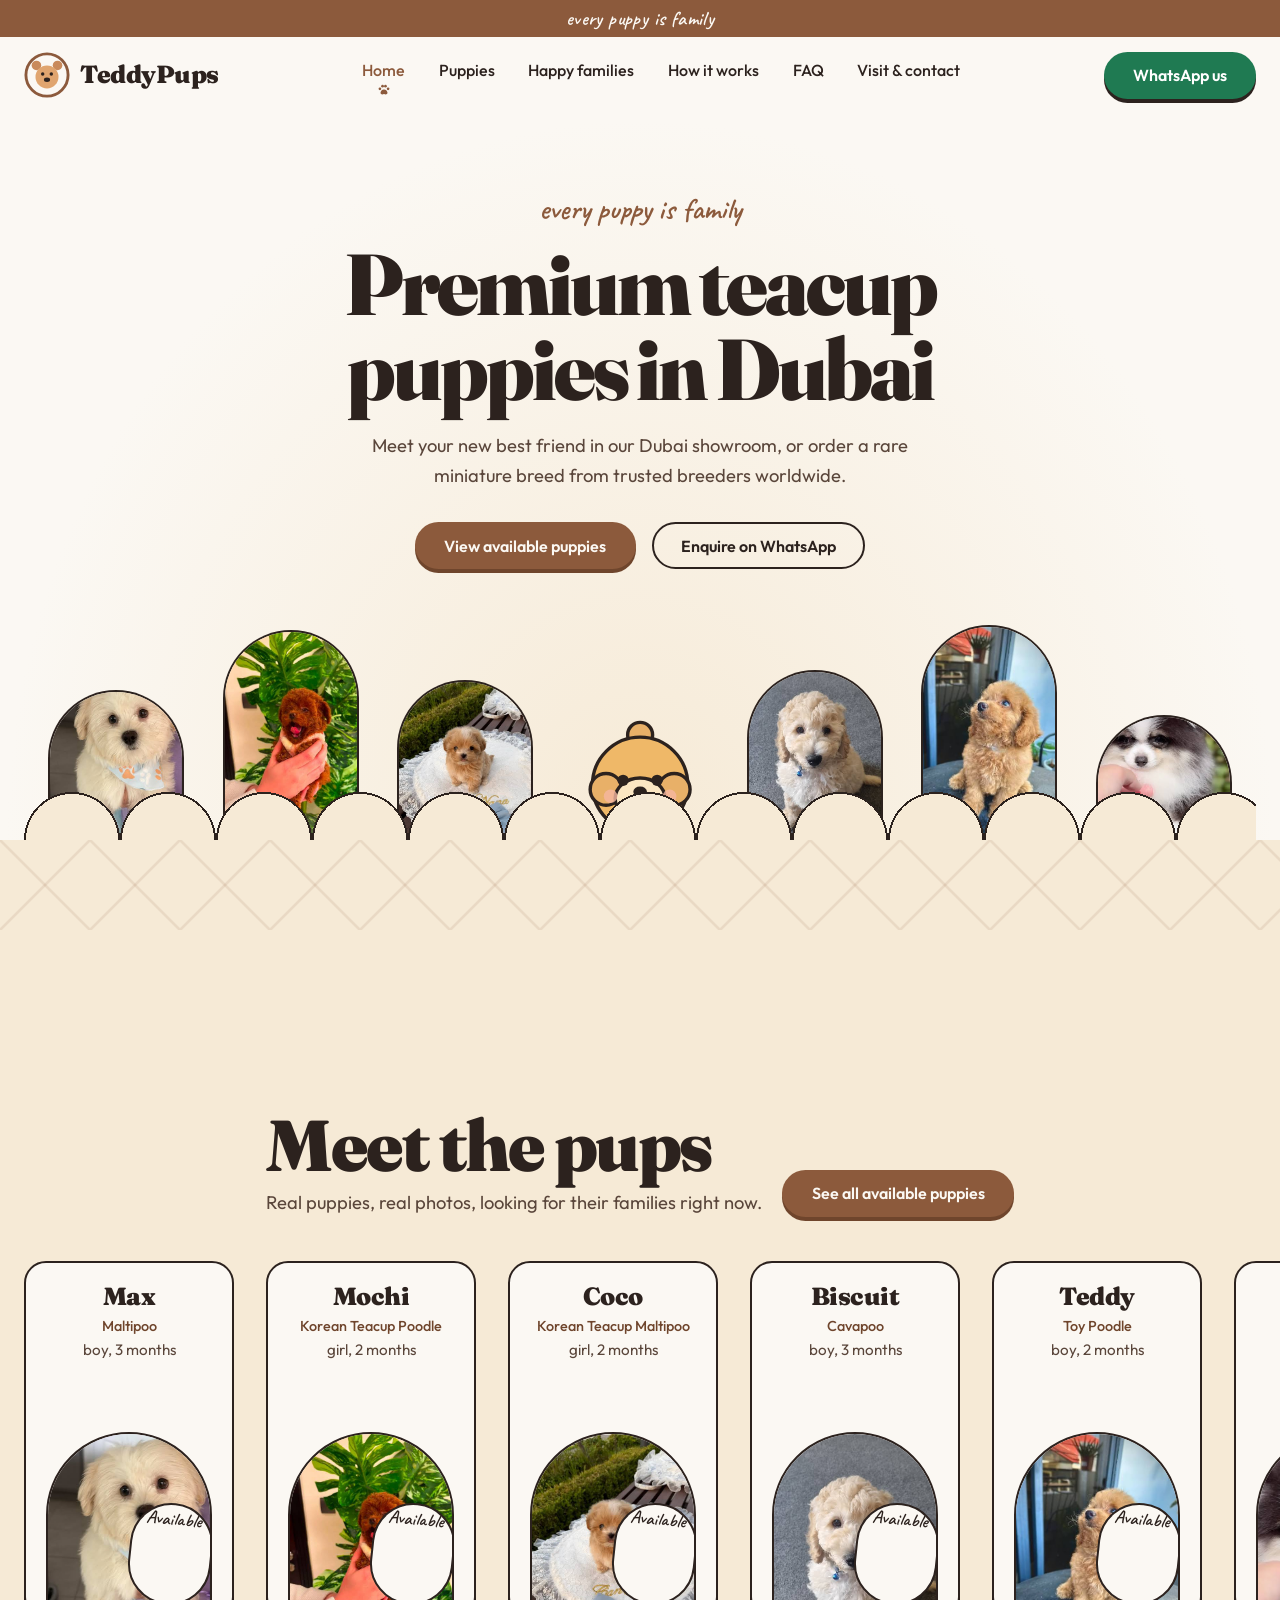
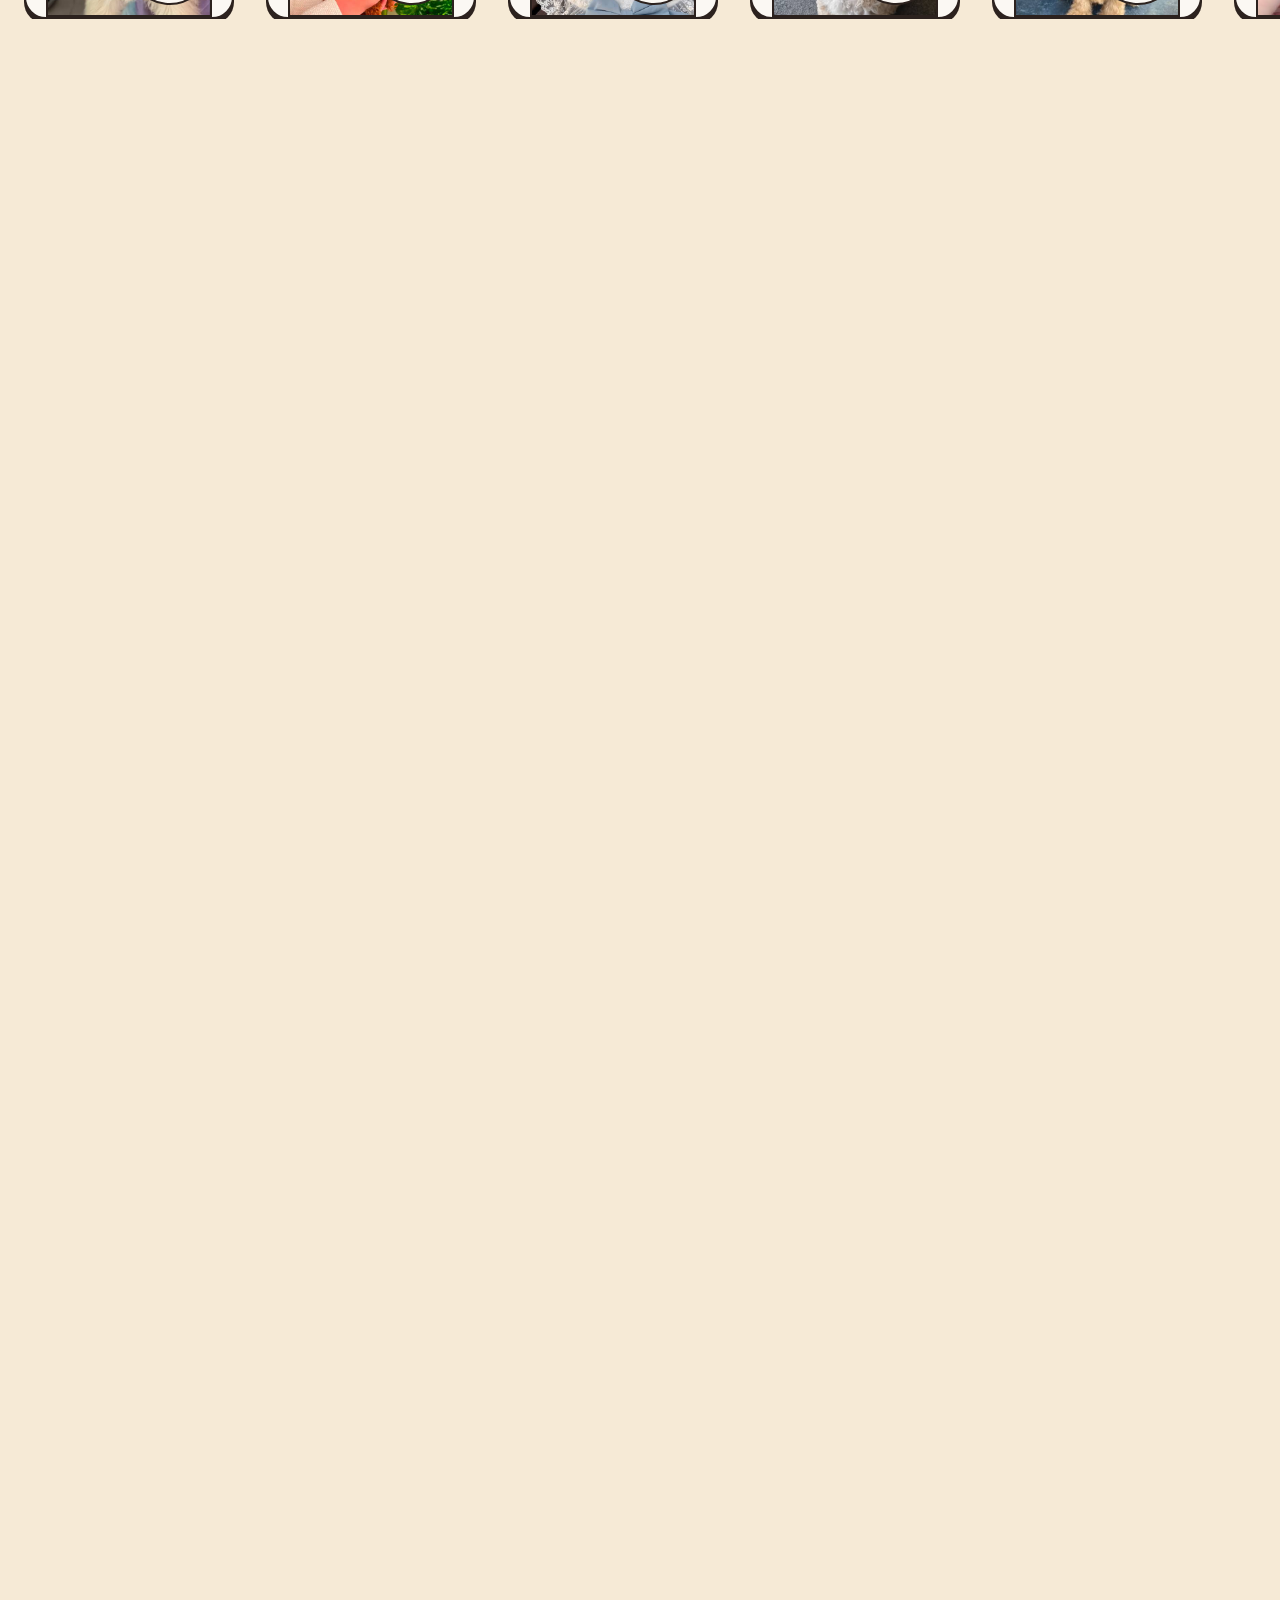
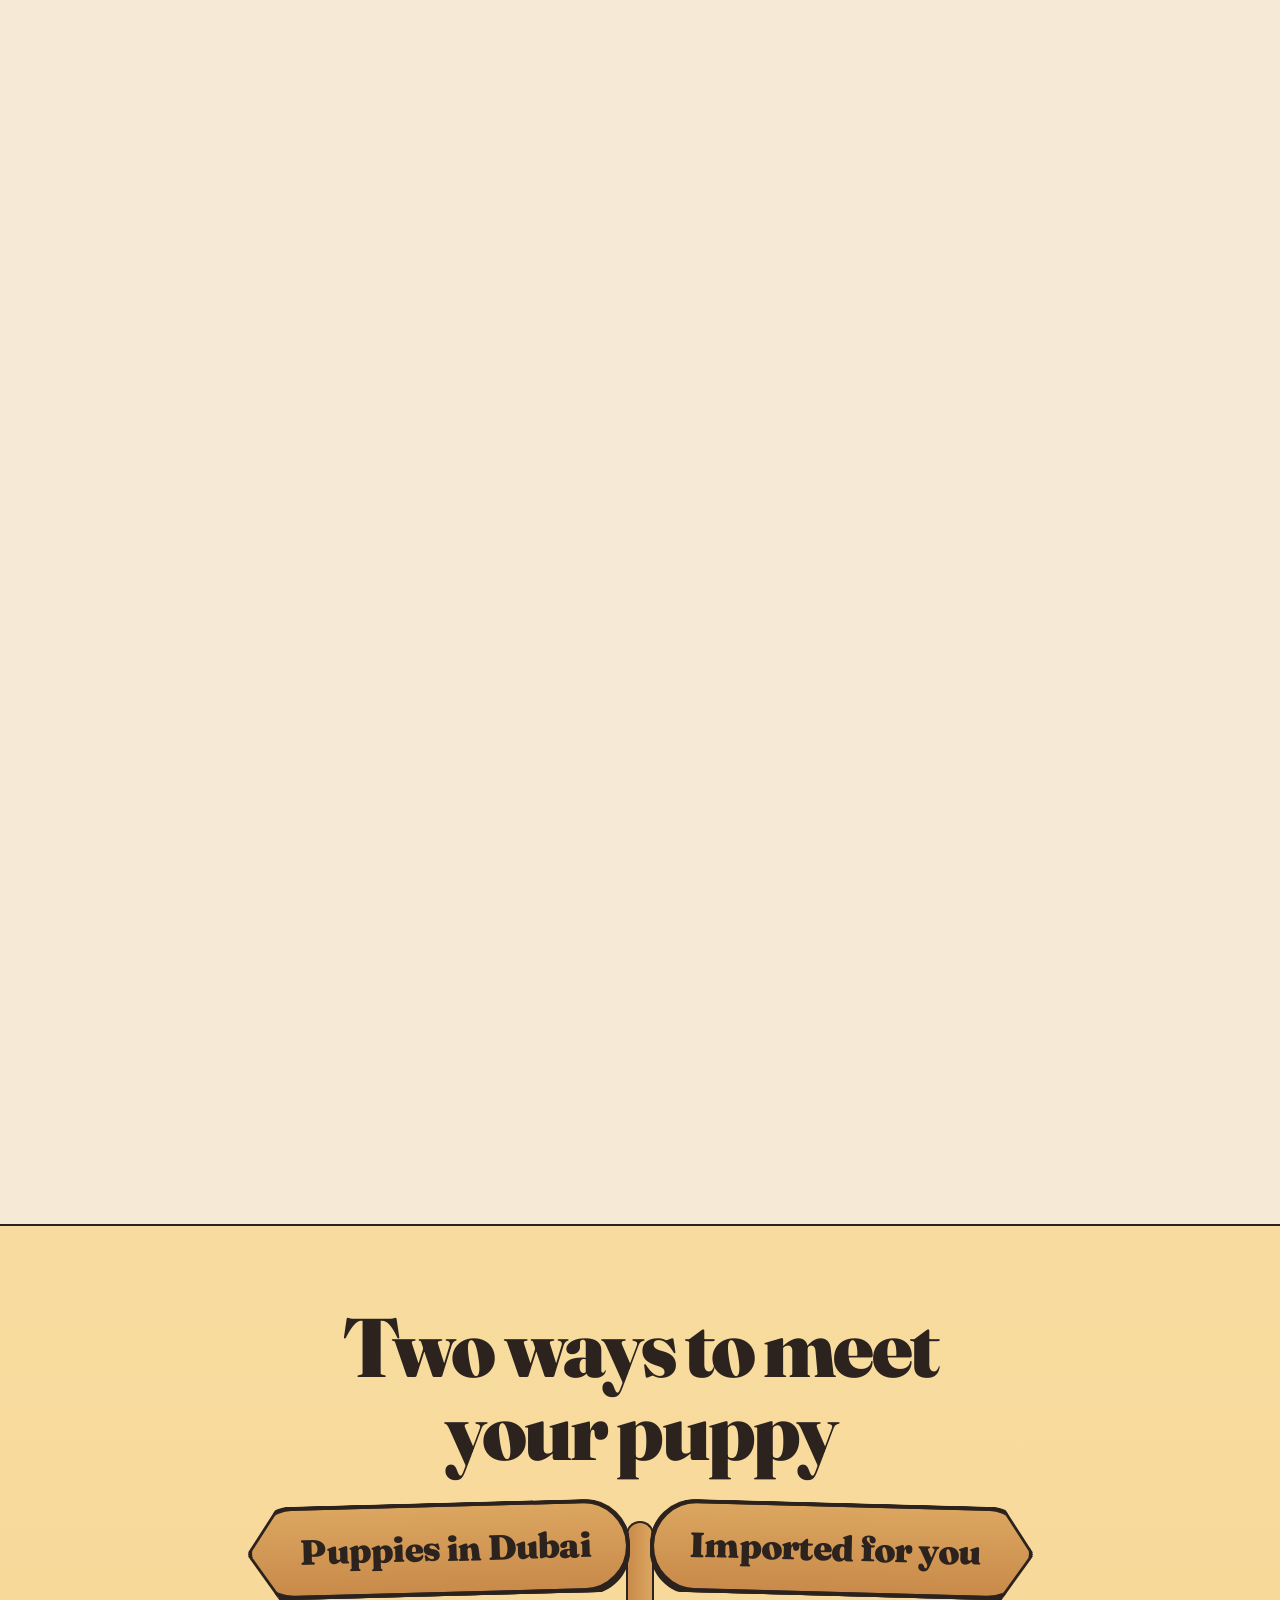
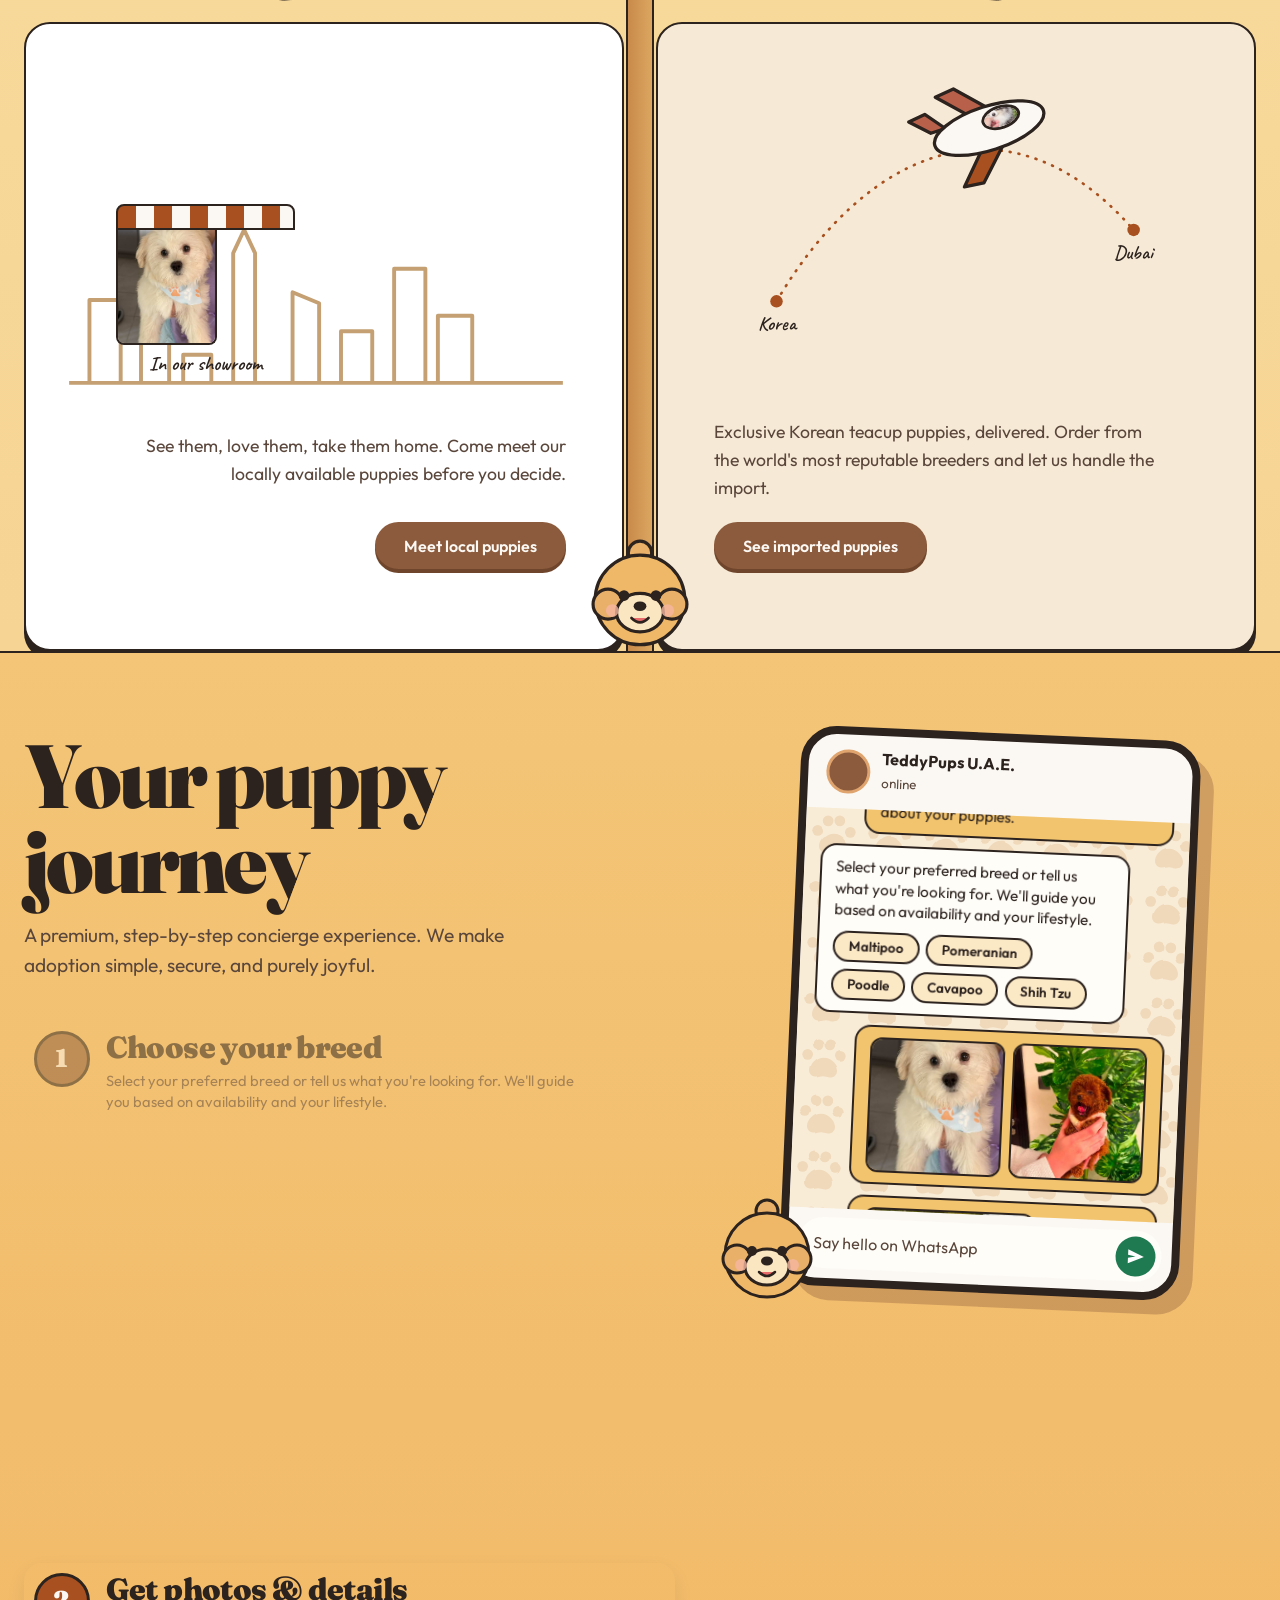
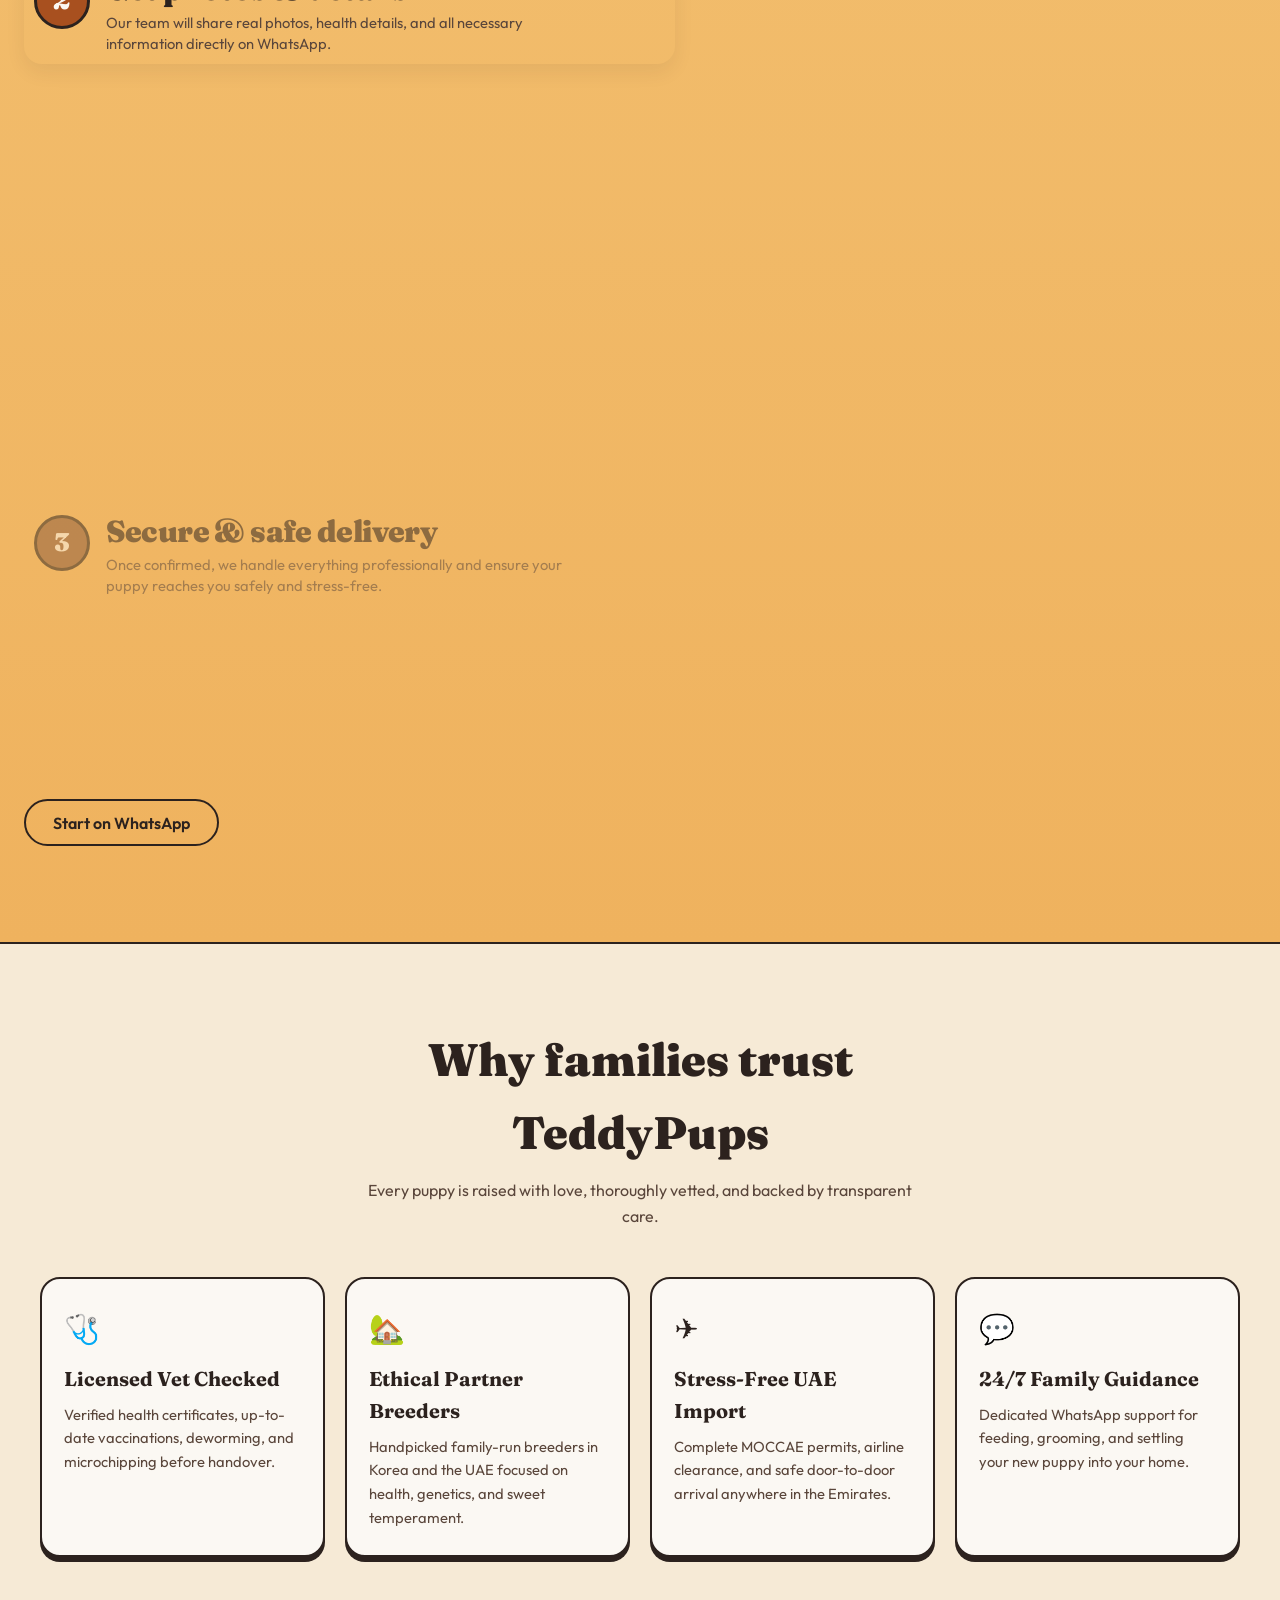
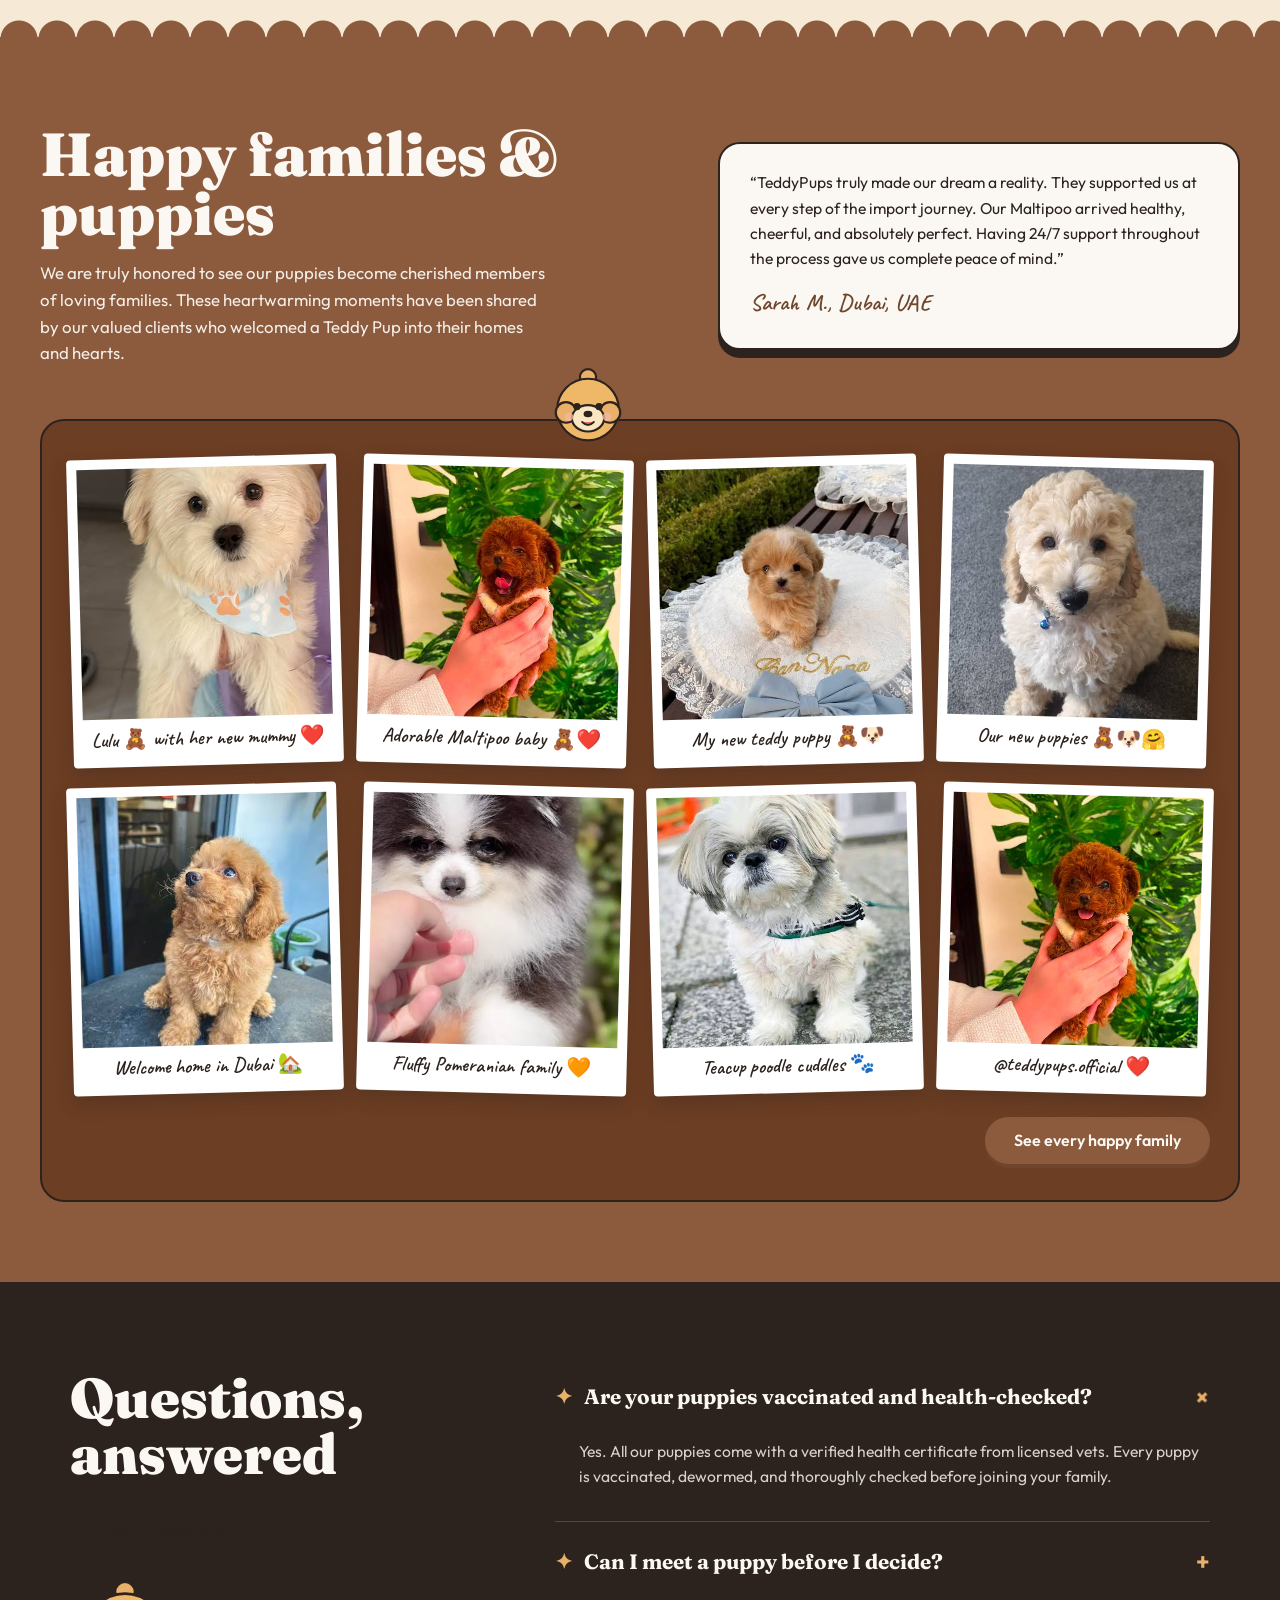
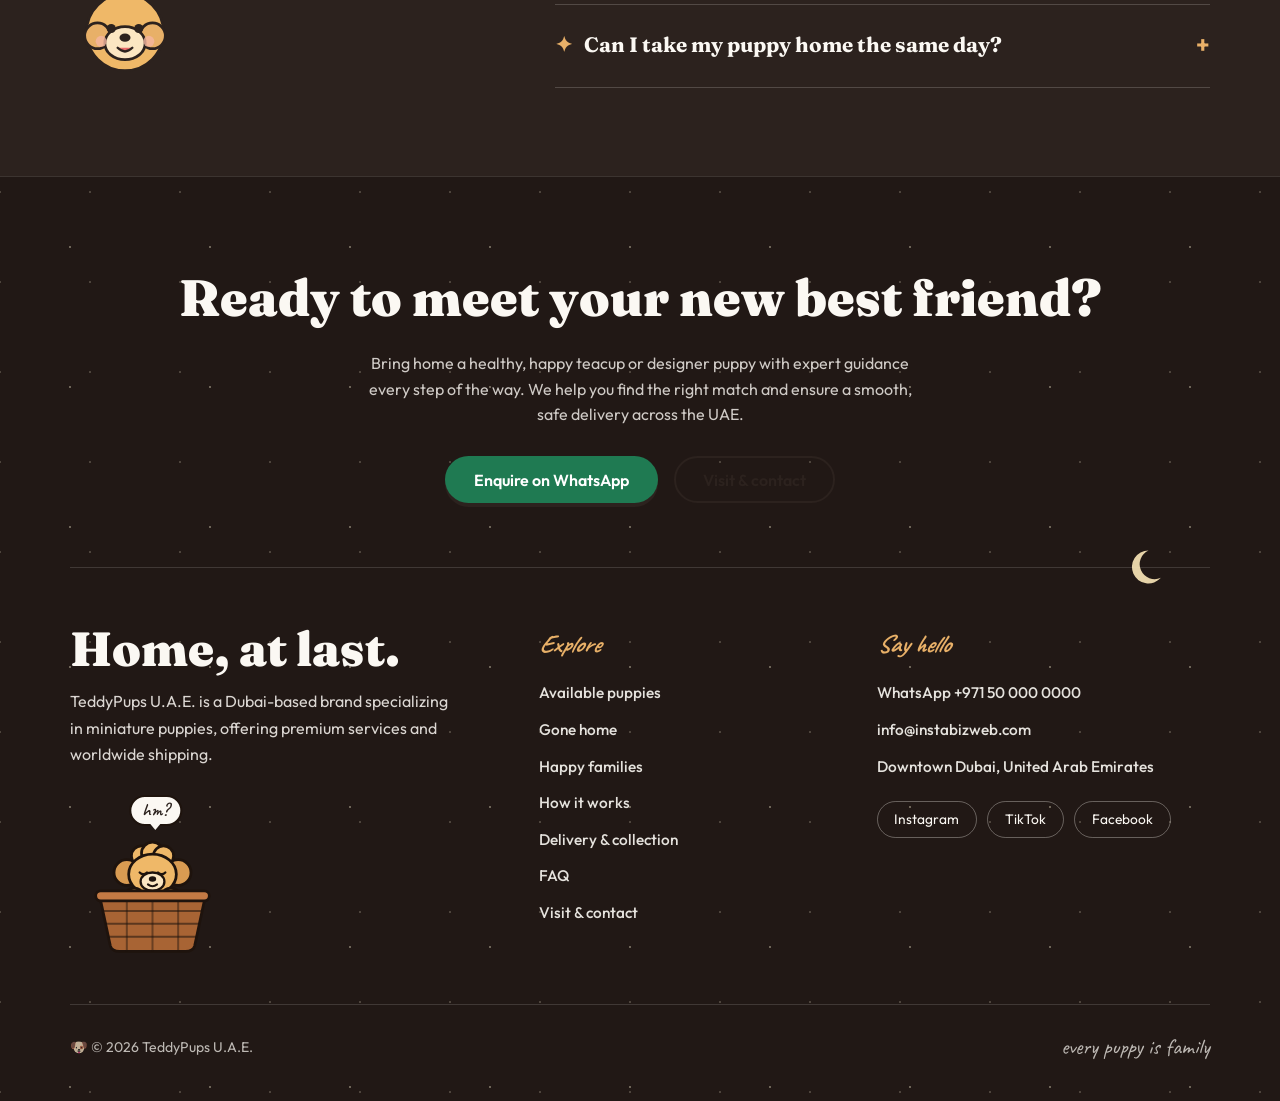
<file: index.html>
<!DOCTYPE html>
<html lang="en">
<head>
  <meta charset="UTF-8">
  <meta name="viewport" content="width=device-width, initial-scale=1">
  <title>TeddyPups U.A.E. | Premium teacup puppies in Dubai</title>
  <meta name="description" content="Meet your new best friend in our Dubai showroom, or order a rare miniature breed from trusted breeders worldwide.">
  <link rel="preconnect" href="https://fonts.googleapis.com">
  <link rel="preconnect" href="https://fonts.gstatic.com" crossorigin>
  <link href="https://fonts.googleapis.com/css2?family=Caveat:wght@500;600&family=Fraunces:opsz,wght@9..144,700;9..144,900&family=Outfit:wght@400;500;600&display=swap" rel="stylesheet">
  <link rel="stylesheet" href="style.css">
</head>
<body>
  <a class="skip-link" href="#main">Skip to content</a>

  <div class="topbar">
    <p>every puppy is family</p>
  </div>

  <header class="navbar" id="navbar">
    <div class="navbar__inner">
      <a class="logo" href="#home" aria-label="TeddyPups U.A.E. home">
        <svg class="logo__mark" viewBox="0 0 48 48" aria-hidden="true">
          <circle cx="24" cy="24" r="22" fill="#fbf8f3" stroke="#8c5a3c" stroke-width="3"/>
          <circle cx="13" cy="14" r="5" fill="#c98a5b"/>
          <circle cx="35" cy="14" r="5" fill="#c98a5b"/>
          <circle cx="24" cy="26" r="12" fill="#e0a56f"/>
          <circle cx="19.5" cy="23" r="1.8" fill="#2c221e"/>
          <circle cx="28.5" cy="23" r="1.8" fill="#2c221e"/>
          <ellipse cx="24" cy="29" rx="3.2" ry="2.3" fill="#2c221e"/>
        </svg>
        <span class="logo__text">TeddyPups</span>
      </a>

      <nav class="nav" id="nav" aria-label="Main">
        <ul class="nav__list">
          <li><a href="#home" class="nav__link is-active">Home</a></li>
          <li><a href="puppies.html" class="nav__link">Puppies</a></li>
          <li><a href="#happy-families" class="nav__link">Happy families</a></li>
          <li><a href="how-it-works.html" class="nav__link">How it works</a></li>
          <li><a href="faq.html" class="nav__link">FAQ</a></li>
          <li><a href="contact.html" class="nav__link">Visit &amp; contact</a></li>
        </ul>
        <a class="btn btn--whatsapp nav__cta-mobile" href="https://wa.me/971000000000" target="_blank" rel="noopener">WhatsApp us</a>
      </nav>

      <a class="btn btn--whatsapp nav__cta" href="https://wa.me/971000000000" target="_blank" rel="noopener">WhatsApp us</a>

      <button class="menu-toggle" id="menuToggle" type="button" aria-expanded="false" aria-controls="nav" aria-label="Open menu">
        <span class="menu-toggle__bar"></span>
        <span class="menu-toggle__bar"></span>
        <span class="menu-toggle__bar"></span>
      </button>
    </div>
  </header>

  <main id="main">
    <section class="hero" id="home">
      <p class="hero__tagline">every puppy is family</p>
      <h1 class="hero__title">Premium teacup puppies in Dubai</h1>
      <p class="hero__lead">Meet your new best friend in our Dubai showroom, or order a rare miniature breed from trusted breeders worldwide.</p>
      <div class="hero__actions">
        <a class="btn btn--primary" href="puppies.html">View available puppies</a>
        <a class="btn btn--outline" href="https://wa.me/971000000000" target="_blank" rel="noopener">Enquire on WhatsApp</a>
      </div>
      <div class="strip">
        <ul class="strip__row" id="featuredRow" aria-label="Featured puppies"></ul>
        <div class="strip__scallop" aria-hidden="true"></div>
      </div>
    </section>

    <section class="pups" id="puppies">
      <div class="pups__scroll" id="pupScroll">
        <div class="pups__sticky">
          <header class="pups__inner pups__head">
            <div>
              <h2 class="pups__title">Meet the pups</h2>
              <p class="pups__sub">Real puppies, real photos, looking for their families right now.</p>
            </div>
            <a class="btn btn--primary" href="https://wa.me/971000000000?text=Hi%21%20I%27d%20like%20to%20see%20all%20your%20available%20puppies." target="_blank" rel="noopener">See all available puppies</a>
          </header>
          <div class="pups__track" tabindex="0" aria-label="Available puppies, scroll sideways">
            <ul class="grid" id="pupGrid"></ul>
          </div>
        </div>
      </div>
    </section>
    <section class="ways" id="two-ways">
      <h2 class="ways__title">Two ways to meet your puppy</h2>
      <div class="ways__stage">
        <div class="ways__signs" aria-hidden="true">
          <span class="sign sign--left">Puppies in Dubai</span>
          <span class="sign sign--right">Imported for you</span>
        </div>
        <div class="ways__post" aria-hidden="true"></div>
        <div class="ways__split">
          <article class="way way--local">
            <h3 class="visually-hidden">Puppies in Dubai</h3>
            <div class="way__scene">
              <svg class="skyline" viewBox="0 0 640 240" preserveAspectRatio="xMidYMax meet" aria-hidden="true">
                <path d="M4 236H636M30 236V130H70V236M96 236V96H132V236M150 236V200H186V236M214 236V70l14-30 14 30V236M290 236V120l34 14V236M352 236V170H392V236M420 236V90H460V236M476 236V150H520V236"/>
              </svg>
              <figure class="shop">
                <div class="shop__awning"></div>
                <div class="shop__photo"><img src="image/max.jpg" alt="A puppy in our Dubai showroom" onerror="this.remove()"></div>
                <figcaption>In our showroom</figcaption>
              </figure>
            </div>
            <p>See them, love them, take them home. Come meet our locally available puppies before you decide.</p>
            <a class="btn btn--primary" href="#puppies">Meet local puppies</a>
          </article>

          <article class="way way--import">
            <h3 class="visually-hidden">Imported for you</h3>
            <div class="way__scene">
              <svg class="route" viewBox="0 0 560 280" aria-hidden="true">
                <path d="M70 230C170 60 330 -10 470 150" fill="none" stroke="#a8501f" stroke-width="3" stroke-linecap="round" stroke-dasharray="1 9"/>
                <circle cx="70" cy="230" r="7" fill="#a8501f"/><circle cx="470" cy="150" r="7" fill="#a8501f"/>
                <text x="70" y="262" text-anchor="middle">Korea</text>
                <text x="470" y="182" text-anchor="middle">Dubai</text>
              </svg>
              <div class="plane" aria-hidden="true">
                <svg viewBox="0 0 140 100"><g stroke="#2c221e" stroke-width="3" stroke-linejoin="round"><path d="M70 40L40 8l18-2 30 32z" fill="#b8604a"/><path d="M70 62L40 94l18 2 32-32z" fill="#a8501f"/><path d="M26 38L10 22l16-2 14 18z" fill="#b8604a"/><ellipse cx="78" cy="50" rx="52" ry="20" fill="#fbf8f3"/></g></svg>
                <span class="plane__window"><img src="image/Luna.jpg" alt="" onerror="this.remove()"></span>
              </div>
            </div>
            <p>Exclusive Korean teacup puppies, delivered. Order from the world's most reputable breeders and let us handle the import.</p>
            <a class="btn btn--primary" href="https://wa.me/971000000000?text=Hi%21%20I%27d%20like%20to%20order%20an%20imported%20puppy." target="_blank" rel="noopener">See imported puppies</a>
          </article>
        </div>
        <div class="ways__mascot" data-mascot aria-hidden="true"></div>
      </div>
    </section>

    <section class="journey" id="how-it-works">
      <div class="journey__inner">
        <div class="journey__steps">
          <h2 class="journey__title">Your puppy journey</h2>
          <p class="journey__sub">A premium, step-by-step concierge experience. We make adoption simple, secure, and purely joyful.</p>
          <ol class="steps">
            <li class="step-item"><button class="step is-active" type="button" data-step="0" aria-current="step">
              <span class="step__num">1</span>
              <span class="step__body"><strong>Choose your breed</strong><span>Select your preferred breed or tell us what you're looking for. We'll guide you based on availability and your lifestyle.</span></span>
            </button></li>
            <li class="step-item"><button class="step" type="button" data-step="1">
              <span class="step__num">2</span>
              <span class="step__body"><strong>Get photos &amp; details</strong><span>Our team will share real photos, health details, and all necessary information directly on WhatsApp.</span></span>
            </button></li>
            <li class="step-item"><button class="step" type="button" data-step="2">
              <span class="step__num">3</span>
              <span class="step__body"><strong>Secure &amp; safe delivery</strong><span>Once confirmed, we handle everything professionally and ensure your puppy reaches you safely and stress-free.</span></span>
            </button></li>
          </ol>
          <a class="btn btn--outline" href="https://wa.me/971000000000" target="_blank" rel="noopener">Start on WhatsApp</a>
        </div>
        <div class="journey__phone">
          <div class="phone">
            <div class="phone__head"><span class="phone__avatar"></span><div><strong>TeddyPups U.A.E.</strong><small>online</small></div></div>
            <div class="chat" id="chat" aria-live="polite"></div>
            <a class="phone__input" id="phoneSend" href="https://wa.me/971000000000" target="_blank" rel="noopener">
              <span>Say hello on WhatsApp</span>
              <span class="phone__send"><svg viewBox="0 0 24 24" width="20" height="20" fill="#fff" aria-hidden="true"><path d="M3 20.5v-6.8l9-1.7-9-1.7V3.5L22 12z"/></svg></span>
            </a>
          </div>
          <div class="journey__mascot" data-mascot aria-hidden="true"></div>
        </div>
      </div>

    </section>

    <!-- 4-BOX TRUST SECTION -->
    <section class="trust" id="trust">
      <div class="trust__inner">
        <header class="trust__head">
          <h2>Why families trust TeddyPups</h2>
          <p>Every puppy is raised with love, thoroughly vetted, and backed by transparent care.</p>
        </header>
        <div class="trust__grid">
          <article class="trust-box">
            <span class="trust-box__icon" aria-hidden="true">🩺</span>
            <h3>Licensed Vet Checked</h3>
            <p>Verified health certificates, up-to-date vaccinations, deworming, and microchipping before handover.</p>
          </article>
          <article class="trust-box">
            <span class="trust-box__icon" aria-hidden="true">🏡</span>
            <h3>Ethical Partner Breeders</h3>
            <p>Handpicked family-run breeders in Korea and the UAE focused on health, genetics, and sweet temperament.</p>
          </article>
          <article class="trust-box">
            <span class="trust-box__icon" aria-hidden="true">✈️</span>
            <h3>Stress-Free UAE Import</h3>
            <p>Complete MOCCAE permits, airline clearance, and safe door-to-door arrival anywhere in the Emirates.</p>
          </article>
          <article class="trust-box">
            <span class="trust-box__icon" aria-hidden="true">💬</span>
            <h3>24/7 Family Guidance</h3>
            <p>Dedicated WhatsApp support for feeding, grooming, and settling your new puppy into your home.</p>
          </article>
        </div>
      </div>
    </section>

     <!-- HAPPY FAMILIES & 8-PHOTO GALLERY -->
    <section class="families" id="happy-families">
      <div class="families__scallop" aria-hidden="true"></div>
      <div class="families__inner">
        <div class="families__top">
          <div>
            <h2 class="families__title">Happy families &amp; puppies</h2>
            <p class="families__lead">We are truly honored to see our puppies become cherished members of loving families. These heartwarming moments have been shared by our valued clients who welcomed a Teddy Pup into their homes and hearts.</p>
          </div>
          <figure class="testimonial">
            <blockquote>“TeddyPups truly made our dream a reality. They supported us at every step of the import journey. Our Maltipoo arrived healthy, cheerful, and absolutely perfect. Having 24/7 support throughout the process gave us complete peace of mind.”</blockquote>
            <figcaption>Sarah M., Dubai, UAE</figcaption>
          </figure>
        </div>

        <div class="families__shelf">
          <div class="families__mascot" data-mascot aria-hidden="true"></div>
          <ul class="polaroids">
            <li class="polaroid"><img src="image/max.jpg" alt="Lulu with her new mummy"><p>Lulu 🧸 with her new mummy ❤️</p></li>
            <li class="polaroid"><img src="image/mochi.jpg" alt="Adorable Maltipoo baby"><p>Adorable Maltipoo baby 🧸❤️</p></li>
            <li class="polaroid"><img src="image/coco.jpg" alt="My new teddy puppy"><p>My new teddy puppy 🧸🐶</p></li>
            <li class="polaroid"><img src="image/Biscuit.jpg" alt="Our new puppies"><p>Our new puppies 🧸🐶🤗</p></li>
            <li class="polaroid"><img src="image/Teddy.jpg" alt="Welcome home in Dubai"><p>Welcome home in Dubai 🏡</p></li>
            <li class="polaroid"><img src="image/Luna.jpg" alt="Fluffy Pomeranian family"><p>Fluffy Pomeranian family 🧡</p></li>
            <li class="polaroid"><img src="image/Bella.jpg" alt="Teacup poodle cuddles"><p>Teacup poodle cuddles 🐾</p></li>
            <li class="polaroid"><img src="image/Cleo.jpg" alt="@teddypups.official family"><p>@teddypups.official ❤️</p></li>
          </ul>
          <div class="families__cta">
            <a class="btn btn--primary" href="https://wa.me" target="_blank" rel="noopener">See every happy family</a>
          </div>
        </div>
      </div>
    </section>

    <!-- 3-QUESTION CLICKABLE FAQ ACCORDION -->
    <section class="faq" id="faq">
      <div class="faq__inner">
        <div class="faq__side">
          <h2 class="faq__title">Questions,<br>answered</h2>
          <a class="btn btn--outline btn--outline-light" href="https://wa.me" target="_blank" rel="noopener">Read all questions</a>
          <div class="faq__mascot" data-mascot aria-hidden="true"></div>
        </div>

        <div class="faq__list" id="faqAccordion">
          <div class="faq-item is-open">
            <button class="faq-item__q" type="button" aria-expanded="true">
              <span><i aria-hidden="true">✦</i> Are your puppies vaccinated and health-checked?</span>
              <span class="faq-item__icon" aria-hidden="true">+</span>
            </button>
            <div class="faq-item__a">
              <p>Yes. All our puppies come with a verified health certificate from licensed vets. Every puppy is vaccinated, dewormed, and thoroughly checked before joining your family.</p>
            </div>
          </div>

          <div class="faq-item">
            <button class="faq-item__q" type="button" aria-expanded="false">
              <span><i aria-hidden="true">✦</i> Can I meet a puppy before I decide?</span>
              <span class="faq-item__icon" aria-hidden="true">+</span>
            </button>
            <div class="faq-item__a" hidden>
              <p>Yes. Come meet our locally available puppies in our Downtown Dubai showroom and spend time bonding before making your decision.</p>
            </div>
          </div>

          <div class="faq-item">
            <button class="faq-item__q" type="button" aria-expanded="false">
              <span><i aria-hidden="true">✦</i> Can I take my puppy home the same day?</span>
              <span class="faq-item__icon" aria-hidden="true">+</span>
            </button>
            <div class="faq-item__a" hidden>
              <p>Local puppies are available immediately, so you can take your puppy home the same day.</p>
            </div>
          </div>
        </div>
      </div>
    </section>
  </main>


    <footer class="footer" id="contact">
    <!-- Subtle crescent moon -->
    <svg class="footer__moon" viewBox="0 0 64 64" aria-hidden="true">
      <path d="M40 8a24 24 0 1 0 18 39.8A20 20 0 0 1 40 8z" fill="#f7e3b5" />
    </svg>

    <div class="footer__inner">
      <div class="footer__cta">
        <h2>Ready to meet your new best friend?</h2>
        <p>Bring home a healthy, happy teacup or designer puppy with expert guidance every step of the way. We help you find the right match and ensure a smooth, safe delivery across the UAE.</p>
        <div class="footer__actions">
          <a class="btn btn--whatsapp" href="https://wa.me" target="_blank" rel="noopener">Enquire on WhatsApp</a>
          <a class="btn btn--outline btn--outline-light" href="#contact">Visit &amp; contact</a>
        </div>
      </div>

      <div class="footer__cols">
        <div class="footer__brand">
          <h3>Home, at last.</h3>
          <p>TeddyPups U.A.E. is a Dubai-based brand specializing in miniature puppies, offering premium services and worldwide shipping.</p>

          <div class="basket-pup" aria-hidden="true">
            <span class="basket-pup__bubble">hm?</span>
            <svg viewBox="0 0 180 145">
              <circle cx="62" cy="54" r="14" fill="#d99b52" stroke="#1e130d" stroke-width="3" />
              <circle cx="118" cy="54" r="14" fill="#d99b52" stroke="#1e130d" stroke-width="3" />
              <circle cx="78" cy="36" r="11" fill="#efb868" stroke="#1e130d" stroke-width="3" />
              <circle cx="90" cy="33" r="12" fill="#efb868" stroke="#1e130d" stroke-width="3" />
              <circle cx="102" cy="36" r="11" fill="#efb868" stroke="#1e130d" stroke-width="3" />
              <ellipse cx="90" cy="56" rx="26" ry="22" fill="#efb868" stroke="#1e130d" stroke-width="3" />
              <ellipse cx="90" cy="64" rx="13" ry="10" fill="#fbe6c2" stroke="#1e130d" stroke-width="2.5" />
              <path d="M76 54 q4 4 8 0" fill="none" stroke="#1e130d" stroke-width="2.5" stroke-linecap="round" />
              <path d="M96 54 q4 4 8 0" fill="none" stroke="#1e130d" stroke-width="2.5" stroke-linecap="round" />
              <ellipse cx="90" cy="61" rx="4" ry="3" fill="#1e130d" />
              <path d="M85 67 q5 4 10 0" fill="none" stroke="#1e130d" stroke-width="2.2" stroke-linecap="round" />
              <ellipse cx="70" cy="78" rx="9" ry="7" fill="#efb868" stroke="#1e130d" stroke-width="3" />
              <ellipse cx="110" cy="78" rx="9" ry="7" fill="#efb868" stroke="#1e130d" stroke-width="3" />
              <path d="M32 78 H148 L136 134 C135 138, 131 140, 126 140 H54 C49 140, 45 138, 44 134 Z" fill="#a86434" stroke="#1e130d" stroke-width="3" stroke-linejoin="round" />
              <rect x="28" y="74" width="124" height="11" rx="5.5" fill="#c47a44" stroke="#1e130d" stroke-width="3" />
              <path d="M36 96 H144 M39 110 H141 M42 124 H138" stroke="#1e130d" stroke-width="2.2" opacity="0.55" />
              <path d="M62 85 V140 M90 85 V140 M118 85 V140" stroke="#1e130d" stroke-width="2.2" opacity="0.45" />
            </svg>
          </div>
        </div>

        <div class="footer__col">
          <h4>Explore</h4>
          <ul>
            <li><a href="puppies.html">Available puppies</a></li>
            <li><a href="#happy-families">Gone home</a></li>
            <li><a href="#happy-families">Happy families</a></li>
            <li><a href="how-it-works.html">How it works</a></li>
            <li><a href="#two-ways">Delivery &amp; collection</a></li>
            <li><a href="faq.html">FAQ</a></li>
            <li><a href="contact.html">Visit &amp; contact</a></li>
          </ul>
        </div>

        <div class="footer__col">
          <h4>Say hello</h4>
          <ul>
            <li><a href="https://wa.me" target="_blank" rel="noopener">WhatsApp +971 50 000 0000</a></li>
            <li><a href="mailto:info@instabizweb.com">info@instabizweb.com</a></li>
            <li>Downtown Dubai, United Arab Emirates</li>
          </ul>
          <div class="footer__socials">
            <a href="#" target="_blank" rel="noopener">Instagram</a>
            <a href="#" target="_blank" rel="noopener">TikTok</a>
            <a href="#" target="_blank" rel="noopener">Facebook</a>
          </div>
        </div>
      </div>

      <div class="footer__bottom">
        <span>🐶 © 2026 TeddyPups U.A.E.</span>
        <span class="footer__tagline">every puppy is family</span>
      </div>
    </div>
  </footer>


        <div class="footer__col">

  <script src="script.js"></script>
</body>
</html>
</file>
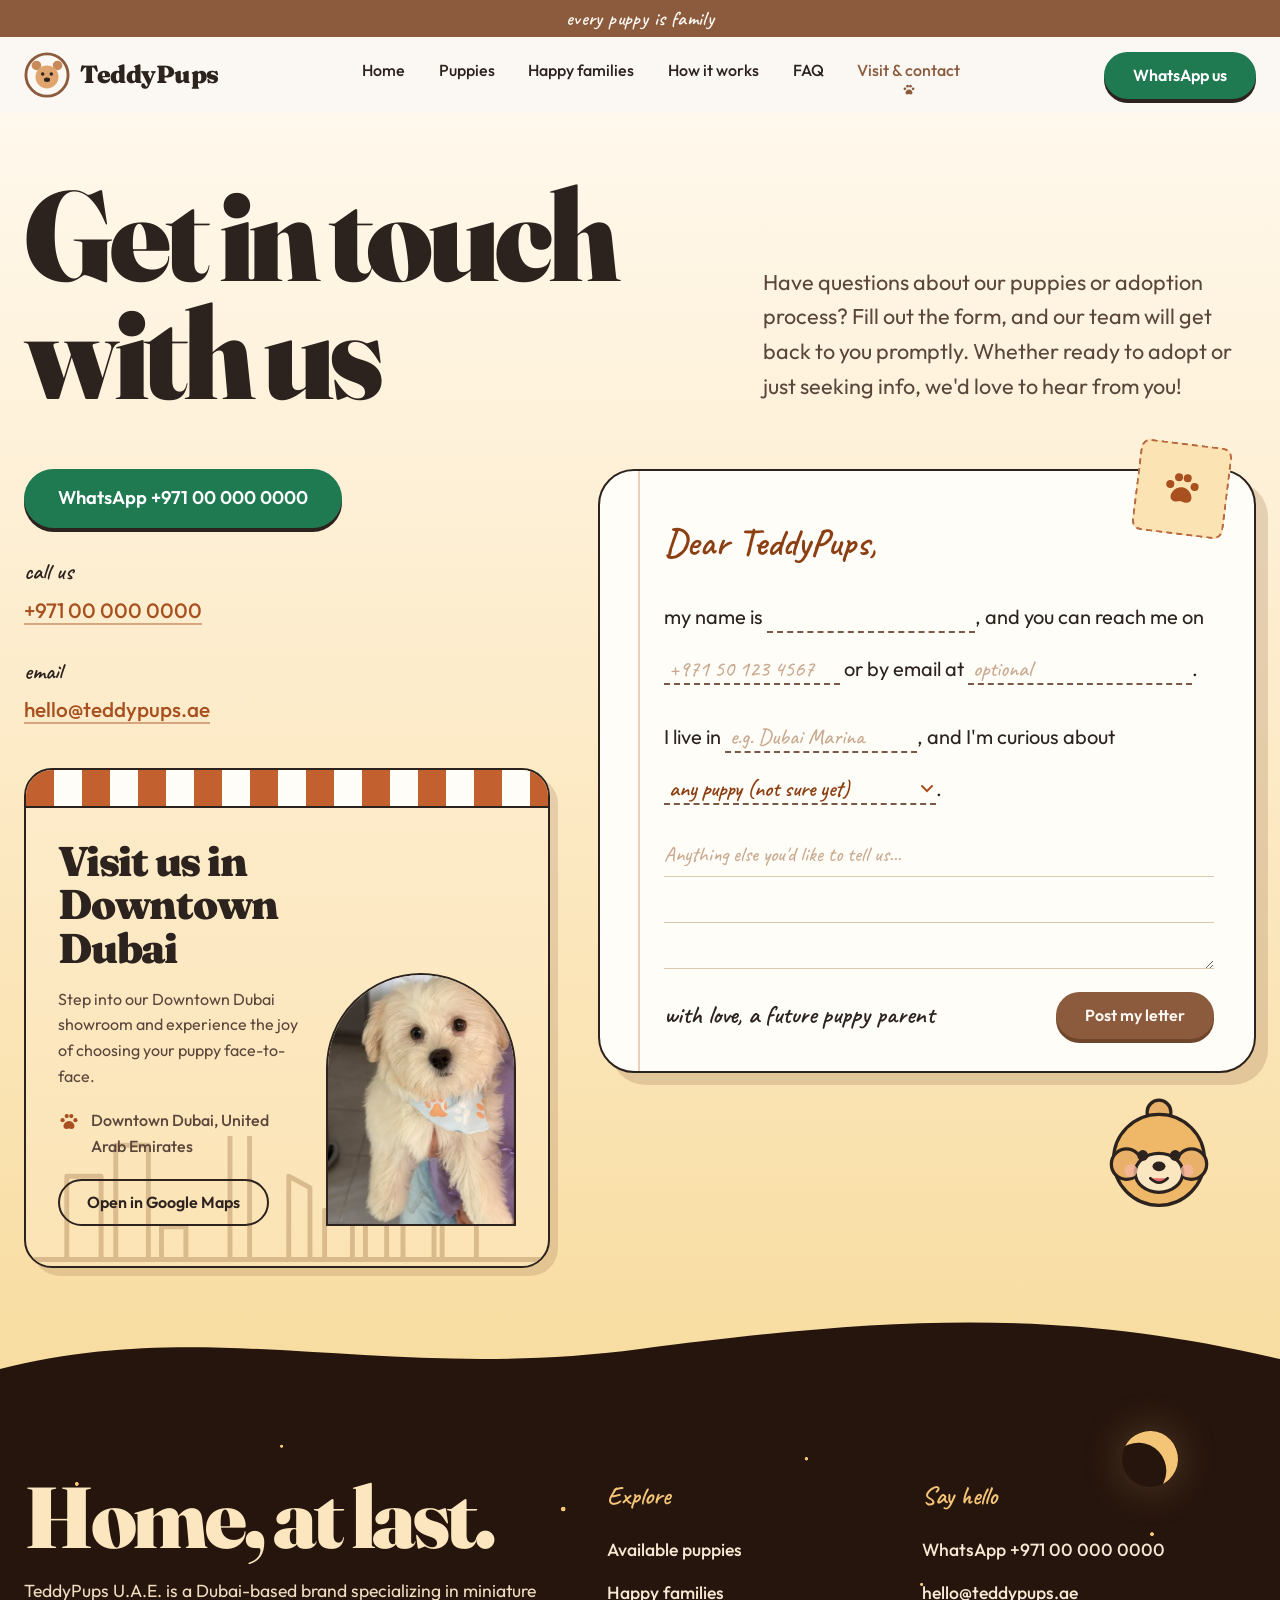
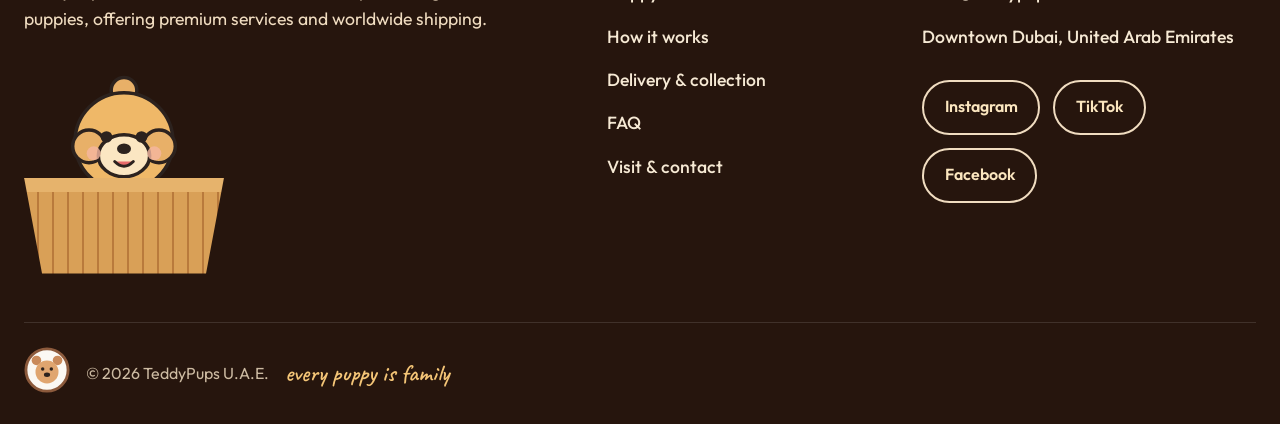
<file: contact.html>
<!DOCTYPE html>
<html lang="en">
<head>
  <meta charset="UTF-8">
  <meta name="viewport" content="width=device-width, initial-scale=1">
  <title>Visit &amp; contact | TeddyPups U.A.E.</title>
  <meta name="description" content="Visit our Downtown Dubai showroom or send us a letter. Our team will get back to you promptly.">
  <link rel="preconnect" href="https://fonts.googleapis.com">
  <link rel="preconnect" href="https://fonts.gstatic.com" crossorigin>
  <link href="https://fonts.googleapis.com/css2?family=Caveat:wght@500;600&family=Fraunces:opsz,wght@9..144,700;9..144,900&family=Outfit:wght@400;500;600&display=swap" rel="stylesheet">
  <link rel="stylesheet" href="contact.css">
</head>
<body class="ct">
  <a class="skip-link" href="#main">Skip to content</a>

  <div class="topbar">
    <p>every puppy is family</p>
  </div>

  <header class="navbar" id="navbar">
    <div class="navbar__inner">
      <a class="logo" href="index.html" aria-label="TeddyPups U.A.E. home">
        <svg class="logo__mark" viewBox="0 0 48 48" aria-hidden="true">
          <circle cx="24" cy="24" r="22" fill="#fbf8f3" stroke="#8c5a3c" stroke-width="3"/>
          <circle cx="13" cy="14" r="5" fill="#c98a5b"/>
          <circle cx="35" cy="14" r="5" fill="#c98a5b"/>
          <circle cx="24" cy="26" r="12" fill="#e0a56f"/>
          <circle cx="19.5" cy="23" r="1.8" fill="#2c221e"/>
          <circle cx="28.5" cy="23" r="1.8" fill="#2c221e"/>
          <ellipse cx="24" cy="29" rx="3.2" ry="2.3" fill="#2c221e"/>
        </svg>
        <span class="logo__text">TeddyPups</span>
      </a>

      <nav class="nav" id="nav" aria-label="Main">
        <ul class="nav__list">
          <li><a href="index.html#home" class="nav__link">Home</a></li>
          <li><a href="puppies.html" class="nav__link">Puppies</a></li>
          <li><a href="index.html#happy-families" class="nav__link">Happy families</a></li>
          <li><a href="how-it-works.html" class="nav__link">How it works</a></li>
          <li><a href="faq.html" class="nav__link">FAQ</a></li>
          <li><a href="contact.html" class="nav__link is-active">Visit &amp; contact</a></li>
        </ul>
        <a class="btn btn--whatsapp nav__cta-mobile" href="https://wa.me/971000000000" target="_blank" rel="noopener">WhatsApp us</a>
      </nav>

      <a class="btn btn--whatsapp nav__cta" href="https://wa.me/971000000000" target="_blank" rel="noopener">WhatsApp us</a>

      <button class="menu-toggle" id="menuToggle" type="button" aria-expanded="false" aria-controls="nav" aria-label="Open menu">
        <span class="menu-toggle__bar"></span>
        <span class="menu-toggle__bar"></span>
        <span class="menu-toggle__bar"></span>
      </button>
    </div>
  </header>

  <main id="main">
    <section class="ct-head wrap" id="get-in-touch">
      <h1 class="ct-title">Get in touch<br>with us</h1>
      <p class="ct-lead">Have questions about our puppies or adoption process? Fill out the form, and our team will get back to you promptly. Whether ready to adopt or just seeking info, we'd love to hear from you!</p>
    </section>

    <section class="ct-body wrap">
      <div class="ct-info">
        <a class="btn btn--whatsapp btn--lg" href="https://wa.me/971000000000" target="_blank" rel="noopener">WhatsApp +971 00 000 0000</a>
        <div><p class="ct-label">call us</p><a class="ct-link" href="tel:+971000000000">+971 00 000 0000</a></div>
        <div><p class="ct-label">email</p><a class="ct-link" href="mailto:hello@teddypups.ae">hello@teddypups.ae</a></div>

        <article class="visit">
          <div class="visit__awning" aria-hidden="true"></div>
          <svg class="visit__sky sk sk--tan" viewBox="0 0 640 260" preserveAspectRatio="xMidYMax slice" aria-hidden="true"><path d="M10 252H630M50 252V150H92V252M110 252V112H150V252M166 252V212H196V252M250 252V92l12-34 12 34V252M322 252V150l26 14V252M366 252V192H400V252M416 252V130l26 14V252M462 252V110H500V252M510 252V198H552V252"/></svg>
          <div class="visit__inner">
            <div>
              <h2>Visit us in<br>Downtown Dubai</h2>
              <p>Step into our Downtown Dubai showroom and experience the joy of choosing your puppy face-to-face.</p>
              <p class="visit__where"><svg viewBox="0 0 24 24" aria-hidden="true"><circle cx="5" cy="10" r="2.3"/><circle cx="9.5" cy="5.5" r="2.3"/><circle cx="14.5" cy="5.5" r="2.3"/><circle cx="19" cy="10" r="2.3"/><path d="M12 11c-3.5 0-6 3.2-6 5.7 0 1.9 1.5 2.8 3 2.8 1.2 0 2-.5 3-.5s1.8.5 3 .5c1.5 0 3-.9 3-2.8 0-2.5-2.5-5.7-6-5.7z"/></svg><span>Downtown Dubai, United Arab Emirates</span></p>
              <a class="btn btn--outline" href="https://www.google.com/maps/search/?api=1&amp;query=Downtown+Dubai" target="_blank" rel="noopener">Open in Google Maps</a>
            </div>
            <div class="visit__photo"><img src="image/max.jpg" alt="A puppy in our Downtown Dubai showroom" onerror="this.remove()"></div>
          </div>
        </article>
      </div>

      <div>
        <form class="letter" id="letter">
          <span class="letter__stamp" aria-hidden="true"><svg viewBox="0 0 24 24" aria-hidden="true"><circle cx="5" cy="10" r="2.3"/><circle cx="9.5" cy="5.5" r="2.3"/><circle cx="14.5" cy="5.5" r="2.3"/><circle cx="19" cy="10" r="2.3"/><path d="M12 11c-3.5 0-6 3.2-6 5.7 0 1.9 1.5 2.8 3 2.8 1.2 0 2-.5 3-.5s1.8.5 3 .5c1.5 0 3-.9 3-2.8 0-2.5-2.5-5.7-6-5.7z"/></svg></span>
          <p class="letter__dear">Dear TeddyPups,</p>
          <p class="line">my name is <input class="fill fill--name" name="name" type="text" required autocomplete="name" aria-label="Your name">, and you can reach me on <input class="fill fill--tel" name="phone" type="tel" required autocomplete="tel" placeholder="+971 50 123 4567" aria-label="Your phone number"> or by email at <input class="fill fill--mail" name="email" type="email" autocomplete="email" placeholder="optional" aria-label="Your email (optional)">.</p>
          <p class="line">I live in <input class="fill fill--city" name="city" type="text" autocomplete="address-level2" placeholder="e.g. Dubai Marina" aria-label="Where you live">, and I'm curious about
            <select class="fill" name="interest" aria-label="Which puppy you are curious about">
              <option>any puppy (not sure yet)</option>
              <option>a Maltipoo</option>
              <option>a Pomeranian</option>
              <option>a Poodle</option>
              <option>a Cavapoo</option>
              <option>a Shih Tzu</option>
              <option>an imported Korean teacup puppy</option>
            </select>.</p>
          <textarea class="letter__notes" name="notes" rows="3" placeholder="Anything else you'd like to tell us..." aria-label="Anything else you would like to tell us"></textarea>
          <div class="letter__foot">
            <p class="letter__sign">with love, a future puppy parent</p>
            <button class="btn btn--primary" type="submit">Post my letter</button>
          </div>
          <p class="letter__msg" id="letterMsg" role="status" hidden></p>
        </form>
        <div class="ct-pup" data-mascot aria-hidden="true"></div>
      </div>
    </section>
  </main>

  <footer class="footer" id="contact">
    <svg class="footer__wave" viewBox="0 0 1440 90" preserveAspectRatio="none" aria-hidden="true"><path d="M0 62C240 8 430 76 720 42S1200 2 1440 52V90H0z"/></svg>
    <div class="footer__stars" aria-hidden="true"></div>
    <span class="footer__moon" aria-hidden="true"></span>
    <div class="footer__inner">
      <div class="footer__intro">
        <h2 class="footer__big">Home, at last.</h2>
        <p>TeddyPups U.A.E. is a Dubai-based brand specializing in miniature puppies, offering premium services and worldwide shipping.</p>
        <div class="footer__pet" aria-hidden="true"><div class="footer__pup" data-mascot></div><span class="footer__basket"></span></div>
      </div>
      <nav aria-label="Footer">
        <h3>Explore</h3>
        <ul>
          <li><a href="puppies.html">Available puppies</a></li>
          <li><a href="index.html#happy-families">Happy families</a></li>
          <li><a href="how-it-works.html">How it works</a></li>
          <li><a href="how-it-works.html#delivery">Delivery &amp; collection</a></li>
          <li><a href="faq.html">FAQ</a></li>
          <li><a href="contact.html">Visit &amp; contact</a></li>
        </ul>
      </nav>
      <div>
        <h3>Say hello</h3>
        <ul>
          <li><a href="https://wa.me/971000000000" target="_blank" rel="noopener">WhatsApp +971 00 000 0000</a></li>
          <li><a href="mailto:hello@teddypups.ae">hello@teddypups.ae</a></li>
          <li>Downtown Dubai, United Arab Emirates</li>
        </ul>
        <div class="socials">
          <a class="social" href="https://www.instagram.com/teddypups.official/" target="_blank" rel="noopener">Instagram</a>
          <a class="social" href="https://www.tiktok.com/" target="_blank" rel="noopener">TikTok</a>
          <a class="social" href="https://www.facebook.com/" target="_blank" rel="noopener">Facebook</a>
        </div>
      </div>
    </div>
    <div class="footer__bar">
      <span class="footer__logo"><svg width="46" height="46" viewBox="0 0 48 48" aria-hidden="true">
          <circle cx="24" cy="24" r="22" fill="#fbf8f3" stroke="#8c5a3c" stroke-width="3"/>
          <circle cx="13" cy="14" r="5" fill="#c98a5b"/>
          <circle cx="35" cy="14" r="5" fill="#c98a5b"/>
          <circle cx="24" cy="26" r="12" fill="#e0a56f"/>
          <circle cx="19.5" cy="23" r="1.8" fill="#2c221e"/>
          <circle cx="28.5" cy="23" r="1.8" fill="#2c221e"/>
          <ellipse cx="24" cy="29" rx="3.2" ry="2.3" fill="#2c221e"/>
        </svg></span>
      <p>© 2026 TeddyPups U.A.E.</p>
      <p class="footer__tag">every puppy is family</p>
    </div>
  </footer>

  <script src="contact.js"></script>
</body>
</html>
</file>
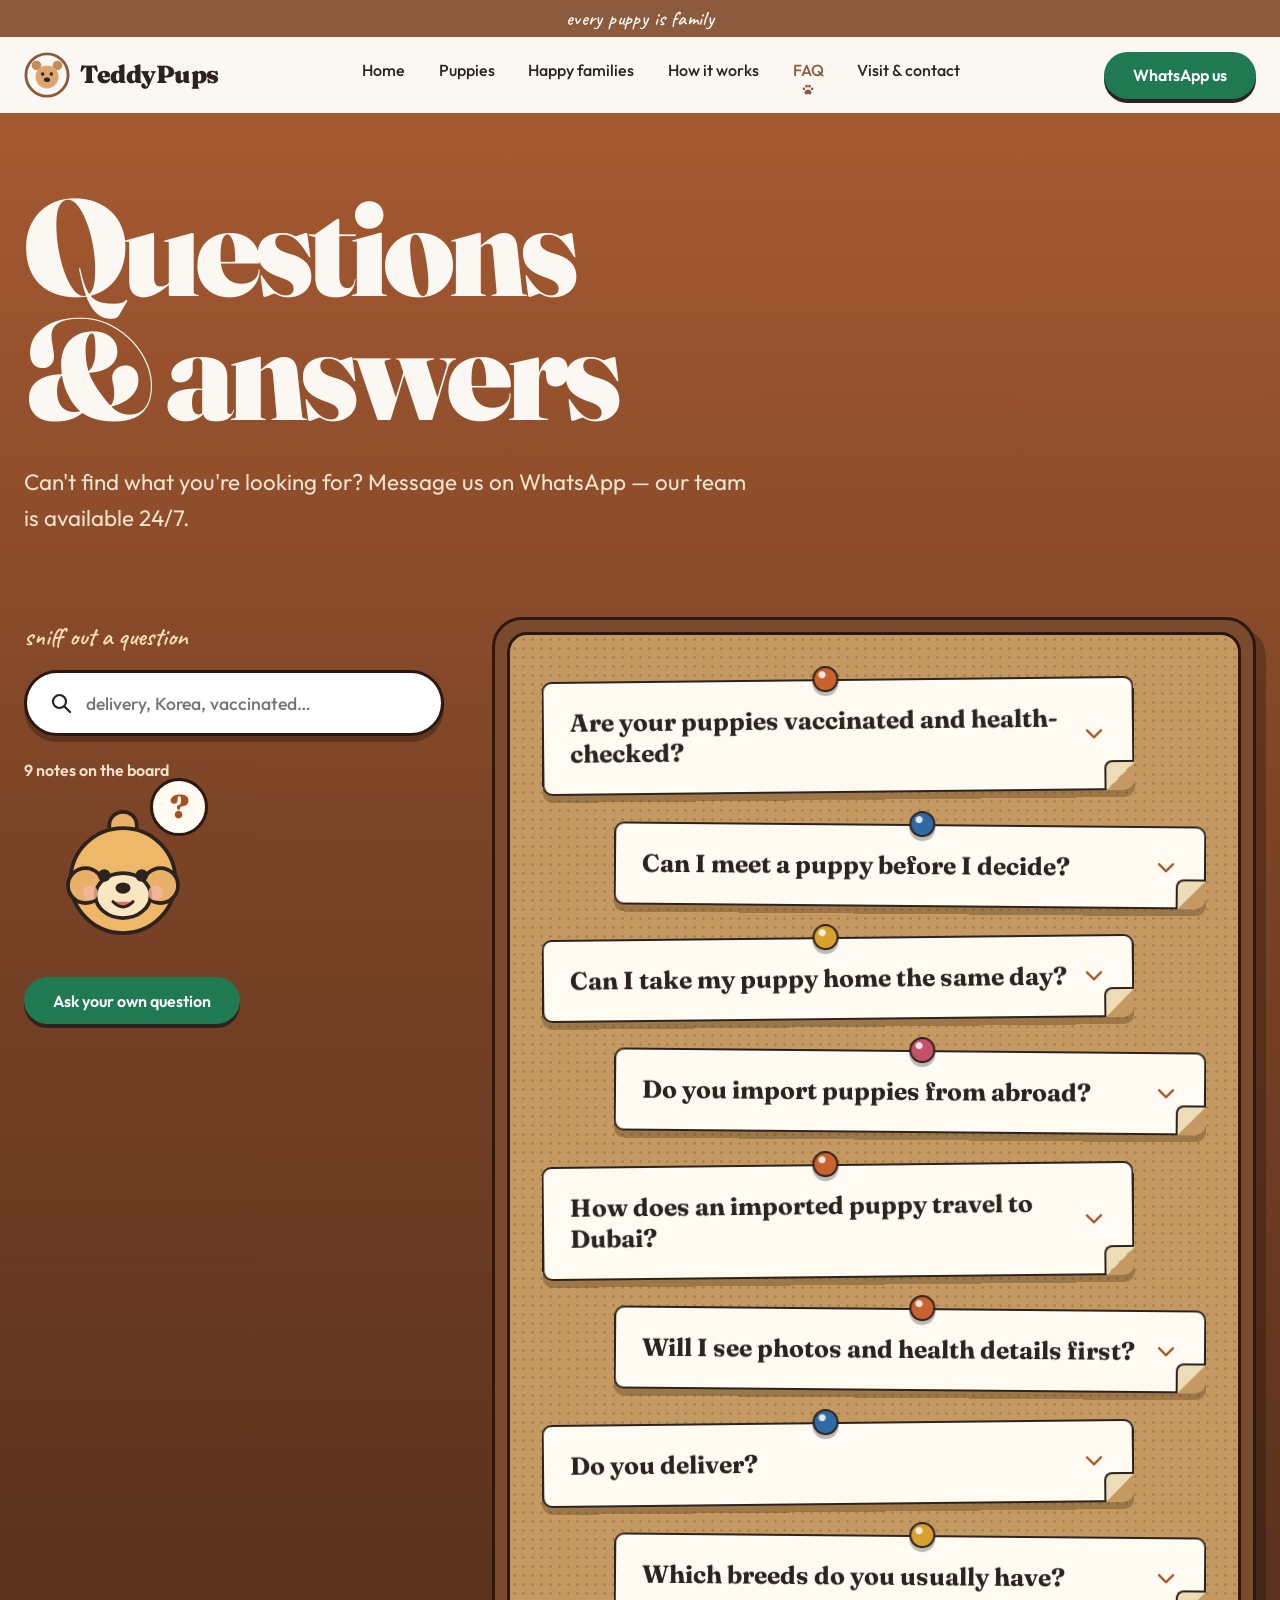
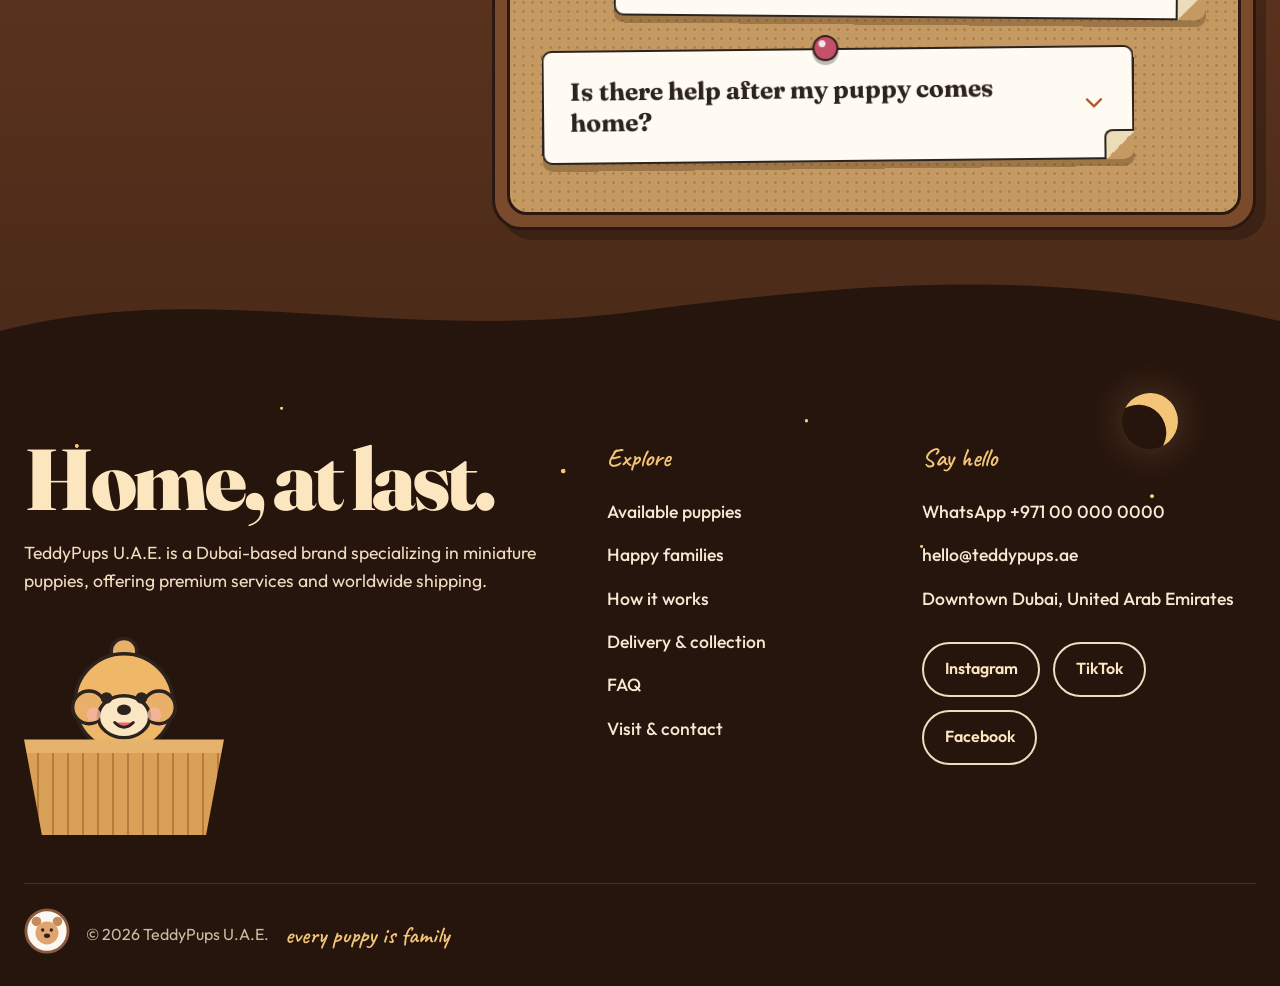
<file: faq.html>
<!DOCTYPE html>
<html lang="en">
<head>
  <meta charset="UTF-8">
  <meta name="viewport" content="width=device-width, initial-scale=1">
  <title>Questions &amp; answers | TeddyPups U.A.E.</title>
  <meta name="description" content="Answers about health checks, visiting, delivery and importing puppies from Korea.">
  <link rel="preconnect" href="https://fonts.googleapis.com">
  <link rel="preconnect" href="https://fonts.gstatic.com" crossorigin>
  <link href="https://fonts.googleapis.com/css2?family=Caveat:wght@500;600&family=Fraunces:opsz,wght@9..144,700;9..144,900&family=Outfit:wght@400;500;600&display=swap" rel="stylesheet">
  <link rel="stylesheet" href="faq.css">
</head>
<body class="fq-page">
  <a class="skip-link" href="#main">Skip to content</a>

  <div class="topbar">
    <p>every puppy is family</p>
  </div>

  <header class="navbar" id="navbar">
    <div class="navbar__inner">
      <a class="logo" href="index.html" aria-label="TeddyPups U.A.E. home">
        <svg class="logo__mark" viewBox="0 0 48 48" aria-hidden="true">
          <circle cx="24" cy="24" r="22" fill="#fbf8f3" stroke="#8c5a3c" stroke-width="3"/>
          <circle cx="13" cy="14" r="5" fill="#c98a5b"/>
          <circle cx="35" cy="14" r="5" fill="#c98a5b"/>
          <circle cx="24" cy="26" r="12" fill="#e0a56f"/>
          <circle cx="19.5" cy="23" r="1.8" fill="#2c221e"/>
          <circle cx="28.5" cy="23" r="1.8" fill="#2c221e"/>
          <ellipse cx="24" cy="29" rx="3.2" ry="2.3" fill="#2c221e"/>
        </svg>
        <span class="logo__text">TeddyPups</span>
      </a>

      <nav class="nav" id="nav" aria-label="Main">
        <ul class="nav__list">
          <li><a href="index.html#home" class="nav__link">Home</a></li>
          <li><a href="puppies.html" class="nav__link">Puppies</a></li>
          <li><a href="index.html#happy-families" class="nav__link">Happy families</a></li>
          <li><a href="how-it-works.html" class="nav__link">How it works</a></li>
          <li><a href="faq.html" class="nav__link is-active">FAQ</a></li>
          <li><a href="contact.html" class="nav__link">Visit &amp; contact</a></li>
        </ul>
        <a class="btn btn--whatsapp nav__cta-mobile" href="https://wa.me/971000000000" target="_blank" rel="noopener">WhatsApp us</a>
      </nav>

      <a class="btn btn--whatsapp nav__cta" href="https://wa.me/971000000000" target="_blank" rel="noopener">WhatsApp us</a>

      <button class="menu-toggle" id="menuToggle" type="button" aria-expanded="false" aria-controls="nav" aria-label="Open menu">
        <span class="menu-toggle__bar"></span>
        <span class="menu-toggle__bar"></span>
        <span class="menu-toggle__bar"></span>
      </button>
    </div>
  </header>

  <main id="main">
    <section class="fq-hero wrap">
      <h1 class="fq-title">Questions<br>&amp; answers</h1>
      <p class="fq-sub">Can't find what you're looking for? Message us on WhatsApp — our team is available 24/7.</p>
    </section>

    <section class="fq-body wrap">
      <aside class="fq-side">
        <label class="fq-label" for="faqSearch">sniff out a question</label>
        <div class="fq-search">
          <svg viewBox="0 0 24 24" fill="none" stroke="currentColor" stroke-width="2.2" stroke-linecap="round" aria-hidden="true"><circle cx="10.5" cy="10.5" r="6.5"/><path d="M15.5 15.5L21 21"/></svg>
          <input id="faqSearch" type="search" placeholder="delivery, Korea, vaccinated…" autocomplete="off">
        </div>
        <p class="fq-count" id="faqCount" aria-live="polite"></p>
        <div class="fq-pet" aria-hidden="true"><span class="fq-bubble">?</span><div data-mascot></div></div>
        <a class="btn btn--whatsapp" href="https://wa.me/971000000000?text=Hi%21%20I%20have%20a%20question." target="_blank" rel="noopener">Ask your own question</a>
      </aside>
      <div class="board">
        <div class="board__cork">
          <ul class="notes" id="notes"></ul>
          <p class="notes__empty" id="faqEmpty" hidden>No notes match that. Ask us on WhatsApp and we'll answer you personally.</p>
        </div>
      </div>
    </section>
  </main>

  <footer class="footer" id="contact">
    <svg class="footer__wave" viewBox="0 0 1440 90" preserveAspectRatio="none" aria-hidden="true"><path d="M0 62C240 8 430 76 720 42S1200 2 1440 52V90H0z"/></svg>
    <div class="footer__stars" aria-hidden="true"></div>
    <span class="footer__moon" aria-hidden="true"></span>
    <div class="footer__inner">
      <div class="footer__intro">
        <h2 class="footer__big">Home, at last.</h2>
        <p>TeddyPups U.A.E. is a Dubai-based brand specializing in miniature puppies, offering premium services and worldwide shipping.</p>
        <div class="footer__pet" aria-hidden="true"><div class="footer__pup" data-mascot></div><span class="footer__basket"></span></div>
      </div>
      <nav aria-label="Footer">
        <h3>Explore</h3>
        <ul>
          <li><a href="puppies.html">Available puppies</a></li>
          <li><a href="index.html#happy-families">Happy families</a></li>
          <li><a href="how-it-works.html">How it works</a></li>
          <li><a href="how-it-works.html#delivery">Delivery &amp; collection</a></li>
          <li><a href="faq.html">FAQ</a></li>
          <li><a href="contact.html">Visit &amp; contact</a></li>
        </ul>
      </nav>
      <div>
        <h3>Say hello</h3>
        <ul>
          <li><a href="https://wa.me/971000000000" target="_blank" rel="noopener">WhatsApp +971 00 000 0000</a></li>
          <li><a href="mailto:hello@teddypups.ae">hello@teddypups.ae</a></li>
          <li>Downtown Dubai, United Arab Emirates</li>
        </ul>
        <div class="socials">
          <a class="social" href="https://www.instagram.com/teddypups.official/" target="_blank" rel="noopener">Instagram</a>
          <a class="social" href="https://www.tiktok.com/" target="_blank" rel="noopener">TikTok</a>
          <a class="social" href="https://www.facebook.com/" target="_blank" rel="noopener">Facebook</a>
        </div>
      </div>
    </div>
    <div class="footer__bar">
      <span class="footer__logo"><svg width="46" height="46" viewBox="0 0 48 48" aria-hidden="true">
          <circle cx="24" cy="24" r="22" fill="#fbf8f3" stroke="#8c5a3c" stroke-width="3"/>
          <circle cx="13" cy="14" r="5" fill="#c98a5b"/>
          <circle cx="35" cy="14" r="5" fill="#c98a5b"/>
          <circle cx="24" cy="26" r="12" fill="#e0a56f"/>
          <circle cx="19.5" cy="23" r="1.8" fill="#2c221e"/>
          <circle cx="28.5" cy="23" r="1.8" fill="#2c221e"/>
          <ellipse cx="24" cy="29" rx="3.2" ry="2.3" fill="#2c221e"/>
        </svg></span>
      <p>© 2026 TeddyPups U.A.E.</p>
      <p class="footer__tag">every puppy is family</p>
    </div>
  </footer>

  <script src="faq.js"></script>
</body>
</html>
</file>
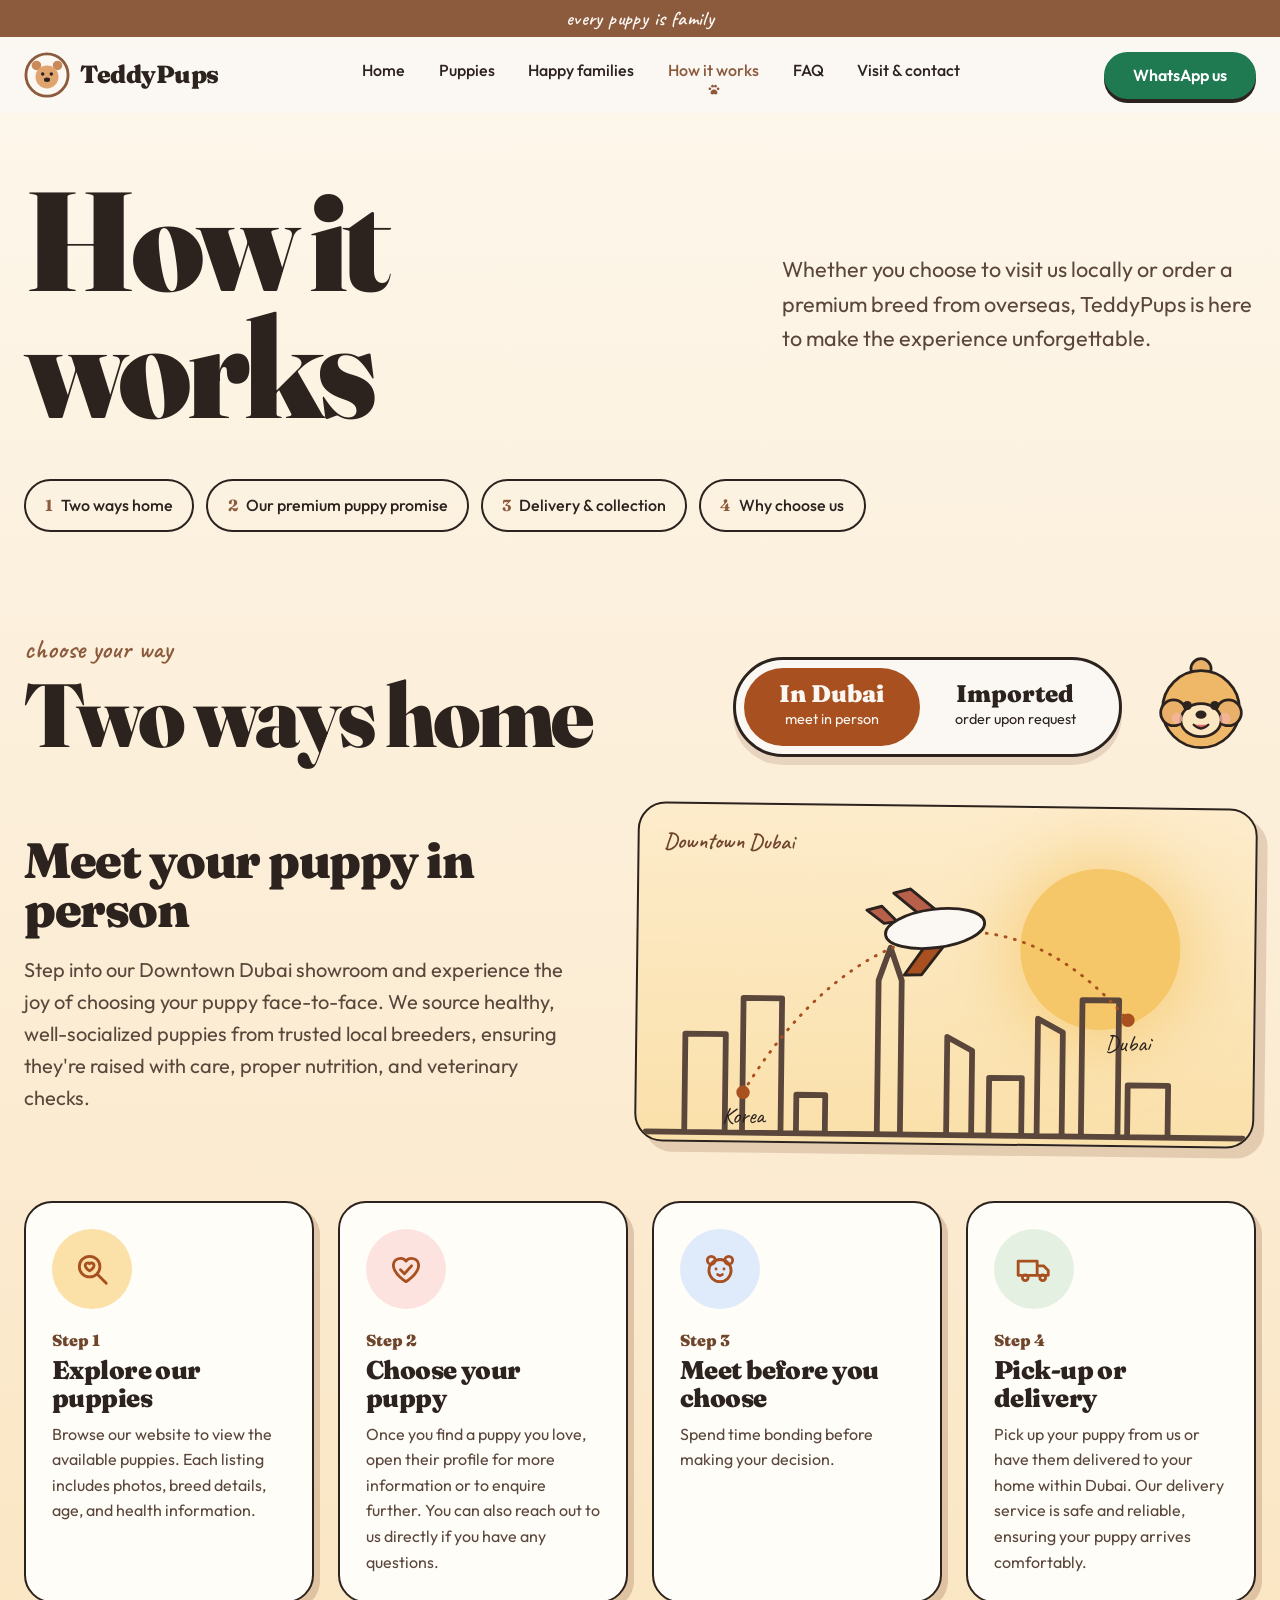
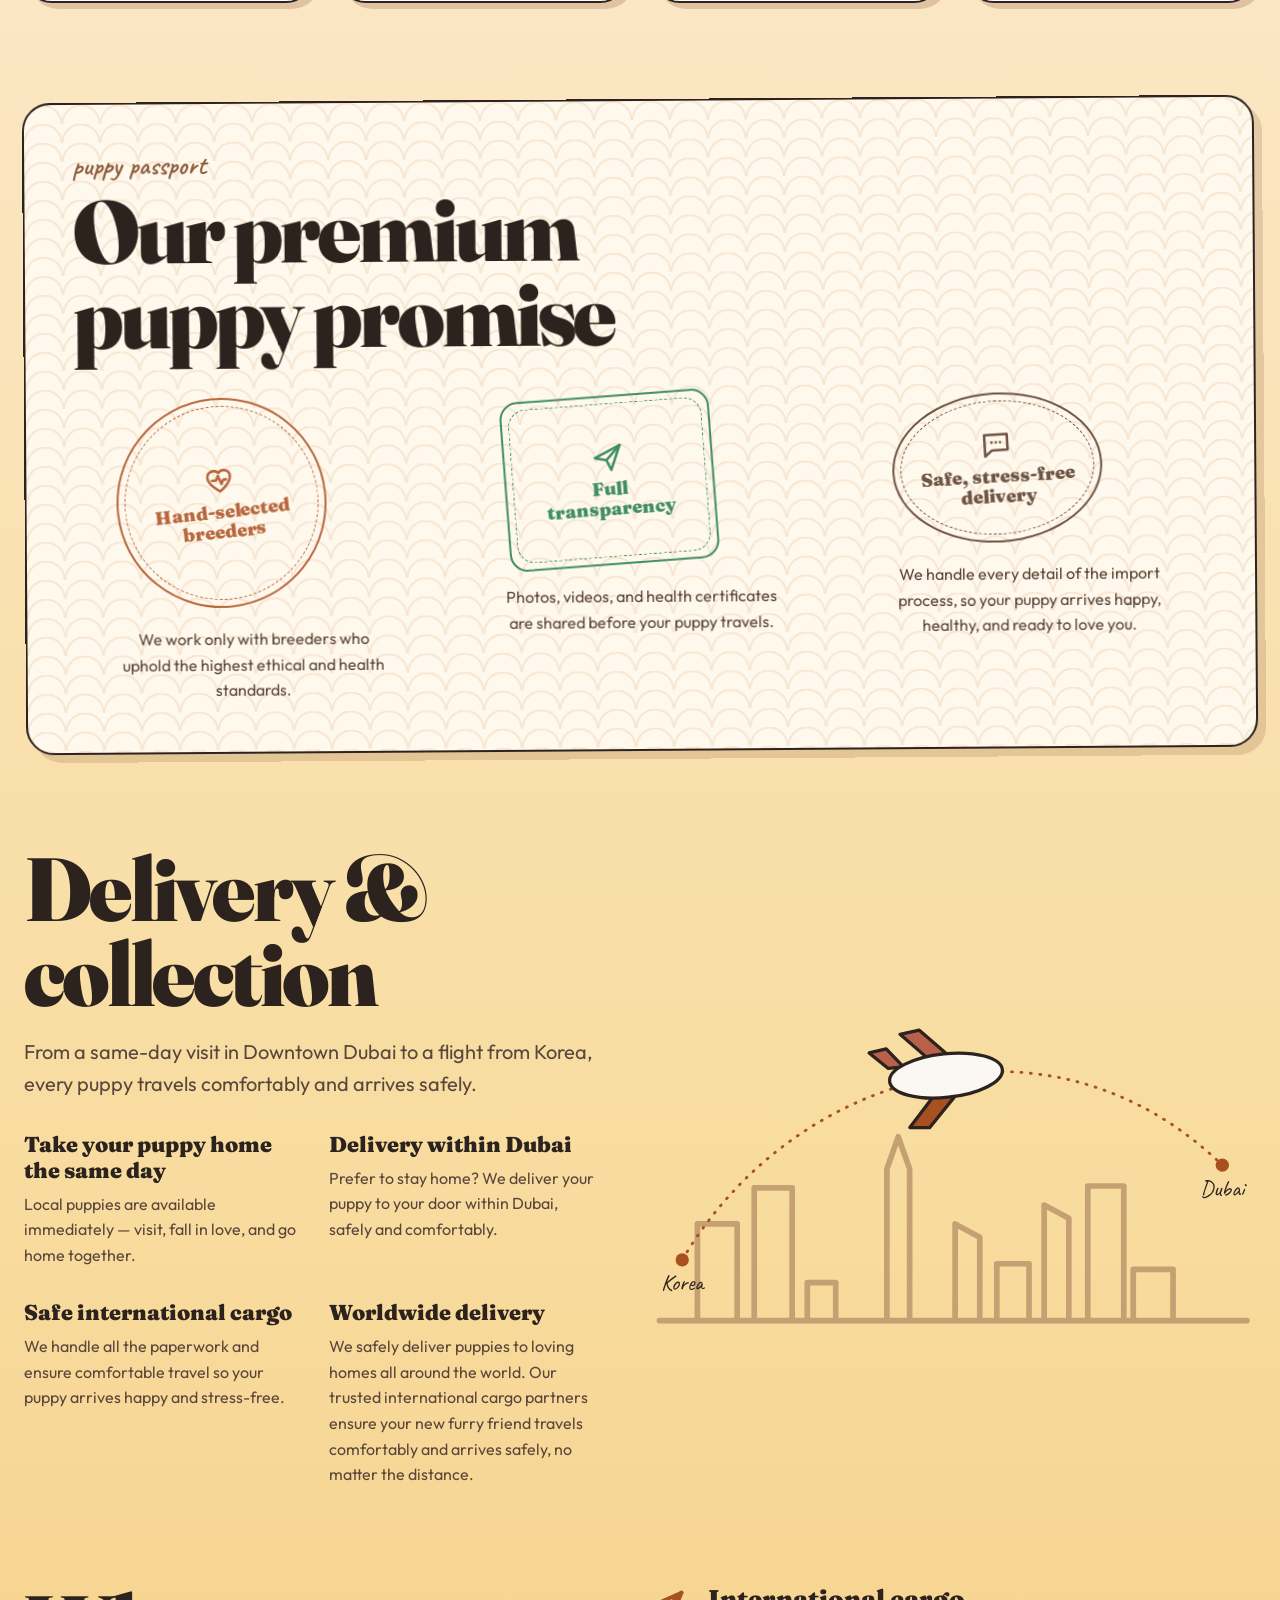
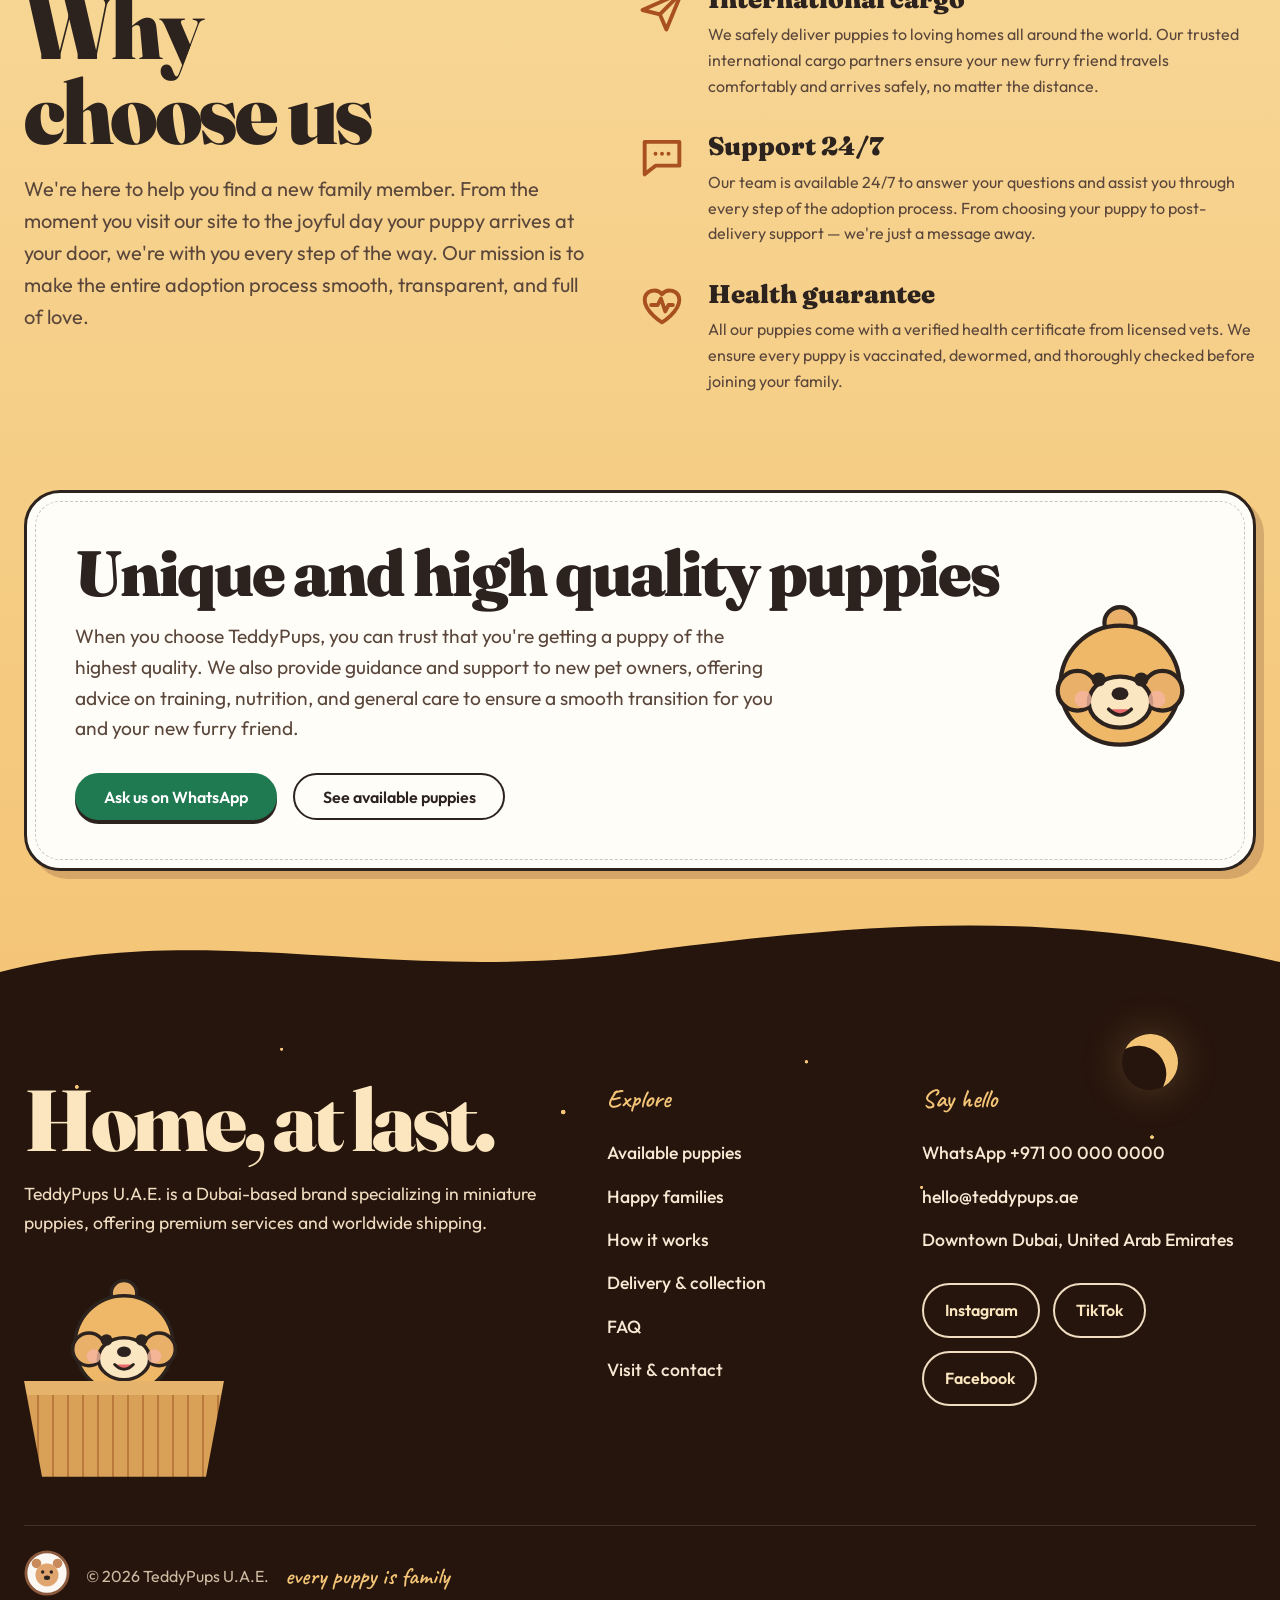
<file: how-it-works.html>
<!DOCTYPE html>
<html lang="en">
<head>
  <meta charset="UTF-8">
  <meta name="viewport" content="width=device-width, initial-scale=1">
  <title>How it works | TeddyPups U.A.E.</title>
  <meta name="description" content="Two ways to meet your puppy: visit our Dubai showroom or order an imported breed. See how delivery and collection work.">
  <link rel="preconnect" href="https://fonts.googleapis.com">
  <link rel="preconnect" href="https://fonts.gstatic.com" crossorigin>
  <link href="https://fonts.googleapis.com/css2?family=Caveat:wght@500;600&family=Fraunces:opsz,wght@9..144,700;9..144,900&family=Outfit:wght@400;500;600&display=swap" rel="stylesheet">
  <link rel="stylesheet" href="how-it-works.css">
</head>
<body class="hw">
  <a class="skip-link" href="#main">Skip to content</a>

  <div class="topbar">
    <p>every puppy is family</p>
  </div>

  <header class="navbar" id="navbar">
    <div class="navbar__inner">
      <a class="logo" href="index.html" aria-label="TeddyPups U.A.E. home">
        <svg class="logo__mark" viewBox="0 0 48 48" aria-hidden="true">
          <circle cx="24" cy="24" r="22" fill="#fbf8f3" stroke="#8c5a3c" stroke-width="3"/>
          <circle cx="13" cy="14" r="5" fill="#c98a5b"/>
          <circle cx="35" cy="14" r="5" fill="#c98a5b"/>
          <circle cx="24" cy="26" r="12" fill="#e0a56f"/>
          <circle cx="19.5" cy="23" r="1.8" fill="#2c221e"/>
          <circle cx="28.5" cy="23" r="1.8" fill="#2c221e"/>
          <ellipse cx="24" cy="29" rx="3.2" ry="2.3" fill="#2c221e"/>
        </svg>
        <span class="logo__text">TeddyPups</span>
      </a>

      <nav class="nav" id="nav" aria-label="Main">
        <ul class="nav__list">
          <li><a href="index.html#home" class="nav__link">Home</a></li>
          <li><a href="puppies.html" class="nav__link">Puppies</a></li>
          <li><a href="index.html#happy-families" class="nav__link">Happy families</a></li>
          <li><a href="how-it-works.html" class="nav__link is-active">How it works</a></li>
          <li><a href="faq.html" class="nav__link">FAQ</a></li>
          <li><a href="contact.html" class="nav__link">Visit &amp; contact</a></li>
        </ul>
        <a class="btn btn--whatsapp nav__cta-mobile" href="https://wa.me/971000000000" target="_blank" rel="noopener">WhatsApp us</a>
      </nav>

      <a class="btn btn--whatsapp nav__cta" href="https://wa.me/971000000000" target="_blank" rel="noopener">WhatsApp us</a>

      <button class="menu-toggle" id="menuToggle" type="button" aria-expanded="false" aria-controls="nav" aria-label="Open menu">
        <span class="menu-toggle__bar"></span>
        <span class="menu-toggle__bar"></span>
        <span class="menu-toggle__bar"></span>
      </button>
    </div>
  </header>

  <main id="main">
    <section class="hw-head wrap">
      <h1 class="hw-title">How it works</h1>
      <p class="hw-lead">Whether you choose to visit us locally or order a premium breed from overseas, TeddyPups is here to make the experience unforgettable.</p>
      <ul class="hw-chips">
        <li><a class="chip" href="#two-ways-home"><b>1</b> Two ways home</a></li>
        <li><a class="chip" href="#promise"><b>2</b> Our premium puppy promise</a></li>
        <li><a class="chip" href="#delivery"><b>3</b> Delivery &amp; collection</a></li>
        <li><a class="chip" href="#why-choose"><b>4</b> Why choose us</a></li>
      </ul>
    </section>

    <section class="hw-sec wrap" id="two-ways-home">
      <div class="hw-top">
        <div><p class="eyebrow">choose your way</p><h2 class="hw-h2">Two ways home</h2></div>
        <div class="seg-wrap">
          <div class="seg" id="modeSeg" role="tablist" aria-label="How would you like to meet your puppy?">
            <button class="seg__btn is-on" type="button" role="tab" aria-selected="true" data-mode="dubai"><strong>In Dubai</strong><span>meet in person</span></button>
            <button class="seg__btn" type="button" role="tab" aria-selected="false" tabindex="-1" data-mode="import"><strong>Imported</strong><span>order upon request</span></button>
          </div>
          <div class="seg__pup" data-mascot aria-hidden="true"></div>
        </div>
      </div>
      <div class="hw-two">
        <div>
          <h3 class="hw-h3" id="modeTitle"></h3>
          <p class="hw-p" id="modeText"></p>
        </div>
        <div class="scene">
          <p class="scene__label" id="sceneLabel"></p>
          <span class="scene__sun" id="sceneSun" aria-hidden="true"></span>
          <svg id="sceneDubai" viewBox="0 0 640 260" preserveAspectRatio="xMidYMax meet" aria-hidden="true"><path class="sk" d="M10 252H630M50 252V150H92V252M110 252V112H150V252M166 252V212H196V252M250 252V92l12-34 12 34V252M322 252V150l26 14V252M366 252V192H400V252M416 252V130l26 14V252M462 252V110H500V252M510 252V198H552V252"/></svg>
          <svg id="sceneImport" viewBox="0 0 560 280" preserveAspectRatio="xMidYMax meet" aria-hidden="true" hidden><path d="M70 230C170 60 330 -10 470 150" fill="none" stroke="#a8501f" stroke-width="3" stroke-linecap="round" stroke-dasharray="1 9"/><circle cx="70" cy="230" r="7" fill="#a8501f"/><circle cx="470" cy="150" r="7" fill="#a8501f"/><text class="route-text" x="70" y="262" text-anchor="middle">Korea</text><text class="route-text" x="470" y="182" text-anchor="middle">Dubai</text><g transform="translate(190 8) rotate(-8 70 50)"><g stroke="#2c221e" stroke-width="3" stroke-linejoin="round"><path d="M70 40L40 8l18-2 30 32z" fill="#b8604a"/><path d="M70 62L40 94l18 2 32-32z" fill="#a8501f"/><path d="M26 38L10 22l16-2 14 18z" fill="#b8604a"/><ellipse cx="78" cy="50" rx="52" ry="20" fill="#fbf8f3"/></g></g></svg>
        </div>
      </div>
      <ul class="sc-list" id="modeSteps"></ul>
    </section>

    <section class="hw-sec wrap" id="promise">
      <div class="passport">
        <p class="eyebrow">puppy passport</p>
        <h2 class="hw-h2">Our premium<br>puppy promise</h2>
        <div class="passport__grid">
          <div class="passport__item">
            <div class="stamp stamp--round"><svg viewBox="0 0 24 24" fill="none" stroke="currentColor" stroke-width="1.8" stroke-linecap="round" stroke-linejoin="round" aria-hidden="true"><path d="M12 20s-8-4.8-8-10.5A4.5 4.5 0 0 1 12 7a4.5 4.5 0 0 1 8 2.5C20 15.2 12 20 12 20z"/><path d="M7 12h3l1.5-3 2 6 1.5-3H17"/></svg><span>Hand-selected breeders</span></div>
            <p>We work only with breeders who uphold the highest ethical and health standards.</p>
          </div>
          <div class="passport__item">
            <div class="stamp stamp--square"><svg viewBox="0 0 24 24" fill="none" stroke="currentColor" stroke-width="1.8" stroke-linecap="round" stroke-linejoin="round" aria-hidden="true"><path d="M3 12l18-8-7 17-3-7z"/><path d="M11 14l10-10"/></svg><span>Full transparency</span></div>
            <p>Photos, videos, and health certificates are shared before your puppy travels.</p>
          </div>
          <div class="passport__item">
            <div class="stamp stamp--oval"><svg viewBox="0 0 24 24" fill="none" stroke="currentColor" stroke-width="1.8" stroke-linecap="round" stroke-linejoin="round" aria-hidden="true"><path d="M4 5h16v11H9l-5 4z"/><path d="M9 10.5h.01M12 10.5h.01M15 10.5h.01"/></svg><span>Safe, stress-free delivery</span></div>
            <p>We handle every detail of the import process, so your puppy arrives happy, healthy, and ready to love you.</p>
          </div>
        </div>
      </div>
    </section>

    <section class="hw-sec wrap hw-delivery" id="delivery">
      <div>
        <h2 class="hw-h2">Delivery &amp; collection</h2>
        <p class="hw-sub">From a same-day visit in Downtown Dubai to a flight from Korea, every puppy travels comfortably and arrives safely.</p>
        <div class="hw-grid2">
          <div><h3>Take your puppy home the same day</h3><p>Local puppies are available immediately — visit, fall in love, and go home together.</p></div>
          <div><h3>Delivery within Dubai</h3><p>Prefer to stay home? We deliver your puppy to your door within Dubai, safely and comfortably.</p></div>
          <div><h3>Safe international cargo</h3><p>We handle all the paperwork and ensure comfortable travel so your puppy arrives happy and stress-free.</p></div>
          <div><h3>Worldwide delivery</h3><p>We safely deliver puppies to loving homes all around the world. Our trusted international cargo partners ensure your new furry friend travels comfortably and arrives safely, no matter the distance.</p></div>
        </div>
      </div>
      <div class="route-scene">
        <svg viewBox="0 0 640 340" aria-hidden="true">
          <g transform="translate(0 80)"><path class="sk sk--tan" d="M10 252H630M50 252V150H92V252M110 252V112H150V252M166 252V212H196V252M250 252V92l12-34 12 34V252M322 252V150l26 14V252M366 252V192H400V252M416 252V130l26 14V252M462 252V110H500V252M510 252V198H552V252"/></g>
          <path d="M34 268C150 70 420 -10 604 168" fill="none" stroke="#a8501f" stroke-width="3" stroke-linecap="round" stroke-dasharray="1 9"/>
          <circle cx="34" cy="268" r="7" fill="#a8501f"/><circle cx="604" cy="168" r="7" fill="#a8501f"/>
          <text class="route-text" x="34" y="300" text-anchor="middle">Korea</text><text class="route-text" x="604" y="200" text-anchor="middle">Dubai</text>
          <g transform="translate(222 18) rotate(-6 70 50) scale(1.15)"><g stroke="#2c221e" stroke-width="3" stroke-linejoin="round"><path d="M70 40L40 8l18-2 30 32z" fill="#b8604a"/><path d="M70 62L40 94l18 2 32-32z" fill="#a8501f"/><path d="M26 38L10 22l16-2 14 18z" fill="#b8604a"/><ellipse cx="78" cy="50" rx="52" ry="20" fill="#fbf8f3"/></g></g>
        </svg>
      </div>
    </section>

    <section class="hw-sec wrap hw-why" id="why-choose">
      <div>
        <h2 class="hw-h2">Why<br>choose us</h2>
        <p class="hw-p">We're here to help you find a new family member. From the moment you visit our site to the joyful day your puppy arrives at your door, we're with you every step of the way. Our mission is to make the entire adoption process smooth, transparent, and full of love.</p>
      </div>
      <div class="why-list">
        <div class="why-item"><svg viewBox="0 0 24 24" fill="none" stroke="currentColor" stroke-width="1.8" stroke-linecap="round" stroke-linejoin="round" aria-hidden="true"><path d="M3 12l18-8-7 17-3-7z"/><path d="M11 14l10-10"/></svg><div><h3>International cargo</h3><p>We safely deliver puppies to loving homes all around the world. Our trusted international cargo partners ensure your new furry friend travels comfortably and arrives safely, no matter the distance.</p></div></div>
        <div class="why-item"><svg viewBox="0 0 24 24" fill="none" stroke="currentColor" stroke-width="1.8" stroke-linecap="round" stroke-linejoin="round" aria-hidden="true"><path d="M4 5h16v11H9l-5 4z"/><path d="M9 10.5h.01M12 10.5h.01M15 10.5h.01"/></svg><div><h3>Support 24/7</h3><p>Our team is available 24/7 to answer your questions and assist you through every step of the adoption process. From choosing your puppy to post-delivery support — we're just a message away.</p></div></div>
        <div class="why-item"><svg viewBox="0 0 24 24" fill="none" stroke="currentColor" stroke-width="1.8" stroke-linecap="round" stroke-linejoin="round" aria-hidden="true"><path d="M12 20s-8-4.8-8-10.5A4.5 4.5 0 0 1 12 7a4.5 4.5 0 0 1 8 2.5C20 15.2 12 20 12 20z"/><path d="M7 12h3l1.5-3 2 6 1.5-3H17"/></svg><div><h3>Health guarantee</h3><p>All our puppies come with a verified health certificate from licensed vets. We ensure every puppy is vaccinated, dewormed, and thoroughly checked before joining your family.</p></div></div>
      </div>
    </section>

    <section class="wrap">
      <div class="cta-card">
        <div>
          <h2>Unique and high quality puppies</h2>
          <p>When you choose TeddyPups, you can trust that you're getting a puppy of the highest quality. We also provide guidance and support to new pet owners, offering advice on training, nutrition, and general care to ensure a smooth transition for you and your new furry friend.</p>
          <div class="cta-card__btns">
            <a class="btn btn--whatsapp" href="https://wa.me/971000000000" target="_blank" rel="noopener">Ask us on WhatsApp</a>
            <a class="btn btn--outline" href="puppies.html">See available puppies</a>
          </div>
        </div>
        <div class="cta-card__pup" data-mascot aria-hidden="true"></div>
      </div>
    </section>
  </main>

  <footer class="footer" id="contact">
    <svg class="footer__wave" viewBox="0 0 1440 90" preserveAspectRatio="none" aria-hidden="true"><path d="M0 62C240 8 430 76 720 42S1200 2 1440 52V90H0z"/></svg>
    <div class="footer__stars" aria-hidden="true"></div>
    <span class="footer__moon" aria-hidden="true"></span>
    <div class="footer__inner">
      <div class="footer__intro">
        <h2 class="footer__big">Home, at last.</h2>
        <p>TeddyPups U.A.E. is a Dubai-based brand specializing in miniature puppies, offering premium services and worldwide shipping.</p>
        <div class="footer__pet" aria-hidden="true"><div class="footer__pup" data-mascot></div><span class="footer__basket"></span></div>
      </div>
      <nav aria-label="Footer">
        <h3>Explore</h3>
        <ul>
          <li><a href="puppies.html">Available puppies</a></li>
          <li><a href="index.html#happy-families">Happy families</a></li>
          <li><a href="how-it-works.html">How it works</a></li>
          <li><a href="how-it-works.html#delivery">Delivery &amp; collection</a></li>
          <li><a href="faq.html">FAQ</a></li>
          <li><a href="contact.html">Visit &amp; contact</a></li>
        </ul>
      </nav>
      <div>
        <h3>Say hello</h3>
        <ul>
          <li><a href="https://wa.me/971000000000" target="_blank" rel="noopener">WhatsApp +971 00 000 0000</a></li>
          <li><a href="mailto:hello@teddypups.ae">hello@teddypups.ae</a></li>
          <li>Downtown Dubai, United Arab Emirates</li>
        </ul>
        <div class="socials">
          <a class="social" href="https://www.instagram.com/teddypups.official/" target="_blank" rel="noopener">Instagram</a>
          <a class="social" href="https://www.tiktok.com/" target="_blank" rel="noopener">TikTok</a>
          <a class="social" href="https://www.facebook.com/" target="_blank" rel="noopener">Facebook</a>
        </div>
      </div>
    </div>
    <div class="footer__bar">
      <span class="footer__logo"><svg width="46" height="46" viewBox="0 0 48 48" aria-hidden="true">
          <circle cx="24" cy="24" r="22" fill="#fbf8f3" stroke="#8c5a3c" stroke-width="3"/>
          <circle cx="13" cy="14" r="5" fill="#c98a5b"/>
          <circle cx="35" cy="14" r="5" fill="#c98a5b"/>
          <circle cx="24" cy="26" r="12" fill="#e0a56f"/>
          <circle cx="19.5" cy="23" r="1.8" fill="#2c221e"/>
          <circle cx="28.5" cy="23" r="1.8" fill="#2c221e"/>
          <ellipse cx="24" cy="29" rx="3.2" ry="2.3" fill="#2c221e"/>
        </svg></span>
      <p>© 2026 TeddyPups U.A.E.</p>
      <p class="footer__tag">every puppy is family</p>
    </div>
  </footer>

  <script src="how-it-works.js"></script>
</body>
</html>
</file>
<file: style.css>
:root {
  --cream: #fbf8f3;
  --cream-deep: #f6ead6;
  --brown: #2c221e;
  --brown-soft: #5a463b;
  --caramel: #8c5a3c;
  --caramel-dark: #6f452c;
  --whatsapp: #1f7a52;
  --whatsapp-dark: #145a3b;
  --font-display: "Fraunces", Georgia, "Times New Roman", serif;
  --font-body: "Outfit", system-ui, -apple-system, "Segoe UI", sans-serif;
  --font-hand: "Caveat", "Comic Sans MS", cursive;
  --nav-height: 76px;
}

*, *::before, *::after { box-sizing: border-box; }

html { scroll-behavior: smooth; scroll-padding-top: var(--nav-height); }

body {
  margin: 0;
  background: var(--cream);
  color: var(--brown);
  font-family: var(--font-body);
  font-size: 1rem;
  line-height: 1.6;
  -webkit-font-smoothing: antialiased;
}

body.menu-open { overflow: hidden; }

a { color: inherit; text-decoration: none; }
ul { list-style: none; margin: 0; padding: 0; }

:focus-visible {
  outline: 3px solid var(--caramel);
  outline-offset: 3px;
  border-radius: 6px;
}

.skip-link {
  position: absolute;
  left: 1rem;
  top: -4rem;
  z-index: 100;
  padding: .6rem 1rem;
  background: var(--brown);
  color: var(--cream);
  border-radius: 8px;
}
.skip-link:focus { top: 1rem; }

/* Top bar */
.topbar {
  background: var(--caramel);
  color: var(--cream);
  text-align: center;
  padding: .35rem 1rem;
}
.topbar p {
  margin: 0;
  font-family: var(--font-hand);
  font-size: 1.25rem;
  font-weight: 600;
  letter-spacing: .02em;
  line-height: 1.3;
}

/* Buttons */
.btn {
  display: inline-flex;
  align-items: center;
  justify-content: center;
  padding: .85rem 1.7rem;
  border-radius: 999px;
  border: 2px solid transparent;
  font: 600 1rem/1 var(--font-body);
  cursor: pointer;
  transition: transform .15s ease, box-shadow .15s ease, background-color .15s ease;
}
.btn:active { transform: translateY(2px); box-shadow: none; }

.btn--primary {
  background: var(--caramel);
  color: var(--cream);
  box-shadow: 0 4px 0 var(--caramel-dark);
}
.btn--primary:hover { background: var(--caramel-dark); }

.btn--outline {
  background: transparent;
  color: var(--brown);
  border-color: var(--brown);
}
.btn--outline:hover { background: var(--brown); color: var(--cream); }

.btn--whatsapp {
  background: var(--whatsapp);
  color: #fff;
  box-shadow: 0 4px 0 var(--brown);
}
.btn--whatsapp:hover { background: var(--whatsapp-dark); }

/* Navbar */
.navbar {
  position: sticky;
  top: 0;
  z-index: 50;
  height: var(--nav-height);
  background: rgba(251, 248, 243, .94);
  backdrop-filter: blur(10px);
  -webkit-backdrop-filter: blur(10px);
  transition: box-shadow .2s ease;
}
.navbar.is-scrolled { box-shadow: 0 6px 20px rgba(44, 34, 30, .08); }

.navbar__inner {
  height: 100%;
  max-width: 1280px;
  margin: 0 auto;
  padding: 0 1.5rem;
  display: flex;
  align-items: center;
  justify-content: space-between;
  gap: 1.5rem;
}

.logo { display: inline-flex; align-items: center; gap: .65rem; }
.logo__mark { width: 46px; height: 46px; flex: none; }
.logo__text {
  font-family: var(--font-display);
  font-weight: 900;
  font-size: 1.55rem;
  letter-spacing: -.02em;
}

.nav__list { display: flex; align-items: center; gap: 2.1rem; }

.nav__link {
  position: relative;
  display: inline-block;
  padding: .4rem 0 1rem;
  font-weight: 500;
  transition: color .15s ease;
}
.nav__link:hover { color: var(--caramel); }
.nav__link.is-active { color: var(--caramel); }
.nav__link.is-active::after {
  content: "";
  position: absolute;
  left: 50%;
  bottom: .15rem;
  width: 14px;
  height: 14px;
  transform: translateX(-50%);
  background: url("data:image/svg+xml,%3Csvg xmlns='http://www.w3.org/2000/svg' viewBox='0 0 24 24' fill='%238c5a3c'%3E%3Ccircle cx='5' cy='10' r='2.3'/%3E%3Ccircle cx='9.5' cy='5.5' r='2.3'/%3E%3Ccircle cx='14.5' cy='5.5' r='2.3'/%3E%3Ccircle cx='19' cy='10' r='2.3'/%3E%3Cpath d='M12 11c-3.5 0-6 3.2-6 5.7 0 1.9 1.5 2.8 3 2.8 1.2 0 2-.5 3-.5s1.8.5 3 .5c1.5 0 3-.9 3-2.8 0-2.5-2.5-5.7-6-5.7z'/%3E%3C/svg%3E") center / contain no-repeat;
}

.nav__cta-mobile { display: none; }

/* Meet the pups */
.pups { background: var(--cream-deep); padding: 4.5rem 1.5rem 5rem; border-bottom: 2px solid var(--brown); }
.pups__inner { max-width: 1280px; margin: 0 auto 2rem; display: flex; justify-content: space-between; align-items: flex-end; gap: 1.5rem; flex-wrap: wrap; }
.pups__title { font-family: var(--font-display); font-weight: 900; font-size: clamp(2rem, 4vw, 3rem); margin: 0 0 .35rem; }
.pups__sub { color: var(--brown-soft); margin: 0; }
.pups__track { max-width: 1280px; margin: 0 auto; overflow-x: auto; padding-bottom: 1rem; }
.grid { display: flex; gap: 1.25rem; }
.card {
  flex: 0 0 240px; background: var(--cream); border: 2px solid var(--brown);
  border-radius: 22px; padding: 1.25rem 1.25rem 0; text-align: center; box-shadow: 0 5px 0 var(--brown);
}
.card__name { font-family: var(--font-display); font-size: 1.35rem; margin: 0 0 .15rem; }
.card__breed { font-weight: 600; font-size: .9rem; color: var(--caramel); margin: 0; }
.card__age { font-size: .85rem; color: var(--brown-soft); margin: 0 0 1rem; }
.door {
  position: relative; height: 185px; background: var(--door, #d58a3c);
  border: 2px solid var(--brown); border-bottom: 0; border-radius: 999px 999px 0 0; overflow: hidden;
  display: grid; place-items: center; color: var(--cream); font-weight: 600;
}

.door__paw { width: 48px; height: 48px; }
.badge {
  position: absolute; bottom: .65rem; left: 50%; transform: translateX(-50%);
  background: var(--cream); color: var(--brown); border: 1.5px solid var(--brown);
  border-radius: 999px; padding: .15rem .7rem; font-size: .75rem; font-weight: 600;
}

/* Two Side-by-Side Cards ("Two ways to meet your puppy") */
.ways { background: var(--cream); padding: 5.5rem 1.5rem; border-bottom: 2px solid var(--brown); }
.ways__title { text-align: center; font-family: var(--font-display); font-weight: 900; font-size: clamp(2.1rem, 4.5vw, 3.2rem); margin: 0 0 2.5rem; }
.ways__stage { max-width: 1160px; margin: 0 auto; position: relative; }
.ways__signs { display: flex; justify-content: center; gap: 1.5rem; margin-bottom: 1.75rem; flex-wrap: wrap; }
.sign {
  padding: .45rem 1.35rem; border: 2px solid var(--brown); border-radius: 999px;
  font-family: var(--font-hand); font-size: 1.45rem; font-weight: 600; box-shadow: 0 3px 0 var(--brown);
}
.sign--left { background: var(--cream-deep); transform: rotate(-2deg); }
.sign--right { background: #f2d5be; transform: rotate(2deg); }
.ways__split { display: grid; grid-template-columns: repeat(2, 1fr); gap: 2rem; }
.way {
  background: #fff; border: 2.5px solid var(--brown); border-radius: 26px;
  padding: 2rem; text-align: center; box-shadow: 0 8px 0 var(--brown);
  display: flex; flex-direction: column; justify-content: space-between; align-items: center;
}
.way--import { background: var(--cream-deep); }

.way h3 { font-family: var(--font-display); font-size: 1.75rem; margin: 0 0 1rem; }
.way__scene { position: relative; width: 100%; height: 190px; margin-bottom: 1.25rem; display: grid; place-items: center; overflow: hidden; }
.skyline { position: absolute; inset: 0; width: 100%; height: 100%; fill: none; stroke: rgba(44, 34, 30, .22); stroke-width: 3; }
.shop { position: relative; margin: 0; width: 165px; }
.shop__awning {
height: 22px; border: 2px solid var(--brown); border-radius: 10px 10px 0 0;
background: repeating-linear-gradient(90deg, var(--caramel) 0 16px, var(--cream) 16px 32px);
}
.shop__photo { height: 115px; border: 2px solid var(--brown); border-top: 0; background: #e8b068; overflow: hidden; }
.shop__photo img { width: 100%; height: 100%; object-fit: cover; }
.shop figcaption { font-family: var(--font-hand); font-size: 1.25rem; font-weight: 600; margin-top: .25rem; }
.route { width: 100%; height: 100%; font-family: var(--font-hand); font-size: 1.5rem; font-weight: 600; fill: var(--brown); }
.plane { position: absolute; top: 28px; left: 46%; width: 92px; }
.plane__window { position: absolute; top: 30px; left: 42px; width: 24px; height: 24px; border-radius: 50%; overflow: hidden; border: 2px solid var(--brown); background: #fff; }
.plane__window img { width: 100%; height: 100%; object-fit: cover; }
.way p { color: var(--brown-soft); max-width: 26rem; margin: 0 0 1.5rem; }
.ways__mascot { width: 84px; margin: 1.5rem auto 0; }
.ways__mascot svg { width: 100%; height: auto; display: block; }

/* 3-Step Journey + Live WhatsApp Preview */
.journey { background: var(--cream); padding: 5.5rem 1.5rem; }
.journey__inner { max-width: 1200px; margin: 0 auto; display: grid; grid-template-columns: 1.15fr .85fr; gap: 3rem; align-items: center; }

.journey__title { font-family: var(--font-display); font-weight: 900; font-size: clamp(2.1rem, 4vw, 3.1rem); margin: 0 0 .6rem; line-height: 1.05; }
.journey__sub { color: var(--brown-soft); margin: 0 0 1.75rem; max-width: 34rem; }
.steps { display: grid; gap: .9rem; margin: 0 0 1.75rem; padding: 0; list-style: none; }
.step {
width: 100%; text-align: left; display: flex; gap: 1rem; align-items: flex-start;
padding: 1.1rem 1.25rem; border-radius: 18px; border: 2px solid rgba(44, 34, 30, .14);
background: #fff; cursor: pointer; font-family: var(--font-body); color: var(--brown);
transition: border-color .2s ease, box-shadow .2s ease;
}
.step:hover, .step.is-active { border-color: var(--caramel); box-shadow: 0 8px 20px rgba(44, 34, 30, .07); }
.step__num { width: 34px; height: 34px; flex: none; border-radius: 50%; background: var(--caramel); color: var(--cream); font-family: var(--font-display); font-weight: 700; display: grid; place-items: center; }
.step__body strong { display: block; font-size: 1.05rem; margin-bottom: .2rem; }
.step__body span { display: block; font-size: .92rem; color: var(--brown-soft); line-height: 1.45; }
.breeds__label { font-weight: 600; font-size: .92rem; margin: 0 0 .65rem; color: var(--brown-soft); }
.breeds__list { display: flex; flex-wrap: wrap; gap: .55rem; }
.breed-pill {
padding: .55rem 1.15rem; border-radius: 999px; border: 2px solid var(--brown);
background: var(--cream); color: var(--brown); font: 600 .92rem/1 var(--font-body); cursor: pointer;
}
.breed-pill:hover, .breed-pill.is-active { background: var(--caramel); border-color: var(--caramel); color: var(--cream); }

.chat-card { background: #efeae2; border: 3px solid var(--brown); border-radius: 26px; overflow: hidden; box-shadow: 0 12px 0 var(--brown); }
.chat-card__head { background: var(--whatsapp); color: #fff; padding: .95rem 1.25rem; display: flex; align-items: center; gap: .75rem; }
.chat-card__avatar { width: 42px; height: 42px; border-radius: 50%; background: var(--cream-deep); padding: 4px; display: grid; place-items: center; }
.chat-card__avatar svg { width: 100%; height: auto; }
.chat-card__head strong { display: block; font-size: 1rem; line-height: 1.2; }
.chat-card__head small { font-size: .78rem; opacity: .9; }
.chat-card__body { padding: 1.25rem; min-height: 250px; display: flex; flex-direction: column; gap: .75rem; }
.chat-msg { max-width: 85%; padding: .7rem .95rem; border-radius: 14px; font-size: .92rem; line-height: 1.45; box-shadow: 0 1px 2px rgba(0, 0, 0, .08); }
.chat-msg--user { background: #d9fdd3; align-self: flex-end; border-top-right-radius: 2px; }
.chat-msg--bot { background: #fff; align-self: flex-start; border-top-left-radius: 2px; }
.chat-msg__time { display: block; text-align: right; font-size: .7rem; color: #667781; margin-top: .25rem; }
.chat-card__foot { background: #f7f5f0; padding: .85rem 1.15rem; border-top: 1px solid rgba(44, 34, 30, .12); display: flex; align-items: center; justify-content: space-between; gap: .75rem; font-size: .84rem; color: var(--brown-soft); }

/* 4-Box Trust Section */
.trust { background: var(--cream-deep); padding: 5rem 1.5rem; border-top: 2px solid var(--brown); }
.trust__inner { max-width: 1200px; margin: 0 auto; }
.trust__head { text-align: center; max-width: 36rem; margin: 0 auto 3rem; }
.trust__head h2 { font-family: var(--font-display); font-weight: 900; font-size: clamp(2rem, 4vw, 2.85rem); margin: 0 0 .5rem; }
.trust__head p { color: var(--brown-soft); margin: 0; }
.trust__grid { display: grid; grid-template-columns: repeat(4, 1fr); gap: 1.25rem; }
.trust-box { background: var(--cream); border: 2px solid var(--brown); border-radius: 20px; padding: 1.6rem 1.4rem; box-shadow: 0 5px 0 var(--brown); }
.trust-box__icon { font-size: 1.8rem; display: block; margin-bottom: .75rem; }
.trust-box h3 { font-family: var(--font-display); font-size: 1.25rem; margin: 0 0 .5rem; }
.trust-box p { font-size: .92rem; color: var(--brown-soft); margin: 0; }
/* Happy Families & 8-Photo Polaroid Grid */
.families { position: relative; background: var(--caramel); color: var(--cream); padding: 5.5rem 1.5rem 5rem; }

.families__scallop {
position: absolute; top: -22px; left: 0; right: 0; height: 24px;
background: radial-gradient(circle at 50% 100%, var(--caramel) 0 18px, transparent 19px) 0 0 / 38px 24px repeat-x;
}
.families__inner { max-width: 1200px; margin: 0 auto; }
.families__top { display: grid; grid-template-columns: 1.1fr .9fr; gap: 2.5rem; align-items: center; margin-bottom: 3.25rem; }
.families__title { font-family: var(--font-display); font-weight: 900; font-size: clamp(2.4rem, 5vw, 3.8rem); line-height: .98; margin: 0 0 1rem; }
.families__lead { font-size: 1.05rem; opacity: .94; max-width: 32rem; margin: 0; }
.testimonial { margin: 0; background: var(--cream); color: var(--brown); border: 2.5px solid var(--brown); border-radius: 22px; padding: 1.65rem 1.85rem; box-shadow: 0 8px 0 var(--brown); }
.testimonial blockquote { margin: 0 0 .85rem; font-size: .98rem; line-height: 1.6; }
.testimonial figcaption { font-family: var(--font-hand); font-size: 1.45rem; font-weight: 600; color: var(--caramel-dark); }

.families__shelf { position: relative; background: #6c3e23; border: 2.5px solid var(--brown); border-radius: 24px; padding: 2.25rem 1.75rem; }
.families__mascot { width: 88px; position: absolute; top: -54px; left: 42%; }
.families__mascot svg { width: 100%; height: auto; display: block; }
.polaroids { display: grid; grid-template-columns: repeat(4, 1fr); gap: 1.25rem; }
.polaroid { background: #fff; color: var(--brown); padding: .65rem .65rem .9rem; border-radius: 4px; box-shadow: 0 8px 18px rgba(44, 34, 30, .28); text-align: center; transition: transform .2s ease; }
.polaroid:nth-child(odd) { transform: rotate(-1.5deg); }
.polaroid:nth-child(even) { transform: rotate(1.5deg); }
.polaroid:hover { transform: rotate(0) scale(1.03); }
.polaroid img { width: 100%; aspect-ratio: 1 / 1; object-fit: cover; display: block; background: var(--cream-deep); }
.polaroid p { margin: .6rem 0 0; font-family: var(--font-hand); font-size: 1.25rem; font-weight: 600; line-height: 1.2; }
.families__cta { text-align: right; margin-top: 1.5rem; }

/* 3-Question FAQ Accordion */
.faq { background: var(--brown); color: var(--cream); padding: 5.5rem 1.5rem; }
.faq__inner { max-width: 1140px; margin: 0 auto; display: grid; grid-template-columns: .8fr 1.2fr; gap: 3rem; align-items: start; }
.faq__title { font-family: var(--font-display); font-weight: 900; font-size: clamp(2.4rem, 4.5vw, 3.5rem); line-height: 1; margin: 0 0 1.4rem; }
.faq__mascot { width: 110px; margin-top: 1.75rem; }
.faq__mascot svg { width: 100%; height: auto; }
.faq__list { display: grid; gap: .75rem; }
.faq-item { border-bottom: 1px solid rgba(251, 248, 243, .18); padding-bottom: 1rem; }
.faq-item__q {
width: 100%; background: none; border: 0; color: var(--cream);
font-family: var(--font-display); font-weight: 700; font-size: 1.3rem;
text-align: left; padding: .75rem 0; cursor: pointer; display: flex; align-items: center; justify-content: space-between; gap: 1rem;
}
.faq-item__q i { color: #e8b068; font-style: normal; margin-right: .45rem; }
.faq-item__icon { font-family: var(--font-body); font-size: 1.5rem; color: #e8b068; transition: transform .2s ease; }
.faq-item.is-open .faq-item__icon { transform: rotate(45deg); }
.faq-item__a { color: rgba(251, 248, 243, .82); font-size: .98rem; padding-left: 1.5rem; }

/* Footer */
.footer { background: #211815; color: var(--cream); padding: 5rem 1.5rem 2.25rem; border-top: 1px solid rgba(251, 248, 243, .12); }
.footer__inner { max-width: 1140px; margin: 0 auto; }
.footer__cta { text-align: center; padding-bottom: 4rem; margin-bottom: 3.5rem; border-bottom: 1px solid rgba(251, 248, 243, .14); }
.footer__cta h2 { font-family: var(--font-display); font-weight: 900; font-size: clamp(2rem, 4.5vw, 3.2rem); margin: 0 0 .75rem; }
.footer__cta p { max-width: 35rem; margin: 0 auto 1.75rem; color: rgba(251, 248, 243, .8); }
.footer__actions { display: flex; justify-content: center; gap: 1rem; flex-wrap: wrap; }
.footer__cols { display: grid; grid-template-columns: 1.3fr 1fr 1.1fr; gap: 2.5rem; margin-bottom: 3rem; }
.footer__brand h3 { font-family: var(--font-display); font-size: 2rem; margin: 0 0 .65rem; }
.footer__brand p { color: rgba(251, 248, 243, .78); max-width: 22rem; margin: 0 0 1.25rem; }
.footer__mascot { width: 96px; }
.footer__mascot svg { width: 100%; height: auto; }
.footer__col h4 { font-family: var(--font-hand); font-size: 1.5rem; color: #e8b068; margin: 0 0 .85rem; }
.footer__col ul { display: grid; gap: .55rem; color: rgba(251, 248, 243, .82); font-size: .95rem; }
.footer__col a:hover { color: #fff; text-decoration: underline; }
.footer__socials { display: flex; gap: .6rem; margin-top: 1.1rem; flex-wrap: wrap; }
.footer__socials a { border: 1px solid rgba(251, 248, 243, .3); border-radius: 999px; padding: .35rem .9rem; font-size: .85rem; }
.footer__bottom { border-top: 1px solid rgba(251, 248, 243, .14); padding-top: 1.5rem; display: flex; justify-content: space-between; align-items: center; font-size: .88rem; color: rgba(251, 248, 243, .7); }
.footer__tagline { font-family: var(--font-hand); font-size: 1.35rem; }
@media (max-width: 960px) {
.menu-toggle { display: flex; }
.nav__cta { display: none; }
.nav {
position: fixed; inset: var(--nav-height) 0 0 0; background: var(--cream);
padding: 2rem 1.5rem; display: none; flex-direction: column; gap: 1.5rem;
}
.nav.is-open { display: flex; }
.nav__list { flex-direction: column; align-items: flex-start; gap: 1rem; font-size: 1.2rem; }
.nav__cta-mobile { display: inline-flex; width: fit-content; }
.ways__split, .journey__inner, .families__top, .faq__inner, .footer__cols { grid-template-columns: 1fr; }
.trust__grid, .polaroids { grid-template-columns: repeat(2, 1fr); }
}

/* Menu toggle (mobile only) */
.menu-toggle {
  display: none;
  width: 46px;
  height: 46px;
  padding: 0;
  border: 2px solid var(--brown);
  border-radius: 14px;
  background: transparent;
  cursor: pointer;
  flex-direction: column;
  align-items: center;
  justify-content: center;
  gap: 5px;
}
.menu-toggle__bar {
  width: 20px;
  height: 2.5px;
  border-radius: 2px;
  background: var(--brown);
  transition: transform .25s ease, opacity .2s ease;
}
.menu-toggle[aria-expanded="true"] .menu-toggle__bar:nth-child(1) { transform: translateY(7.5px) rotate(45deg); }
.menu-toggle[aria-expanded="true"] .menu-toggle__bar:nth-child(2) { opacity: 0; }
.menu-toggle[aria-expanded="true"] .menu-toggle__bar:nth-child(3) { transform: translateY(-7.5px) rotate(-45deg); }

/* Hero */
.hero {
  position: relative;
  text-align: center;
  padding: 4.5rem 1.5rem 0;
  background: radial-gradient(ellipse at 50% 100%, var(--cream-deep) 0%, var(--cream) 70%);
  overflow: hidden;
}
.hero__tagline {
  display: inline-block;
  margin: 0 0 .5rem;
  font-family: var(--font-hand);
  font-size: 1.9rem;
  font-weight: 600;
  color: var(--caramel);
}
.hero__title {
  max-width: 14ch;
  margin: 0 auto 1.25rem;
  font-family: var(--font-display);
  font-weight: 900;
  font-size: clamp(2.6rem, 7vw, 5.4rem);
  line-height: .98;
  letter-spacing: -.035em;
}
.hero__lead {
  max-width: 34rem;
  margin: 0 auto 2rem;
  color: var(--brown-soft);
  font-size: 1.15rem;
}
.hero__actions {
  margin-bottom: 3.5rem;
  display: flex;
  flex-wrap: wrap;
  justify-content: center;
  gap: 1rem;
}

/* Featured strip */
.strip { position: relative; max-width: 1400px; margin: 0 auto; }
.strip__row {
  display: flex;
  align-items: flex-end;
  justify-content: center;
  gap: clamp(.75rem, 3vw, 3rem);
  padding: 0 1.5rem;
}
.strip__item { position: relative; flex: 1 1 0; min-width: 0; max-width: 200px; display: flex; justify-content: center; }
.strip__item:nth-child(1) { --h: 150px; }
.strip__item:nth-child(2) { --h: 210px; }
.strip__item:nth-child(3) { --h: 160px; }
.strip__item:nth-child(5) { --h: 170px; }
.strip__item:nth-child(6) { --h: 215px; }
.strip__item:nth-child(7) { --h: 125px; }
.strip__arch {
  position: relative;
  width: 100%;
  height: var(--h, 160px);
  border: 2px solid var(--brown);
  border-bottom: 0;
  border-radius: 999px 999px 0 0;
  overflow: hidden;
  background: var(--door, #d58a3c);
}
.strip__arch img, .door img { width: 100%; height: 100%; object-fit: cover; display: block; }
.strip__link {
  position: relative;
  display: block;
  width: 100%;
  transition: transform .25s cubic-bezier(.3, 1.4, .5, 1);
}
.strip__link:hover, .strip__link:focus-visible { transform: translateY(-14px); }
.strip__tag {
  position: absolute;
  top: -.9rem;
  left: 50%;
  z-index: 2;
  padding: .1rem .9rem;
  background: var(--cream);
  border: 2px solid var(--brown);
  border-radius: 999px;
  font-family: var(--font-hand);
  font-size: 1.3rem;
  font-weight: 600;
  line-height: 1.4;
  white-space: nowrap;
  opacity: 0;
  transform: translateX(-50%) rotate(-6deg) translateY(8px);
  transition: opacity .2s ease, transform .25s ease;
  pointer-events: none;
}
.strip__link:hover .strip__tag, .strip__link:focus-visible .strip__tag {
  opacity: 1;
  transform: translateX(-50%) rotate(-6deg);
}
@media (hover: none) {
  .strip__tag { opacity: 1; transform: translateX(-50%) rotate(-6deg); }
}
.strip__item--mascot { align-items: flex-end; max-width: 190px; }
.strip__item--mascot svg { width: 100%; height: auto; display: block; margin-bottom: -4px; }
.strip__scallop {
  position: absolute;
  left: 0; right: 0; bottom: 0;
  height: 56px;
  background: radial-gradient(circle at 50% 100%, var(--cream-deep) 0 46px, var(--brown) 46px 48px, transparent 48px) 0 0 / 96px 56px repeat-x;
  pointer-events: none;
}
.strip { z-index: 1; }

/* Meet the pups */
.pups {
  --gutter: max(1.5rem, calc((100vw - 1280px) / 2 + 1.5rem));
  position: relative;
  padding: 7rem 0 4rem;
  background:
    linear-gradient(45deg, transparent 48.5%, rgba(140, 90, 60, .12) 49.5%, rgba(140, 90, 60, .12) 50.5%, transparent 51.5%) 0 0 / 90px 90px,
    linear-gradient(-45deg, transparent 48.5%, rgba(140, 90, 60, .12) 49.5%, rgba(140, 90, 60, .12) 50.5%, transparent 51.5%) 0 0 / 90px 90px,
    var(--cream-deep);
  background-repeat: repeat-x, repeat-x, no-repeat;
  background-size: 90px 90px, 90px 90px, auto;
}
.pups::after {
  content: "";
  position: absolute;
  inset: 90px 0 0 0;
  background: var(--cream-deep);
  z-index: 0;
}
.pups__scroll { position: relative; z-index: 1; }
.pups__inner { padding: 0 var(--gutter); }
.pups__head {
  display: flex;
  flex-wrap: wrap;
  align-items: flex-end;
  justify-content: space-between;
  gap: 1.25rem;
  margin-bottom: 3rem;
}
.pups__title {
  margin: 0 0 .4rem;
  font-family: var(--font-display);
  font-weight: 900;
  font-size: clamp(2.6rem, 6vw, 4.6rem);
  line-height: 1;
  letter-spacing: -.035em;
}
.pups__sub { margin: 0; color: var(--brown-soft); font-size: 1.15rem; }

/* The "train": one single row of puppies */
.pups__track {
  overflow-x: auto;
  padding: 8px 0 1rem;
  scroll-snap-type: x proximity;
  scroll-padding-left: var(--gutter);
  scrollbar-width: thin;
  scrollbar-color: var(--caramel) transparent;
}
.grid {
  display: flex;
  gap: 2rem;
  width: max-content;
  padding: 0 var(--gutter);
}
.card {
  flex: 0 0 210px;
  display: flex;
  flex-direction: column;
  align-items: center;
  text-align: center;
  scroll-snap-align: start;
}
.card__link { display: flex; flex-direction: column; align-items: center; width: 100%; height: 100%; }
.card__name {
  margin: 0;
  font-family: var(--font-display);
  font-weight: 900;
  font-size: 1.55rem;
  line-height: 1.05;
  letter-spacing: -.02em;
}
.card__breed { margin: .35rem 0 0; font-weight: 500; color: var(--caramel-dark); }
.card__age { margin: 0 0 1rem; font-size: .95rem; color: var(--brown-soft); }
.door {
  position: relative;
  width: 100%;
  max-width: 210px;
  aspect-ratio: 3 / 3.6;
  margin-top: auto;
  border: 2px solid var(--brown);
  border-radius: 999px 999px 0 0;
  overflow: hidden;
  background: var(--door, #d58a3c);
  transition: transform .2s ease;
}
.card__link:hover .door, .card__link:focus-visible .door { transform: translateY(-6px); }
.door__paw { position: absolute; left: 30%; top: 36%; width: 22%; opacity: .35; }
.badge {
  position: absolute;
  right: -2px;
  top: 38%;
  z-index: 2;
  padding: .1rem .75rem;
  background: var(--cream);
  border: 2px solid var(--brown);
  border-radius: 999px;
  font-family: var(--font-hand);
  font-size: 1.15rem;
  font-weight: 600;
  line-height: 1.4;
  transform: rotate(6deg);
}
.card--all .door {
  display: grid;
  place-items: center;
  background: var(--caramel);
  color: var(--cream);
  padding: 1rem;
}
.card--all .card__name { color: var(--cream); font-size: 1.7rem; }
.card--all .door span { font-size: .95rem; }

/* Desktop: scrolling down pins the section and the train rolls sideways (set up in script.js) */
.pups.is-pinned .pups__sticky {
  position: sticky;
  top: var(--nav-height);
  height: calc(100vh - var(--nav-height));
  display: flex;
  flex-direction: column;
  justify-content: center;
}
.pups.is-pinned .pups__track { overflow: hidden; padding-bottom: 0; }
.pups.is-pinned .grid { will-change: transform; }
.pups.is-pinned .pups__title { font-size: clamp(2.2rem, 8vh, 4.6rem); }
.pups.is-pinned .pups__head { margin-bottom: clamp(1rem, 4vh, 3rem); }

@media (max-width: 700px) {
  .strip__item:nth-child(n+4) { display: none; }
  .pups { padding-top: 6rem; }
  .grid { gap: 1.25rem; }
  .card { flex-basis: 170px; }
  .card__name { font-size: 1.3rem; }
}

/* Two ways to meet your puppy */
:root { --sand: #f8dc9f; }
.visually-hidden { position: absolute; width: 1px; height: 1px; overflow: hidden; clip: rect(0 0 0 0); white-space: nowrap; }

.ways {
  position: relative;
  padding: 5rem 1.5rem 0;
  text-align: center;
  background: linear-gradient(var(--sand), #f6d493);
  overflow: hidden;
}
.ways__title {
  max-width: 12ch;
  margin: 0 auto;
  font-family: var(--font-display);
  font-weight: 900;
  font-size: clamp(2.6rem, 7vw, 5.2rem);
  line-height: 1;
  letter-spacing: -.035em;
}
.ways__stage { position: relative; max-width: 1280px; margin: 2rem auto 0; }
.ways__signs {
  position: relative;
  z-index: 2;
  display: flex;
  justify-content: center;
  filter: drop-shadow(2px 0 0 var(--brown)) drop-shadow(-2px 0 0 var(--brown)) drop-shadow(0 2px 0 var(--brown)) drop-shadow(0 -2px 0 var(--brown));
}
.sign {
  padding: .9rem 2.2rem;
  background: linear-gradient(#dba660, #c98a4a);
  font-family: var(--font-display);
  font-weight: 900;
  font-size: clamp(1.1rem, 3vw, 2.2rem);
  letter-spacing: -.02em;
  white-space: nowrap;
}
.sign--left { clip-path: polygon(0 50%, 8% 0, 100% 0, 100% 100%, 8% 100%); padding-left: 3rem; transform: rotate(-1.5deg); }
.sign--right { clip-path: polygon(0 0, 92% 0, 100% 50%, 92% 100%, 0 100%); padding-right: 3rem; transform: rotate(1.5deg); }
.ways__post {
  position: absolute;
  z-index: 1;
  left: 50%;
  top: 1rem;
  bottom: 0;
  width: 28px;
  transform: translateX(-50%);
  background: linear-gradient(90deg, #c98a4a, #dba660);
  border: 2px solid var(--brown);
  border-bottom: 0;
  border-radius: 14px 14px 0 0;
}
.ways__split { position: relative; display: grid; grid-template-columns: 1fr 1fr; }
.way { display: flex; flex-direction: column; gap: 1.25rem; padding: 2rem 2.5rem 5rem; }
.way--local { align-items: flex-end; text-align: right; padding-right: 3.5rem; }
.way--import { align-items: flex-start; text-align: left; padding-left: 3.5rem; }
.way p { margin: 0; max-width: 28rem; color: var(--brown-soft); font-size: 1.1rem; }
.way__scene { position: relative; width: 100%; height: 330px; margin-bottom: .75rem; }

.skyline { position: absolute; inset: 0; width: 100%; height: 100%; fill: none; stroke: #c4a073; stroke-width: 5; stroke-linejoin: round; }
.shop { position: absolute; left: 10%; bottom: 6px; width: clamp(140px, 14vw, 190px); margin: 0; }
.shop__awning {
  height: 26px;
  border: 2px solid var(--brown);
  border-radius: 8px 8px 0 0;
  background: repeating-linear-gradient(90deg, #a8501f 0 18px, var(--cream) 18px 36px);
}
.shop__photo { aspect-ratio: 7 / 8; border: 2px solid var(--brown); border-top: 0; border-radius: 0 0 8px 8px; overflow: hidden; background: #d58a3c; }
.shop__photo img { width: 100%; height: 100%; object-fit: cover; display: block; }
.shop figcaption { margin-top: .15rem; font-family: var(--font-hand); font-size: 1.25rem; font-weight: 600; text-align: center; }

.route { position: absolute; inset: 0; width: 100%; height: 100%; }
.route text { font-family: var(--font-hand); font-size: 22px; font-weight: 600; fill: var(--brown); }
.plane { position: absolute; left: 38%; top: 6%; width: clamp(110px, 12vw, 160px); transform: rotate(-18deg); animation: float 4s ease-in-out infinite; }
.plane svg { width: 100%; display: block; }
.plane__window {
  position: absolute;
  left: 52%;
  top: 33%;
  width: 26%;
  aspect-ratio: 1;
  border: 3px solid var(--brown);
  border-radius: 50%;
  overflow: hidden;
  background: #d58a3c;
}
.plane__window img { width: 100%; height: 100%; object-fit: cover; display: block; }
@keyframes float { 50% { transform: rotate(-18deg) translateY(-10px); } }

.ways__mascot { position: absolute; z-index: 3; left: 50%; bottom: -4px; width: clamp(90px, 10vw, 130px); transform: translateX(-50%); }
.ways__mascot svg, .journey__mascot svg { width: 100%; height: auto; display: block; }

/* Your puppy journey */
.journey { padding: 5rem 1.5rem 6rem; background: linear-gradient(#f4c577, #efb25e); }
.journey__inner { max-width: 1280px; margin: 0 auto; display: grid; grid-template-columns: 1.1fr .9fr; gap: 3rem; align-items: center; }
.journey__title {
  margin: 0 0 1rem;
  font-family: var(--font-display);
  font-weight: 900;
  font-size: clamp(2.8rem, 7vw, 5.6rem);
  line-height: .95;
  letter-spacing: -.035em;
}
.journey__sub { max-width: 30rem; margin: 0; color: var(--brown-soft); font-size: 1.2rem; }
.steps { display: grid; gap: 1.25rem; margin: 2.5rem 0 0; }
.step {
  display: flex;
  gap: 1rem;
  width: 100%;
  padding: .6rem;
  border: 0;
  border-radius: 18px;
  background: none;
  color: var(--brown);
  font: inherit;
  text-align: left;
  cursor: pointer;
  opacity: .5;
  transition: opacity .2s ease, background-color .2s ease;
}
.step:hover { opacity: .8; }
.step.is-active { opacity: 1; }
.step__num {
  flex: none;
  display: grid;
  place-items: center;
  width: 56px;
  height: 56px;
  border: 3px solid var(--brown);
  border-radius: 50%;
  font-family: var(--font-display);
  font-weight: 900;
  font-size: 1.6rem;
  transition: background-color .2s ease, color .2s ease;
}
.step.is-active .step__num { background: #a8501f; color: var(--cream); }
.step__body strong { display: block; font-family: var(--font-display); font-weight: 900; font-size: clamp(1.4rem, 3vw, 1.9rem); line-height: 1.1; letter-spacing: -.02em; }
.step__body span { display: block; max-width: 30rem; margin-top: .35rem; color: var(--brown-soft); }

.journey__phone { position: relative; display: flex; justify-content: center; }
.phone {
  width: min(100%, 400px);
  overflow: hidden;
  border: 8px solid var(--brown);
  border-radius: 36px;
  background: var(--cream);
  box-shadow: 14px 14px 0 rgba(140, 90, 60, .35);
  transform: rotate(2.5deg);
}
.phone__head { display: flex; align-items: center; gap: .75rem; padding: .9rem 1.1rem; }
.phone__head strong { display: block; line-height: 1.2; }
.phone__head small { color: var(--brown-soft); }
.phone__avatar { width: 44px; height: 44px; border: 3px solid #e0a56f; border-radius: 50%; background: var(--caramel); }
.chat {
  display: flex;
  flex-direction: column;
  gap: .7rem;
  height: 400px;
  padding: 1rem;
  overflow-y: auto;
  background:
    url("data:image/svg+xml,%3Csvg xmlns='http://www.w3.org/2000/svg' viewBox='0 0 24 24' fill='%23c98a4a' fill-opacity='.2'%3E%3Ccircle cx='5' cy='10' r='2.3'/%3E%3Ccircle cx='9.5' cy='5.5' r='2.3'/%3E%3Ccircle cx='14.5' cy='5.5' r='2.3'/%3E%3Ccircle cx='19' cy='10' r='2.3'/%3E%3Cpath d='M12 11c-3.5 0-6 3.2-6 5.7 0 1.9 1.5 2.8 3 2.8 1.2 0 2-.5 3-.5s1.8.5 3 .5c1.5 0 3-.9 3-2.8 0-2.5-2.5-5.7-6-5.7z'/%3E%3C/svg%3E") 0 0 / 56px 56px,
    #f9ecd6;
}
.msg {
  max-width: 88%;
  margin: 0;
  padding: .65rem .9rem;
  border: 2px solid var(--brown);
  border-radius: 16px;
  background: #fffdf8;
  font-size: .95rem;
  line-height: 1.4;
  animation: pop .25s ease-out both;
}
.msg p { margin: 0; }
.msg--me { align-self: flex-end; background: #f2c46d; }
@keyframes pop { from { opacity: 0; transform: translateY(6px) scale(.97); } }
.pills { display: flex; flex-wrap: wrap; gap: .4rem; margin-top: .65rem; }
.pill {
  padding: .3rem .85rem;
  border: 2px solid var(--brown);
  border-radius: 999px;
  background: #fbe9c6;
  color: var(--brown);
  font: 600 .85rem var(--font-body);
  cursor: pointer;
  transition: background-color .15s ease, color .15s ease;
}
.pill:hover { background: #f2c46d; }
.pill[aria-pressed="true"] { background: var(--brown); color: var(--cream); }
.shots { display: flex; gap: .5rem; }
.shot { position: relative; flex: 1; aspect-ratio: 1; overflow: hidden; border: 2px solid var(--brown); border-radius: 12px; background: var(--door, #d58a3c); }
.shot img { width: 100%; height: 100%; object-fit: cover; display: block; }
.shot--video { flex: none; width: 62%; aspect-ratio: 1 / 1.05; }
.shot--video::after {
  content: "";
  position: absolute;
  left: 50%; top: 50%;
  width: 44px; height: 44px;
  transform: translate(-50%, -50%);
  border: 2px solid var(--brown);
  border-radius: 50%;
  background: var(--cream) url("data:image/svg+xml,%3Csvg xmlns='http://www.w3.org/2000/svg' viewBox='0 0 24 24'%3E%3Cpath d='M9 6l9 6-9 6z' fill='%232c221e'/%3E%3C/svg%3E") center / 22px no-repeat;
}
.phone__input {
  display: flex;
  align-items: center;
  justify-content: space-between;
  margin: .6rem;
  padding: .35rem .4rem .35rem 1rem;
  border-radius: 999px;
  background: #fffdf8;
  color: var(--brown-soft);
}
.phone__send { display: grid; place-items: center; width: 40px; height: 40px; border-radius: 50%; background: var(--whatsapp); }
.journey__mascot { position: absolute; left: -3%; bottom: -14px; z-index: 2; width: 120px; }
.grp { display: flex; flex-direction: column; gap: .7rem; }
.deliver { display: block; width: 100%; margin-top: .6rem; animation: draw 1.4s ease-out .2s both; }
@keyframes draw { from { clip-path: inset(0 100% 0 0); } to { clip-path: inset(0); } }
.journey__steps > .btn { margin-top: 1.5rem; }

/* Desktop: the phone stays in view while the steps scroll past it */
@media (min-width: 901px) {
  .journey__inner { align-items: start; }
  .journey__phone { position: sticky; top: calc(var(--nav-height) + 2rem); }
  .step-item { min-height: 58vh; }
  .step-item:last-child { min-height: 30vh; }
}

@media (max-width: 800px) {
  .ways__post, .ways__mascot { display: none; }
  .ways__split { grid-template-columns: 1fr; }
  .way, .way--local, .way--import { align-items: center; text-align: center; padding: 1.5rem 0 2.5rem; }
  .way__scene { height: 250px; }
  .sign { padding: .7rem 1.4rem; }
  .sign--left { padding-left: 2rem; }
  .sign--right { padding-right: 2rem; }
  .journey__inner { grid-template-columns: 1fr; gap: 3.5rem; }
  .journey__mascot { left: 0; }
}
@media (prefers-reduced-motion: reduce) {
  .plane { animation: none; }
  .msg, .deliver { animation: none; }
}

/* Mobile */
@media (max-width: 960px) {
  .nav__cta { display: none; }
  .menu-toggle { display: inline-flex; }

  .nav {
    position: fixed;
    inset: var(--nav-height) 0 0 0;
    display: flex;
    flex-direction: column;
    align-items: stretch;
    gap: 1.5rem;
    padding: 1.5rem 1.5rem 2rem;
    background: var(--cream);
    border-top: 1px solid rgba(44, 34, 30, .12);
    overflow-y: auto;
    visibility: hidden;
    opacity: 0;
    transform: translateY(-8px);
    transition: opacity .22s ease, transform .22s ease, visibility 0s linear .22s;
  }
  .nav.is-open {
    visibility: visible;
    opacity: 1;
    transform: none;
    transition: opacity .22s ease, transform .22s ease;
  }

  .nav__list { flex-direction: column; align-items: stretch; gap: 0; }
  .nav__list li { border-bottom: 1px solid rgba(44, 34, 30, .1); }
  .nav__link { display: block; padding: 1rem 0; font-size: 1.2rem; }
  .nav__link.is-active::after { left: auto; right: 0; bottom: 50%; transform: translateY(50%); }

  .nav__cta-mobile { display: inline-flex; }
}

@media (max-width: 520px) {
  :root { --nav-height: 68px; }
  .navbar__inner { padding: 0 1rem; }
  .logo__mark { width: 40px; height: 40px; }
  .logo__text { font-size: 1.35rem; }
  .hero { padding: 3rem 1.25rem 0; }
  .hero__actions .btn { width: 100%; max-width: 20rem; }
}

@media (prefers-reduced-motion: reduce) {
  html { scroll-behavior: auto; }
  *, *::before, *::after { transition-duration: .01ms !important; }
}

/* ================= FOOTER ================= */
.footer {
  position: relative;
  background-color: #211815;
  background-image:
    radial-gradient(rgba(255, 244, 214, 0.35) 1.5px, transparent 1.5px),
    radial-gradient(rgba(255, 244, 214, 0.2) 1px, transparent 1px);
  background-size: 140px 140px, 90px 90px;
  background-position: 0 0, 45px 60px;
  color: var(--cream);
  padding: 5rem 1.5rem 2.25rem;
  border-top: 1px solid rgba(251, 248, 243, .12);
  overflow: hidden;
}

.footer__moon {
  position: absolute;
  top: 23rem;
  right: 9%;
  width: 44px;
  height: 44px;
  opacity: 0.92;
  pointer-events: none;
}

.footer__inner { max-width: 1140px; margin: 0 auto; }

.footer__cta {
  text-align: center;
  padding-bottom: 4rem;
  margin-bottom: 3.5rem;
  border-bottom: 1px solid rgba(251, 248, 243, .14);
}
.footer__cta h2 {
  font-family: var(--font-display);
  font-weight: 900;
  font-size: clamp(2rem, 4.5vw, 3.2rem);
  margin: 0 0 .75rem;
}
.footer__cta p { max-width: 35rem; margin: 0 auto 1.75rem; color: rgba(251, 248, 243, .8); }
.footer__actions { display: flex; justify-content: center; gap: 1rem; flex-wrap: wrap; }

.footer__cols {
  display: grid;
  grid-template-columns: 1.45fr 1fr 1.15fr;
  gap: 3rem;
  align-items: start;
  margin-bottom: 3rem;
}
.footer__brand h3 {
  font-family: var(--font-display);
  font-weight: 900;
  font-size: clamp(2.1rem, 4vw, 3rem);
  line-height: 1.05;
  margin: 0 0 .85rem;
}
.footer__brand p { color: rgba(251, 248, 243, .85); max-width: 24rem; margin: 0 0 1.75rem; line-height: 1.65; }

/* Sleeping puppy in basket + speech bubble */
.basket-pup {
  position: relative;
  width: 165px;
  padding-top: 1.75rem;
}
.basket-pup svg { width: 100%; height: auto; display: block; }
.basket-pup__bubble {
  position: absolute;
  top: 0;
  left: 52%;
  transform: translateX(-50%);
  background: var(--cream);
  color: var(--brown);
  border: 2px solid #1e130d;
  border-radius: 999px;
  padding: .1rem .7rem;
  font-family: var(--font-hand);
  font-size: 1.15rem;
  font-weight: 600;
  line-height: 1.3;
}
.basket-pup__bubble::after {
  content: "";
  position: absolute;
  bottom: -6px;
  left: 50%;
  transform: translateX(-50%);
  border-width: 6px 5px 0;
  border-style: solid;
  border-color: var(--cream) transparent transparent;
}

.footer__col h4 { font-family: var(--font-hand); font-style: italic; font-size: 1.55rem; color: #e8b068; margin: 0 0 1.1rem; }
.footer__col ul { display: grid; gap: .75rem; color: rgba(251, 248, 243, .9); font-size: .96rem; font-weight: 500; }
.footer__col a:hover { color: #fff; text-decoration: underline; }
.footer__socials { display: flex; gap: .65rem; margin-top: 1.35rem; flex-wrap: wrap; }
.footer__socials a {
  border: 1.5px solid rgba(251, 248, 243, .32);
  border-radius: 999px;
  padding: .42rem 1.05rem;
  font-size: .86rem;
  transition: background-color .15s ease, border-color .15s ease;
}
.footer__socials a:hover { background: rgba(251, 248, 243, .12); border-color: var(--cream); text-decoration: none; }

.footer__bottom {
  border-top: 1px solid rgba(251, 248, 243, .14);
  padding-top: 1.5rem;
  display: flex;
  justify-content: space-between;
  align-items: center;
  flex-wrap: wrap;
  gap: 1rem;
  font-size: .88rem;
  color: rgba(251, 248, 243, .72);
}
.footer__tagline { font-family: var(--font-hand); font-size: 1.4rem; }

@media (max-width: 960px) {
  .footer__cols { grid-template-columns: 1fr; gap: 2.25rem; }
  .footer__moon { display: none; }
}
</file>
<file: contact.css>
/* contact.css - self-contained: base styles + footer + this page */
:root {
  --cream: #fbf8f3;
  --cream-deep: #f6ead6;
  --brown: #2c221e;
  --brown-soft: #5a463b;
  --caramel: #8c5a3c;
  --caramel-dark: #6f452c;
  --whatsapp: #1f7a52;
  --whatsapp-dark: #145a3b;
  --font-display: "Fraunces", Georgia, "Times New Roman", serif;
  --font-body: "Outfit", system-ui, -apple-system, "Segoe UI", sans-serif;
  --font-hand: "Caveat", "Comic Sans MS", cursive;
  --nav-height: 76px;
}

*, *::before, *::after { box-sizing: border-box; }

html { scroll-behavior: smooth; scroll-padding-top: var(--nav-height); }

body {
  margin: 0;
  background: var(--cream);
  color: var(--brown);
  font-family: var(--font-body);
  font-size: 1rem;
  line-height: 1.6;
  -webkit-font-smoothing: antialiased;
}

body.menu-open { overflow: hidden; }

a { color: inherit; text-decoration: none; }
ul { list-style: none; margin: 0; padding: 0; }

:focus-visible {
  outline: 3px solid var(--caramel);
  outline-offset: 3px;
  border-radius: 6px;
}

.skip-link {
  position: absolute;
  left: 1rem;
  top: -4rem;
  z-index: 100;
  padding: .6rem 1rem;
  background: var(--brown);
  color: var(--cream);
  border-radius: 8px;
}
.skip-link:focus { top: 1rem; }

/* Top bar */
.topbar {
  background: var(--caramel);
  color: var(--cream);
  text-align: center;
  padding: .35rem 1rem;
}
.topbar p {
  margin: 0;
  font-family: var(--font-hand);
  font-size: 1.25rem;
  font-weight: 600;
  letter-spacing: .02em;
  line-height: 1.3;
}

/* Buttons */
.btn {
  display: inline-flex;
  align-items: center;
  justify-content: center;
  padding: .85rem 1.7rem;
  border-radius: 999px;
  border: 2px solid transparent;
  font: 600 1rem/1 var(--font-body);
  cursor: pointer;
  transition: transform .15s ease, box-shadow .15s ease, background-color .15s ease;
}
.btn:active { transform: translateY(2px); box-shadow: none; }

.btn--primary {
  background: var(--caramel);
  color: var(--cream);
  box-shadow: 0 4px 0 var(--caramel-dark);
}
.btn--primary:hover { background: var(--caramel-dark); }

.btn--outline {
  background: transparent;
  color: var(--brown);
  border-color: var(--brown);
}
.btn--outline:hover { background: var(--brown); color: var(--cream); }

.btn--whatsapp {
  background: var(--whatsapp);
  color: #fff;
  box-shadow: 0 4px 0 var(--brown);
}
.btn--whatsapp:hover { background: var(--whatsapp-dark); }

/* Navbar */
.navbar {
  position: sticky;
  top: 0;
  z-index: 50;
  height: var(--nav-height);
  background: rgba(251, 248, 243, .94);
  backdrop-filter: blur(10px);
  -webkit-backdrop-filter: blur(10px);
  transition: box-shadow .2s ease;
}
.navbar.is-scrolled { box-shadow: 0 6px 20px rgba(44, 34, 30, .08); }

.navbar__inner {
  height: 100%;
  max-width: 1280px;
  margin: 0 auto;
  padding: 0 1.5rem;
  display: flex;
  align-items: center;
  justify-content: space-between;
  gap: 1.5rem;
}

.logo { display: inline-flex; align-items: center; gap: .65rem; }
.logo__mark { width: 46px; height: 46px; flex: none; }
.logo__text {
  font-family: var(--font-display);
  font-weight: 900;
  font-size: 1.55rem;
  letter-spacing: -.02em;
}

.nav__list { display: flex; align-items: center; gap: 2.1rem; }

.nav__link {
  position: relative;
  display: inline-block;
  padding: .4rem 0 1rem;
  font-weight: 500;
  transition: color .15s ease;
}
.nav__link:hover { color: var(--caramel); }
.nav__link.is-active { color: var(--caramel); }
.nav__link.is-active::after {
  content: "";
  position: absolute;
  left: 50%;
  bottom: .15rem;
  width: 14px;
  height: 14px;
  transform: translateX(-50%);
  background: url("data:image/svg+xml,%3Csvg xmlns='http://www.w3.org/2000/svg' viewBox='0 0 24 24' fill='%238c5a3c'%3E%3Ccircle cx='5' cy='10' r='2.3'/%3E%3Ccircle cx='9.5' cy='5.5' r='2.3'/%3E%3Ccircle cx='14.5' cy='5.5' r='2.3'/%3E%3Ccircle cx='19' cy='10' r='2.3'/%3E%3Cpath d='M12 11c-3.5 0-6 3.2-6 5.7 0 1.9 1.5 2.8 3 2.8 1.2 0 2-.5 3-.5s1.8.5 3 .5c1.5 0 3-.9 3-2.8 0-2.5-2.5-5.7-6-5.7z'/%3E%3C/svg%3E") center / contain no-repeat;
}

.nav__cta-mobile { display: none; }

/* Menu toggle (mobile only) */
.menu-toggle {
  display: none;
  width: 46px;
  height: 46px;
  padding: 0;
  border: 2px solid var(--brown);
  border-radius: 14px;
  background: transparent;
  cursor: pointer;
  flex-direction: column;
  align-items: center;
  justify-content: center;
  gap: 5px;
}
.menu-toggle__bar {
  width: 20px;
  height: 2.5px;
  border-radius: 2px;
  background: var(--brown);
  transition: transform .25s ease, opacity .2s ease;
}
.menu-toggle[aria-expanded="true"] .menu-toggle__bar:nth-child(1) { transform: translateY(7.5px) rotate(45deg); }
.menu-toggle[aria-expanded="true"] .menu-toggle__bar:nth-child(2) { opacity: 0; }
.menu-toggle[aria-expanded="true"] .menu-toggle__bar:nth-child(3) { transform: translateY(-7.5px) rotate(-45deg); }

/* Footer */
.footer { position: relative; padding: 5rem 1.5rem 0; background: #26150d; color: #f0dcc0; }
.footer__wave { position: absolute; left: 0; top: -89px; width: 100%; height: 90px; fill: #26150d; }
.footer__stars {
  position: absolute; inset: 0; pointer-events: none;
  background:
    radial-gradient(circle at 6% 14%, #f4c577 0 1.6px, transparent 2.2px),
    radial-gradient(circle at 22% 8%, #f4c577 0 1.2px, transparent 1.8px),
    radial-gradient(circle at 44% 18%, #f4c577 0 2px, transparent 2.6px),
    radial-gradient(circle at 63% 10%, #f4c577 0 1.4px, transparent 2px),
    radial-gradient(circle at 72% 30%, #f4c577 0 1.2px, transparent 1.8px),
    radial-gradient(circle at 90% 22%, #f4c577 0 1.6px, transparent 2.2px);
}
.footer__moon { position: absolute; right: 8%; top: 2.2rem; width: 56px; height: 56px; border-radius: 50%; box-shadow: inset -15px 7px 0 0 #f4c577, 0 0 40px rgba(244, 197, 119, .25); transform: rotate(-20deg); }
.footer__inner { position: relative; display: grid; grid-template-columns: 1.6fr .8fr 1fr; gap: 3rem; max-width: 1280px; margin: 0 auto; }
.footer__big { margin: 0 0 1.2rem; font-family: var(--font-display); font-weight: 900; font-size: clamp(3rem, 7vw, 5.4rem); line-height: .95; letter-spacing: -.04em; color: #fbe6bf; }
.footer__intro p { max-width: 32rem; margin: 0; font-size: 1.1rem; }
.footer h3 { margin: 0 0 1.2rem; font-family: var(--font-hand); font-weight: 600; font-size: 1.6rem; letter-spacing: 0; text-transform: none; color: #f4c577; }
.footer ul { display: grid; gap: .95rem; }
.footer li { font-weight: 500; font-size: 1.1rem; color: #f6e9d4; }
.footer a:not(.btn) { text-decoration: none; }
.footer li a:hover { color: #f4c577; }
.socials { display: flex; flex-wrap: wrap; gap: .8rem; margin-top: 1.8rem; }
.social { padding: .8rem 1.3rem; border: 2px solid #f0dcc0; border-radius: 999px; font-weight: 600; color: #fbe6bf; transition: background-color .15s ease, color .15s ease; }
.social:hover { background: #fbe6bf; color: #26150d; }
.footer__pet { position: relative; width: 200px; height: 200px; margin-top: 2.5rem; }
.footer__pup { position: absolute; left: 30px; top: 0; width: 140px; }
.footer__pup svg { display: block; width: 100%; height: auto; }
.footer__basket { position: absolute; left: 0; right: 0; bottom: 0; height: 96px; clip-path: polygon(0 0, 100% 0, 91% 100%, 9% 100%); background: repeating-linear-gradient(90deg, #d9a057 0 13px, #b97a3c 13px 15px); border-top: 14px solid #e6b36c; }
.footer__bar { position: relative; display: flex; align-items: center; gap: 1rem; max-width: 1280px; margin: 3rem auto 0; padding: 1.5rem 0; border-top: 1px solid rgba(255, 255, 255, .12); }
.footer__bar p { margin: 0; color: #cdbba2; }
.footer__tag { margin-left: auto; font-family: var(--font-hand); font-size: 1.5rem; font-weight: 600; color: #f4c577 !important; }

/* Shared page bits (How it works + FAQ pages) */
.wrap { max-width: 1280px; margin: 0 auto; padding-left: 1.5rem; padding-right: 1.5rem; }
.eyebrow { margin: 0; font-family: var(--font-hand); font-size: 1.7rem; font-weight: 600; color: var(--caramel); }
.route-text { font-family: var(--font-hand); font-size: 24px; fill: var(--brown); }
.sk { fill: none; stroke: #5a463b; stroke-width: 6; stroke-linejoin: round; stroke-linecap: round; }
.sk--tan { stroke: #c4a073; }

/* Contact page */
.ct main { padding-bottom: 8rem; background: linear-gradient(#fff8ec 0, #fdeccb 45%, #f8dc9f 100%); }
.btn--lg { padding: 1.15rem 2rem; font-size: 1.15rem; }
.ct-head { display: grid; grid-template-columns: 1.4fr 1fr; gap: 2rem 3rem; align-items: end; padding-top: 4rem; }
.ct-title { margin: 0; font-family: var(--font-display); font-weight: 900; font-size: clamp(3.4rem, 10vw, 8.2rem); line-height: .92; letter-spacing: -.04em; }
.ct-lead { max-width: 36rem; margin: 0 0 .6rem; font-size: 1.35rem; color: var(--brown-soft); }
.ct-body { display: grid; grid-template-columns: 1fr 1.25fr; gap: 3rem; align-items: start; padding-top: 3.5rem; }
.ct-info { display: grid; gap: 1.6rem; justify-items: start; }
.ct-label { margin: 0 0 .2rem; font-family: var(--font-hand); font-size: 1.45rem; font-weight: 600; color: var(--brown); }
.ct-link { font-size: 1.3rem; font-weight: 500; color: #a8501f; border-bottom: 2px solid rgba(168, 80, 31, .45); transition: border-color .15s ease; }
.ct-link:hover { border-bottom-color: #a8501f; }

.visit { position: relative; overflow: hidden; width: 100%; margin-top: 1rem; border: 2px solid var(--brown); border-radius: 28px; background: linear-gradient(#fdeccb, #fbe3b4); box-shadow: 8px 8px 0 rgba(140, 90, 60, .2); }
.visit__awning { height: 38px; border-bottom: 2px solid var(--brown); background: repeating-linear-gradient(90deg, #c2602f 0 28px, #fffdf8 28px 56px); }
.visit__sky { position: absolute; left: 0; right: 0; bottom: 0; width: 100%; height: 130px; opacity: .6; }
.visit__inner { position: relative; z-index: 1; display: grid; grid-template-columns: 1fr auto; gap: 1.5rem; padding: 2rem 2rem 2.5rem; }
.visit h2 { margin: 0 0 1rem; font-family: var(--font-display); font-weight: 900; font-size: clamp(1.9rem, 3.4vw, 2.6rem); line-height: 1.05; letter-spacing: -.03em; }
.visit p { margin: 0 0 1.2rem; color: var(--brown-soft); }
.visit__where { display: flex; align-items: flex-start; gap: .7rem; margin-bottom: 1.4rem; font-weight: 500; color: var(--brown); }
.visit__where svg { flex: none; width: 22px; height: 22px; margin-top: .15rem; fill: #a8501f; }
.visit__photo { align-self: end; width: 190px; aspect-ratio: 3 / 4; overflow: hidden; border: 2px solid var(--brown); border-radius: 999px 999px 0 0; background: #d58a3c; }
.visit__photo img { display: block; width: 100%; height: 100%; object-fit: cover; }

.letter { position: relative; padding: 2.6rem 2.5rem 2rem 4rem; border: 2px solid var(--brown); border-radius: 36px; background: #fffdf8; box-shadow: 12px 12px 0 rgba(140, 90, 60, .22); }
.letter::before { content: ""; position: absolute; left: 38px; top: 0; bottom: 0; width: 2px; background: rgba(214, 150, 110, .45); }
.letter__stamp { position: absolute; right: 26px; top: -28px; display: grid; place-items: center; width: 92px; height: 92px; border: 2px dashed #b8683f; border-radius: 10px; background: #fbe3b4; transform: rotate(7deg); }
.letter__stamp svg { width: 42px; height: 42px; fill: #a8501f; }
.letter__dear { margin: 0 0 1.1rem; font-family: var(--font-hand); font-size: 2.4rem; font-weight: 600; color: #8c3f12; }
.line { margin: 0 0 1rem; font-size: 1.25rem; line-height: 2.6; color: var(--brown); }
.fill { display: inline-block; max-width: 100%; padding: 0 .3rem; border: 0; border-bottom: 2px dashed #7a5a46; border-radius: 0; background: transparent; font: 600 1.4rem var(--font-hand); color: #8c3f12; }
.fill::placeholder { color: #c9a98f; font-weight: 500; }
.fill:focus { outline: none; border-bottom: 2px solid #a8501f; background: rgba(244, 197, 119, .2); }
.fill--name { width: 13rem; }
.fill--tel { width: 11rem; }
.fill--mail { width: 14rem; }
.fill--city { width: 12rem; }
select.fill { padding-right: 1.5rem; cursor: pointer; appearance: none; -webkit-appearance: none; background: url("data:image/svg+xml,%3Csvg xmlns='http://www.w3.org/2000/svg' viewBox='0 0 12 8'%3E%3Cpath d='M1 1l5 5 5-5' fill='none' stroke='%23a8501f' stroke-width='2' stroke-linecap='round'/%3E%3C/svg%3E") right .2rem center / 12px no-repeat; }
.letter__notes { display: block; width: 100%; min-height: 138px; margin: .4rem 0 1.4rem; padding: 0; border: 0; resize: vertical; background: repeating-linear-gradient(transparent 0 45px, #d9c7ae 45px 46px) local; font: 500 1.3rem/46px var(--font-hand); color: #8c3f12; }
.letter__notes::placeholder { color: #c9a98f; }
.letter__notes:focus { outline: none; }
.letter__foot { display: flex; flex-wrap: wrap; align-items: center; justify-content: space-between; gap: 1rem; }
.letter__sign { margin: 0; font-family: var(--font-hand); font-size: 1.6rem; font-weight: 600; color: var(--brown); }
.letter__msg { margin: 1.2rem 0 0; padding: .9rem 1.1rem; border: 2px solid #3f8f62; border-radius: 14px; background: #e4f1e2; color: #1f5a3b; font-weight: 500; }
.letter__msg a { text-decoration: underline; font-weight: 600; }
.ct-pup { width: 130px; margin: 1.5rem 2rem 0 auto; }
.ct-pup svg { display: block; width: 100%; height: auto; }

@media (max-width: 960px) {
  .ct-head, .ct-body { grid-template-columns: 1fr; }
  .ct-info { justify-items: stretch; }
}
@media (max-width: 600px) {
  .visit__inner { grid-template-columns: 1fr; }
  .visit__photo { width: 150px; }
  .letter { padding: 2.4rem 1.3rem 1.6rem 2rem; }
  .letter::before { left: 18px; }
  .fill--name, .fill--tel, .fill--mail, .fill--city { width: 100%; }
  .letter__foot .btn { width: 100%; }
}

@media (max-width: 900px) {
  .footer__inner { grid-template-columns: 1fr; }
}

/* Mobile */
@media (max-width: 960px) {
  .nav__cta { display: none; }
  .menu-toggle { display: inline-flex; }

  .nav {
    position: fixed;
    inset: var(--nav-height) 0 0 0;
    display: flex;
    flex-direction: column;
    align-items: stretch;
    gap: 1.5rem;
    padding: 1.5rem 1.5rem 2rem;
    background: var(--cream);
    border-top: 1px solid rgba(44, 34, 30, .12);
    overflow-y: auto;
    visibility: hidden;
    opacity: 0;
    transform: translateY(-8px);
    transition: opacity .22s ease, transform .22s ease, visibility 0s linear .22s;
  }
  .nav.is-open {
    visibility: visible;
    opacity: 1;
    transform: none;
    transition: opacity .22s ease, transform .22s ease;
  }

  .nav__list { flex-direction: column; align-items: stretch; gap: 0; }
  .nav__list li { border-bottom: 1px solid rgba(44, 34, 30, .1); }
  .nav__link { display: block; padding: 1rem 0; font-size: 1.2rem; }
  .nav__link.is-active::after { left: auto; right: 0; bottom: 50%; transform: translateY(50%); }

  .nav__cta-mobile { display: inline-flex; }
}

@media (max-width: 520px) {
  :root { --nav-height: 68px; }
  .navbar__inner { padding: 0 1rem; }
  .logo__mark { width: 40px; height: 40px; }
  .logo__text { font-size: 1.35rem; }
  .hero { padding: 3rem 1.25rem 0; }
  .hero__actions .btn { width: 100%; max-width: 20rem; }
}

@media (prefers-reduced-motion: reduce) {
  html { scroll-behavior: auto; }
  *, *::before, *::after { transition-duration: .01ms !important; }
}
</file>
<file: faq.css>
/* faq.css - self-contained: base styles + footer + this page */
:root {
  --cream: #fbf8f3;
  --cream-deep: #f6ead6;
  --brown: #2c221e;
  --brown-soft: #5a463b;
  --caramel: #8c5a3c;
  --caramel-dark: #6f452c;
  --whatsapp: #1f7a52;
  --whatsapp-dark: #145a3b;
  --font-display: "Fraunces", Georgia, "Times New Roman", serif;
  --font-body: "Outfit", system-ui, -apple-system, "Segoe UI", sans-serif;
  --font-hand: "Caveat", "Comic Sans MS", cursive;
  --nav-height: 76px;
}

*, *::before, *::after { box-sizing: border-box; }

html { scroll-behavior: smooth; scroll-padding-top: var(--nav-height); }

body {
  margin: 0;
  background: var(--cream);
  color: var(--brown);
  font-family: var(--font-body);
  font-size: 1rem;
  line-height: 1.6;
  -webkit-font-smoothing: antialiased;
}

body.menu-open { overflow: hidden; }

a { color: inherit; text-decoration: none; }
ul { list-style: none; margin: 0; padding: 0; }

:focus-visible {
  outline: 3px solid var(--caramel);
  outline-offset: 3px;
  border-radius: 6px;
}

.skip-link {
  position: absolute;
  left: 1rem;
  top: -4rem;
  z-index: 100;
  padding: .6rem 1rem;
  background: var(--brown);
  color: var(--cream);
  border-radius: 8px;
}
.skip-link:focus { top: 1rem; }

/* Top bar */
.topbar {
  background: var(--caramel);
  color: var(--cream);
  text-align: center;
  padding: .35rem 1rem;
}
.topbar p {
  margin: 0;
  font-family: var(--font-hand);
  font-size: 1.25rem;
  font-weight: 600;
  letter-spacing: .02em;
  line-height: 1.3;
}

/* Buttons */
.btn {
  display: inline-flex;
  align-items: center;
  justify-content: center;
  padding: .85rem 1.7rem;
  border-radius: 999px;
  border: 2px solid transparent;
  font: 600 1rem/1 var(--font-body);
  cursor: pointer;
  transition: transform .15s ease, box-shadow .15s ease, background-color .15s ease;
}
.btn:active { transform: translateY(2px); box-shadow: none; }

.btn--primary {
  background: var(--caramel);
  color: var(--cream);
  box-shadow: 0 4px 0 var(--caramel-dark);
}
.btn--primary:hover { background: var(--caramel-dark); }

.btn--outline {
  background: transparent;
  color: var(--brown);
  border-color: var(--brown);
}
.btn--outline:hover { background: var(--brown); color: var(--cream); }

.btn--whatsapp {
  background: var(--whatsapp);
  color: #fff;
  box-shadow: 0 4px 0 var(--brown);
}
.btn--whatsapp:hover { background: var(--whatsapp-dark); }

/* Navbar */
.navbar {
  position: sticky;
  top: 0;
  z-index: 50;
  height: var(--nav-height);
  background: rgba(251, 248, 243, .94);
  backdrop-filter: blur(10px);
  -webkit-backdrop-filter: blur(10px);
  transition: box-shadow .2s ease;
}
.navbar.is-scrolled { box-shadow: 0 6px 20px rgba(44, 34, 30, .08); }

.navbar__inner {
  height: 100%;
  max-width: 1280px;
  margin: 0 auto;
  padding: 0 1.5rem;
  display: flex;
  align-items: center;
  justify-content: space-between;
  gap: 1.5rem;
}

.logo { display: inline-flex; align-items: center; gap: .65rem; }
.logo__mark { width: 46px; height: 46px; flex: none; }
.logo__text {
  font-family: var(--font-display);
  font-weight: 900;
  font-size: 1.55rem;
  letter-spacing: -.02em;
}

.nav__list { display: flex; align-items: center; gap: 2.1rem; }

.nav__link {
  position: relative;
  display: inline-block;
  padding: .4rem 0 1rem;
  font-weight: 500;
  transition: color .15s ease;
}
.nav__link:hover { color: var(--caramel); }
.nav__link.is-active { color: var(--caramel); }
.nav__link.is-active::after {
  content: "";
  position: absolute;
  left: 50%;
  bottom: .15rem;
  width: 14px;
  height: 14px;
  transform: translateX(-50%);
  background: url("data:image/svg+xml,%3Csvg xmlns='http://www.w3.org/2000/svg' viewBox='0 0 24 24' fill='%238c5a3c'%3E%3Ccircle cx='5' cy='10' r='2.3'/%3E%3Ccircle cx='9.5' cy='5.5' r='2.3'/%3E%3Ccircle cx='14.5' cy='5.5' r='2.3'/%3E%3Ccircle cx='19' cy='10' r='2.3'/%3E%3Cpath d='M12 11c-3.5 0-6 3.2-6 5.7 0 1.9 1.5 2.8 3 2.8 1.2 0 2-.5 3-.5s1.8.5 3 .5c1.5 0 3-.9 3-2.8 0-2.5-2.5-5.7-6-5.7z'/%3E%3C/svg%3E") center / contain no-repeat;
}

.nav__cta-mobile { display: none; }

/* Menu toggle (mobile only) */
.menu-toggle {
  display: none;
  width: 46px;
  height: 46px;
  padding: 0;
  border: 2px solid var(--brown);
  border-radius: 14px;
  background: transparent;
  cursor: pointer;
  flex-direction: column;
  align-items: center;
  justify-content: center;
  gap: 5px;
}
.menu-toggle__bar {
  width: 20px;
  height: 2.5px;
  border-radius: 2px;
  background: var(--brown);
  transition: transform .25s ease, opacity .2s ease;
}
.menu-toggle[aria-expanded="true"] .menu-toggle__bar:nth-child(1) { transform: translateY(7.5px) rotate(45deg); }
.menu-toggle[aria-expanded="true"] .menu-toggle__bar:nth-child(2) { opacity: 0; }
.menu-toggle[aria-expanded="true"] .menu-toggle__bar:nth-child(3) { transform: translateY(-7.5px) rotate(-45deg); }

/* Footer */
.footer { position: relative; padding: 5rem 1.5rem 0; background: #26150d; color: #f0dcc0; }
.footer__wave { position: absolute; left: 0; top: -89px; width: 100%; height: 90px; fill: #26150d; }
.footer__stars {
  position: absolute; inset: 0; pointer-events: none;
  background:
    radial-gradient(circle at 6% 14%, #f4c577 0 1.6px, transparent 2.2px),
    radial-gradient(circle at 22% 8%, #f4c577 0 1.2px, transparent 1.8px),
    radial-gradient(circle at 44% 18%, #f4c577 0 2px, transparent 2.6px),
    radial-gradient(circle at 63% 10%, #f4c577 0 1.4px, transparent 2px),
    radial-gradient(circle at 72% 30%, #f4c577 0 1.2px, transparent 1.8px),
    radial-gradient(circle at 90% 22%, #f4c577 0 1.6px, transparent 2.2px);
}
.footer__moon { position: absolute; right: 8%; top: 2.2rem; width: 56px; height: 56px; border-radius: 50%; box-shadow: inset -15px 7px 0 0 #f4c577, 0 0 40px rgba(244, 197, 119, .25); transform: rotate(-20deg); }
.footer__inner { position: relative; display: grid; grid-template-columns: 1.6fr .8fr 1fr; gap: 3rem; max-width: 1280px; margin: 0 auto; }
.footer__big { margin: 0 0 1.2rem; font-family: var(--font-display); font-weight: 900; font-size: clamp(3rem, 7vw, 5.4rem); line-height: .95; letter-spacing: -.04em; color: #fbe6bf; }
.footer__intro p { max-width: 32rem; margin: 0; font-size: 1.1rem; }
.footer h3 { margin: 0 0 1.2rem; font-family: var(--font-hand); font-weight: 600; font-size: 1.6rem; letter-spacing: 0; text-transform: none; color: #f4c577; }
.footer ul { display: grid; gap: .95rem; }
.footer li { font-weight: 500; font-size: 1.1rem; color: #f6e9d4; }
.footer a:not(.btn) { text-decoration: none; }
.footer li a:hover { color: #f4c577; }
.socials { display: flex; flex-wrap: wrap; gap: .8rem; margin-top: 1.8rem; }
.social { padding: .8rem 1.3rem; border: 2px solid #f0dcc0; border-radius: 999px; font-weight: 600; color: #fbe6bf; transition: background-color .15s ease, color .15s ease; }
.social:hover { background: #fbe6bf; color: #26150d; }
.footer__pet { position: relative; width: 200px; height: 200px; margin-top: 2.5rem; }
.footer__pup { position: absolute; left: 30px; top: 0; width: 140px; }
.footer__pup svg { display: block; width: 100%; height: auto; }
.footer__basket { position: absolute; left: 0; right: 0; bottom: 0; height: 96px; clip-path: polygon(0 0, 100% 0, 91% 100%, 9% 100%); background: repeating-linear-gradient(90deg, #d9a057 0 13px, #b97a3c 13px 15px); border-top: 14px solid #e6b36c; }
.footer__bar { position: relative; display: flex; align-items: center; gap: 1rem; max-width: 1280px; margin: 3rem auto 0; padding: 1.5rem 0; border-top: 1px solid rgba(255, 255, 255, .12); }
.footer__bar p { margin: 0; color: #cdbba2; }
.footer__tag { margin-left: auto; font-family: var(--font-hand); font-size: 1.5rem; font-weight: 600; color: #f4c577 !important; }

/* Shared page bits (How it works + FAQ pages) */
.wrap { max-width: 1280px; margin: 0 auto; padding-left: 1.5rem; padding-right: 1.5rem; }
.eyebrow { margin: 0; font-family: var(--font-hand); font-size: 1.7rem; font-weight: 600; color: var(--caramel); }
.route-text { font-family: var(--font-hand); font-size: 24px; fill: var(--brown); }
.sk { fill: none; stroke: #5a463b; stroke-width: 6; stroke-linejoin: round; stroke-linecap: round; }
.sk--tan { stroke: #c4a073; }

/* FAQ page */
.fq-page main { padding-bottom: 8rem; color: #fff; background: linear-gradient(#a65a31 0, #7a4326 40%, #4a2a19 100%); }
.fq-hero { padding-top: 4.5rem; }
.fq-title { margin: 0; font-family: var(--font-display); font-weight: 900; font-size: clamp(3.4rem, 11vw, 8.6rem); line-height: .9; letter-spacing: -.04em; color: var(--cream); }
.fq-sub { max-width: 46rem; margin: 2rem 0 0; font-size: 1.4rem; color: #f6e3cc; }
.fq-body { display: grid; grid-template-columns: minmax(260px, 420px) 1fr; gap: 3rem; align-items: start; padding-top: 5rem; }
.fq-side { position: sticky; top: calc(var(--nav-height) + 2rem); }
.fq-label { display: block; margin-bottom: .8rem; font-family: var(--font-hand); font-size: 1.6rem; font-weight: 600; color: #f6dcb8; }
.fq-search { display: flex; align-items: center; gap: .8rem; padding: 0 1.4rem; border: 3px solid #2c1810; border-radius: 999px; background: #fff; color: var(--brown); box-shadow: 0 6px 0 rgba(0, 0, 0, .25); }
.fq-search:focus-within { outline: 3px solid #f4c577; outline-offset: 3px; }
.fq-search svg { flex: none; width: 24px; height: 24px; }
.fq-search input { width: 100%; padding: 1.15rem 0; border: 0; background: none; font: 500 1.1rem var(--font-body); color: var(--brown); }
.fq-search input:focus { outline: none; }
.fq-count { margin: 1.4rem 0 0; font-weight: 600; color: #f6e3cc; }
.fq-pet { position: relative; width: 150px; margin: 1.5rem 0 1.5rem 1.5rem; }
.fq-bubble { position: absolute; right: -10px; top: -30px; display: grid; place-items: center; width: 58px; height: 58px; border: 3px solid #2c1810; border-radius: 50%; background: #fffbf2; font-family: var(--font-display); font-weight: 900; font-size: 2rem; color: #a8501f; }
.board { padding: 12px; border: 3px solid #2c1810; border-radius: 30px; background: #7a4a2c; box-shadow: 10px 10px 0 rgba(0, 0, 0, .25); }
.board__cork { min-height: 300px; padding: 2.8rem 2rem 1.2rem; border: 3px solid #2c1810; border-radius: 20px; background: radial-gradient(rgba(110, 70, 30, .3) 1px, transparent 1.6px) 0 0 / 9px 9px, #c59a62; }
.notes { margin: 0; padding: 0; list-style: none; }
.note { --px: 50%; position: relative; margin-bottom: 1.9rem; border: 2px solid #2c221e; border-radius: 10px; background: #fffbf2; color: var(--brown); box-shadow: 0 7px 0 rgba(60, 30, 10, .28); transition: transform .2s ease; }
.note:nth-child(odd) { margin-right: 4.5rem; transform: rotate(-.6deg); --px: 48%; }
.note:nth-child(even) { margin-left: 4.5rem; transform: rotate(.5deg); --px: 52%; }
.note:hover, .note.is-open { transform: rotate(0); }
.note::before { content: ""; position: absolute; z-index: 2; top: -15px; left: var(--px); width: 26px; height: 26px; margin-left: -13px; border: 2px solid #2c221e; border-radius: 50%; background: radial-gradient(circle at 35% 30%, rgba(255, 255, 255, .85) 0 3px, transparent 4px), var(--pin, #c9622f); box-shadow: 0 4px 0 rgba(0, 0, 0, .25); }
.note__q { position: relative; display: block; width: 100%; padding: 1.5rem 4rem 1.5rem 1.6rem; border: 0; background: none; color: inherit; text-align: left; cursor: pointer; font-family: var(--font-display); font-weight: 700; font-size: clamp(1.15rem, 2vw, 1.55rem); line-height: 1.25; }
.note__q svg { position: absolute; right: 1.6rem; top: 50%; width: 24px; height: 24px; margin-top: -12px; color: #a8501f; transition: transform .25s ease; }
.note.is-open .note__q svg { transform: rotate(180deg); }
.note__a { display: grid; grid-template-rows: 0fr; transition: grid-template-rows .3s ease; }
.note.is-open .note__a { grid-template-rows: 1fr; }
.note__a > div { overflow: hidden; }
.note__a p { margin: 0; padding: 0 3.5rem 1.6rem 1.6rem; font-size: 1.1rem; color: var(--brown-soft); }
.note__fold { position: absolute; right: -2px; bottom: -2px; width: 30px; height: 30px; border-top: 2px solid #2c221e; border-left: 2px solid #2c221e; border-top-left-radius: 8px; border-bottom-right-radius: 10px; background: linear-gradient(135deg, #ecdcb8 50%, #c59a62 50%); pointer-events: none; }
.notes__empty { margin: 0; padding: 1rem 0 2rem; font-family: var(--font-display); font-weight: 700; font-size: 1.3rem; color: #3a2216; text-align: center; }

@media (max-width: 960px) {
  .hw-head, .hw-two, .hw-delivery, .hw-why, .fq-body, .cta-card { grid-template-columns: 1fr; }
  .sc-list { grid-template-columns: repeat(2, 1fr); }
  .passport__grid { grid-template-columns: 1fr; }
  .fq-side { position: static; }
  .cta-card__pup { width: 130px; }
}
@media (max-width: 600px) {
  .sc-list, .hw-grid2 { grid-template-columns: 1fr; }
  .seg-wrap { flex-direction: column; align-items: flex-start; }
  .seg__btn { padding: .8rem 1.3rem; }
  .passport { padding: 2rem 1.4rem; }
  .note:nth-child(odd), .note:nth-child(even) { margin-left: .4rem; margin-right: .4rem; }
  .board__cork { padding: 2.4rem 1rem 1rem; }
  .footer__tag { margin-left: 0; }
  .footer__bar { flex-wrap: wrap; }
}


@media (max-width: 900px) {
  .footer__inner { grid-template-columns: 1fr; }
}

/* Mobile */
@media (max-width: 960px) {
  .nav__cta { display: none; }
  .menu-toggle { display: inline-flex; }

  .nav {
    position: fixed;
    inset: var(--nav-height) 0 0 0;
    display: flex;
    flex-direction: column;
    align-items: stretch;
    gap: 1.5rem;
    padding: 1.5rem 1.5rem 2rem;
    background: var(--cream);
    border-top: 1px solid rgba(44, 34, 30, .12);
    overflow-y: auto;
    visibility: hidden;
    opacity: 0;
    transform: translateY(-8px);
    transition: opacity .22s ease, transform .22s ease, visibility 0s linear .22s;
  }
  .nav.is-open {
    visibility: visible;
    opacity: 1;
    transform: none;
    transition: opacity .22s ease, transform .22s ease;
  }

  .nav__list { flex-direction: column; align-items: stretch; gap: 0; }
  .nav__list li { border-bottom: 1px solid rgba(44, 34, 30, .1); }
  .nav__link { display: block; padding: 1rem 0; font-size: 1.2rem; }
  .nav__link.is-active::after { left: auto; right: 0; bottom: 50%; transform: translateY(50%); }

  .nav__cta-mobile { display: inline-flex; }
}

@media (max-width: 520px) {
  :root { --nav-height: 68px; }
  .navbar__inner { padding: 0 1rem; }
  .logo__mark { width: 40px; height: 40px; }
  .logo__text { font-size: 1.35rem; }
  .hero { padding: 3rem 1.25rem 0; }
  .hero__actions .btn { width: 100%; max-width: 20rem; }
}

@media (prefers-reduced-motion: reduce) {
  html { scroll-behavior: auto; }
  *, *::before, *::after { transition-duration: .01ms !important; }
}
</file>
<file: how-it-works.css>
/* how-it-works.css - self-contained: base styles + footer + this page */
:root {
  --cream: #fbf8f3;
  --cream-deep: #f6ead6;
  --brown: #2c221e;
  --brown-soft: #5a463b;
  --caramel: #8c5a3c;
  --caramel-dark: #6f452c;
  --whatsapp: #1f7a52;
  --whatsapp-dark: #145a3b;
  --font-display: "Fraunces", Georgia, "Times New Roman", serif;
  --font-body: "Outfit", system-ui, -apple-system, "Segoe UI", sans-serif;
  --font-hand: "Caveat", "Comic Sans MS", cursive;
  --nav-height: 76px;
}

*, *::before, *::after { box-sizing: border-box; }

html { scroll-behavior: smooth; scroll-padding-top: var(--nav-height); }

body {
  margin: 0;
  background: var(--cream);
  color: var(--brown);
  font-family: var(--font-body);
  font-size: 1rem;
  line-height: 1.6;
  -webkit-font-smoothing: antialiased;
}

body.menu-open { overflow: hidden; }

a { color: inherit; text-decoration: none; }
ul { list-style: none; margin: 0; padding: 0; }

:focus-visible {
  outline: 3px solid var(--caramel);
  outline-offset: 3px;
  border-radius: 6px;
}

.skip-link {
  position: absolute;
  left: 1rem;
  top: -4rem;
  z-index: 100;
  padding: .6rem 1rem;
  background: var(--brown);
  color: var(--cream);
  border-radius: 8px;
}
.skip-link:focus { top: 1rem; }

/* Top bar */
.topbar {
  background: var(--caramel);
  color: var(--cream);
  text-align: center;
  padding: .35rem 1rem;
}
.topbar p {
  margin: 0;
  font-family: var(--font-hand);
  font-size: 1.25rem;
  font-weight: 600;
  letter-spacing: .02em;
  line-height: 1.3;
}

/* Buttons */
.btn {
  display: inline-flex;
  align-items: center;
  justify-content: center;
  padding: .85rem 1.7rem;
  border-radius: 999px;
  border: 2px solid transparent;
  font: 600 1rem/1 var(--font-body);
  cursor: pointer;
  transition: transform .15s ease, box-shadow .15s ease, background-color .15s ease;
}
.btn:active { transform: translateY(2px); box-shadow: none; }

.btn--primary {
  background: var(--caramel);
  color: var(--cream);
  box-shadow: 0 4px 0 var(--caramel-dark);
}
.btn--primary:hover { background: var(--caramel-dark); }

.btn--outline {
  background: transparent;
  color: var(--brown);
  border-color: var(--brown);
}
.btn--outline:hover { background: var(--brown); color: var(--cream); }

.btn--whatsapp {
  background: var(--whatsapp);
  color: #fff;
  box-shadow: 0 4px 0 var(--brown);
}
.btn--whatsapp:hover { background: var(--whatsapp-dark); }

/* Navbar */
.navbar {
  position: sticky;
  top: 0;
  z-index: 50;
  height: var(--nav-height);
  background: rgba(251, 248, 243, .94);
  backdrop-filter: blur(10px);
  -webkit-backdrop-filter: blur(10px);
  transition: box-shadow .2s ease;
}
.navbar.is-scrolled { box-shadow: 0 6px 20px rgba(44, 34, 30, .08); }

.navbar__inner {
  height: 100%;
  max-width: 1280px;
  margin: 0 auto;
  padding: 0 1.5rem;
  display: flex;
  align-items: center;
  justify-content: space-between;
  gap: 1.5rem;
}

.logo { display: inline-flex; align-items: center; gap: .65rem; }
.logo__mark { width: 46px; height: 46px; flex: none; }
.logo__text {
  font-family: var(--font-display);
  font-weight: 900;
  font-size: 1.55rem;
  letter-spacing: -.02em;
}

.nav__list { display: flex; align-items: center; gap: 2.1rem; }

.nav__link {
  position: relative;
  display: inline-block;
  padding: .4rem 0 1rem;
  font-weight: 500;
  transition: color .15s ease;
}
.nav__link:hover { color: var(--caramel); }
.nav__link.is-active { color: var(--caramel); }
.nav__link.is-active::after {
  content: "";
  position: absolute;
  left: 50%;
  bottom: .15rem;
  width: 14px;
  height: 14px;
  transform: translateX(-50%);
  background: url("data:image/svg+xml,%3Csvg xmlns='http://www.w3.org/2000/svg' viewBox='0 0 24 24' fill='%238c5a3c'%3E%3Ccircle cx='5' cy='10' r='2.3'/%3E%3Ccircle cx='9.5' cy='5.5' r='2.3'/%3E%3Ccircle cx='14.5' cy='5.5' r='2.3'/%3E%3Ccircle cx='19' cy='10' r='2.3'/%3E%3Cpath d='M12 11c-3.5 0-6 3.2-6 5.7 0 1.9 1.5 2.8 3 2.8 1.2 0 2-.5 3-.5s1.8.5 3 .5c1.5 0 3-.9 3-2.8 0-2.5-2.5-5.7-6-5.7z'/%3E%3C/svg%3E") center / contain no-repeat;
}

.nav__cta-mobile { display: none; }

/* Menu toggle (mobile only) */
.menu-toggle {
  display: none;
  width: 46px;
  height: 46px;
  padding: 0;
  border: 2px solid var(--brown);
  border-radius: 14px;
  background: transparent;
  cursor: pointer;
  flex-direction: column;
  align-items: center;
  justify-content: center;
  gap: 5px;
}
.menu-toggle__bar {
  width: 20px;
  height: 2.5px;
  border-radius: 2px;
  background: var(--brown);
  transition: transform .25s ease, opacity .2s ease;
}
.menu-toggle[aria-expanded="true"] .menu-toggle__bar:nth-child(1) { transform: translateY(7.5px) rotate(45deg); }
.menu-toggle[aria-expanded="true"] .menu-toggle__bar:nth-child(2) { opacity: 0; }
.menu-toggle[aria-expanded="true"] .menu-toggle__bar:nth-child(3) { transform: translateY(-7.5px) rotate(-45deg); }

/* Footer */
.footer { position: relative; padding: 5rem 1.5rem 0; background: #26150d; color: #f0dcc0; }
.footer__wave { position: absolute; left: 0; top: -89px; width: 100%; height: 90px; fill: #26150d; }
.footer__stars {
  position: absolute; inset: 0; pointer-events: none;
  background:
    radial-gradient(circle at 6% 14%, #f4c577 0 1.6px, transparent 2.2px),
    radial-gradient(circle at 22% 8%, #f4c577 0 1.2px, transparent 1.8px),
    radial-gradient(circle at 44% 18%, #f4c577 0 2px, transparent 2.6px),
    radial-gradient(circle at 63% 10%, #f4c577 0 1.4px, transparent 2px),
    radial-gradient(circle at 72% 30%, #f4c577 0 1.2px, transparent 1.8px),
    radial-gradient(circle at 90% 22%, #f4c577 0 1.6px, transparent 2.2px);
}
.footer__moon { position: absolute; right: 8%; top: 2.2rem; width: 56px; height: 56px; border-radius: 50%; box-shadow: inset -15px 7px 0 0 #f4c577, 0 0 40px rgba(244, 197, 119, .25); transform: rotate(-20deg); }
.footer__inner { position: relative; display: grid; grid-template-columns: 1.6fr .8fr 1fr; gap: 3rem; max-width: 1280px; margin: 0 auto; }
.footer__big { margin: 0 0 1.2rem; font-family: var(--font-display); font-weight: 900; font-size: clamp(3rem, 7vw, 5.4rem); line-height: .95; letter-spacing: -.04em; color: #fbe6bf; }
.footer__intro p { max-width: 32rem; margin: 0; font-size: 1.1rem; }
.footer h3 { margin: 0 0 1.2rem; font-family: var(--font-hand); font-weight: 600; font-size: 1.6rem; letter-spacing: 0; text-transform: none; color: #f4c577; }
.footer ul { display: grid; gap: .95rem; }
.footer li { font-weight: 500; font-size: 1.1rem; color: #f6e9d4; }
.footer a:not(.btn) { text-decoration: none; }
.footer li a:hover { color: #f4c577; }
.socials { display: flex; flex-wrap: wrap; gap: .8rem; margin-top: 1.8rem; }
.social { padding: .8rem 1.3rem; border: 2px solid #f0dcc0; border-radius: 999px; font-weight: 600; color: #fbe6bf; transition: background-color .15s ease, color .15s ease; }
.social:hover { background: #fbe6bf; color: #26150d; }
.footer__pet { position: relative; width: 200px; height: 200px; margin-top: 2.5rem; }
.footer__pup { position: absolute; left: 30px; top: 0; width: 140px; }
.footer__pup svg { display: block; width: 100%; height: auto; }
.footer__basket { position: absolute; left: 0; right: 0; bottom: 0; height: 96px; clip-path: polygon(0 0, 100% 0, 91% 100%, 9% 100%); background: repeating-linear-gradient(90deg, #d9a057 0 13px, #b97a3c 13px 15px); border-top: 14px solid #e6b36c; }
.footer__bar { position: relative; display: flex; align-items: center; gap: 1rem; max-width: 1280px; margin: 3rem auto 0; padding: 1.5rem 0; border-top: 1px solid rgba(255, 255, 255, .12); }
.footer__bar p { margin: 0; color: #cdbba2; }
.footer__tag { margin-left: auto; font-family: var(--font-hand); font-size: 1.5rem; font-weight: 600; color: #f4c577 !important; }

/* Shared page bits (How it works + FAQ pages) */
.wrap { max-width: 1280px; margin: 0 auto; padding-left: 1.5rem; padding-right: 1.5rem; }
.eyebrow { margin: 0; font-family: var(--font-hand); font-size: 1.7rem; font-weight: 600; color: var(--caramel); }
.route-text { font-family: var(--font-hand); font-size: 24px; fill: var(--brown); }
.sk { fill: none; stroke: #5a463b; stroke-width: 6; stroke-linejoin: round; stroke-linecap: round; }
.sk--tan { stroke: #c4a073; }

@keyframes pop { from { opacity: 0; transform: translateY(6px) scale(.97); } }

/* How it works page */
.hw main { padding-bottom: 8rem; background: linear-gradient(#fdf6ea 0, #fbe9cc 30%, #f8dc9f 65%, #f4c577 100%); }
.hw-head { display: grid; grid-template-columns: 1.5fr 1fr; gap: 2rem 3rem; align-items: center; padding-top: 4rem; }
.hw-title { margin: 0; font-family: var(--font-display); font-weight: 900; font-size: clamp(3.4rem, 11vw, 9rem); line-height: .9; letter-spacing: -.04em; }
.hw-lead { margin: 0; font-size: 1.35rem; color: var(--brown-soft); }
.hw-chips { grid-column: 1 / -1; display: flex; flex-wrap: wrap; gap: .75rem; margin-top: 1rem; }
.chip { display: inline-flex; align-items: center; gap: .5rem; padding: .75rem 1.2rem; border: 2px solid var(--brown); border-radius: 999px; font-weight: 500; transition: background-color .15s ease, color .15s ease; }
.chip b { font-family: var(--font-display); color: var(--caramel); }
.chip:hover { background: var(--brown); color: var(--cream); }
.chip:hover b { color: #f4c577; }
.hw-sec { padding-top: 6rem; }
.hw-h2 { margin: 0; font-family: var(--font-display); font-weight: 900; font-size: clamp(2.8rem, 7vw, 5.6rem); line-height: .95; letter-spacing: -.035em; }
.hw-h3 { margin: 0 0 1rem; font-family: var(--font-display); font-weight: 900; font-size: clamp(2rem, 4vw, 3.1rem); line-height: 1; letter-spacing: -.03em; }
.hw-p, .hw-sub { max-width: 36rem; margin: 1.2rem 0 0; font-size: 1.25rem; color: var(--brown-soft); }
.hw-top { display: flex; flex-wrap: wrap; align-items: flex-end; justify-content: space-between; gap: 2rem; }
.seg-wrap { display: flex; align-items: flex-end; gap: 1.5rem; }
.seg { display: flex; padding: 8px; border: 3px solid var(--brown); border-radius: 999px; background: var(--cream); box-shadow: 0 8px 0 rgba(140, 90, 60, .18); }
.seg__btn { display: grid; gap: .15rem; padding: .9rem 2.2rem; border: 0; border-radius: 999px; background: none; color: var(--brown); font: inherit; text-align: center; cursor: pointer; transition: background-color .2s ease, color .2s ease; }
.seg__btn strong { font-family: var(--font-display); font-weight: 900; font-size: 1.5rem; line-height: 1; }
.seg__btn span { font-size: .9rem; }
.seg__btn.is-on { background: #a8501f; color: var(--cream); }
.seg__pup { flex: none; width: 110px; }
.seg__pup svg, .cta-card__pup svg, .fq-pet svg { display: block; width: 100%; height: auto; }
.hw-two { display: grid; grid-template-columns: 1fr 1.1fr; gap: 3rem; align-items: center; margin-top: 3rem; }
.scene { position: relative; min-height: 340px; padding: 1.2rem 1.5rem; overflow: hidden; border: 2px solid var(--brown); border-radius: 28px; background: linear-gradient(#fdeccb, #fae0aa); box-shadow: 10px 10px 0 rgba(140, 90, 60, .22); transform: rotate(.7deg); }
.scene svg { position: absolute; left: 0; right: 0; bottom: 0; width: 100%; height: 80%; }
.scene__label { position: relative; z-index: 1; margin: 0; font-family: var(--font-hand); font-size: 1.4rem; font-weight: 600; color: var(--caramel-dark); }
.scene__sun { position: absolute; right: 12%; top: 18%; width: 26%; aspect-ratio: 1; border-radius: 50%; background: #f6c768; box-shadow: 0 0 60px 20px rgba(246, 199, 104, .55); }
.sc-list { display: grid; grid-template-columns: repeat(4, 1fr); gap: 1.5rem; margin-top: 3.5rem; }
.sc { padding: 1.6rem; border: 2px solid var(--brown); border-radius: 28px; background: #fffdf8; box-shadow: 6px 6px 0 rgba(140, 90, 60, .25); animation: pop .3s ease-out both; }
.sc__icon { display: grid; place-items: center; width: 80px; height: 80px; margin-bottom: 1.2rem; border-radius: 50%; background: var(--tint); }
.sc__icon svg { width: 38px; height: 38px; fill: none; stroke: #a8501f; stroke-width: 1.8; stroke-linecap: round; stroke-linejoin: round; }
.sc__n { margin: 0; font-family: var(--font-display); font-weight: 900; color: var(--caramel-dark); }
.sc h4 { margin: .15rem 0 .6rem; font-family: var(--font-display); font-weight: 900; font-size: 1.6rem; line-height: 1.1; letter-spacing: -.02em; }
.sc p:last-child { margin: 0; color: var(--brown-soft); }

.passport { padding: 2.5rem 3rem 3rem; border: 2px solid var(--brown); border-radius: 28px; background: radial-gradient(circle at 50% 100%, transparent 0 17px, rgba(201, 138, 74, .16) 18px 19px, transparent 20px) 0 0 / 38px 19px, #fff8ec; box-shadow: 8px 8px 0 rgba(140, 90, 60, .2); transform: rotate(-.4deg); }
.passport__grid { display: grid; grid-template-columns: repeat(3, 1fr); gap: 2rem; margin-top: 2.5rem; text-align: center; justify-items: center; align-items: start; }
.passport__item p { max-width: 17rem; margin: 1.2rem auto 0; color: var(--brown-soft); }
.stamp { position: relative; display: grid; place-items: center; align-content: center; gap: .3rem; padding: 1rem 1.4rem; font-family: var(--font-display); font-weight: 900; font-size: 1.15rem; line-height: 1.1; color: var(--c); border: 2px solid var(--c); transform: rotate(var(--r)); }
.stamp::after { content: ""; position: absolute; inset: 6px; border: 1px dashed var(--c); border-radius: inherit; }
.stamp svg { width: 34px; height: 34px; }
.stamp--round { --c: #b8683f; --r: -6deg; width: 210px; height: 210px; border-radius: 50%; }
.stamp--square { --c: #3f8f62; --r: -4deg; width: 210px; height: 170px; border-radius: 18px; }
.stamp--oval { --c: #6e5546; --r: -3deg; width: 210px; height: 150px; border-radius: 50%; }

.hw-delivery { display: grid; grid-template-columns: 1fr 1.05fr; gap: 3rem; align-items: center; }
.hw-grid2 { display: grid; grid-template-columns: 1fr 1fr; gap: 2rem; margin-top: 2rem; }
.hw-grid2 h3, .why-item h3 { margin: 0 0 .5rem; font-family: var(--font-display); font-weight: 900; font-size: 1.35rem; line-height: 1.2; }
.hw-grid2 p, .why-item p { margin: 0; color: var(--brown-soft); }
.route-scene svg { display: block; width: 100%; height: auto; }
.hw-why { display: grid; grid-template-columns: 1fr 1.1fr; gap: 3rem; align-items: start; }
.why-list { display: grid; gap: 2rem; }
.why-item { display: grid; grid-template-columns: 56px 1fr; gap: 1rem; }
.why-item > svg { width: 52px; height: 52px; color: #a8501f; }
.why-item h3 { font-size: 1.6rem; }
.cta-card { display: grid; grid-template-columns: 1fr auto; gap: 2rem; align-items: center; margin-top: 6rem; padding: 3rem; border: 3px solid var(--brown); border-radius: 36px; background: #fffdf8; box-shadow: 8px 8px 0 rgba(140, 90, 60, .3); outline: 1px dashed rgba(44, 34, 30, .25); outline-offset: -12px; }
.cta-card h2 { margin: 0 0 1rem; font-family: var(--font-display); font-weight: 900; font-size: clamp(2.4rem, 5vw, 4rem); line-height: 1; letter-spacing: -.035em; }
.cta-card p { max-width: 44rem; margin: 0 0 1.8rem; font-size: 1.2rem; color: var(--brown-soft); }
.cta-card__btns { display: flex; flex-wrap: wrap; gap: 1rem; }
.cta-card__pup { width: 170px; }

@media (max-width: 960px) {
  .hw-head, .hw-two, .hw-delivery, .hw-why, .fq-body, .cta-card { grid-template-columns: 1fr; }
  .sc-list { grid-template-columns: repeat(2, 1fr); }
  .passport__grid { grid-template-columns: 1fr; }
  .fq-side { position: static; }
  .cta-card__pup { width: 130px; }
}
@media (max-width: 600px) {
  .sc-list, .hw-grid2 { grid-template-columns: 1fr; }
  .seg-wrap { flex-direction: column; align-items: flex-start; }
  .seg__btn { padding: .8rem 1.3rem; }
  .passport { padding: 2rem 1.4rem; }
  .note:nth-child(odd), .note:nth-child(even) { margin-left: .4rem; margin-right: .4rem; }
  .board__cork { padding: 2.4rem 1rem 1rem; }
  .footer__tag { margin-left: 0; }
  .footer__bar { flex-wrap: wrap; }
}


@media (max-width: 900px) {
  .footer__inner { grid-template-columns: 1fr; }
}

/* Mobile */
@media (max-width: 960px) {
  .nav__cta { display: none; }
  .menu-toggle { display: inline-flex; }

  .nav {
    position: fixed;
    inset: var(--nav-height) 0 0 0;
    display: flex;
    flex-direction: column;
    align-items: stretch;
    gap: 1.5rem;
    padding: 1.5rem 1.5rem 2rem;
    background: var(--cream);
    border-top: 1px solid rgba(44, 34, 30, .12);
    overflow-y: auto;
    visibility: hidden;
    opacity: 0;
    transform: translateY(-8px);
    transition: opacity .22s ease, transform .22s ease, visibility 0s linear .22s;
  }
  .nav.is-open {
    visibility: visible;
    opacity: 1;
    transform: none;
    transition: opacity .22s ease, transform .22s ease;
  }

  .nav__list { flex-direction: column; align-items: stretch; gap: 0; }
  .nav__list li { border-bottom: 1px solid rgba(44, 34, 30, .1); }
  .nav__link { display: block; padding: 1rem 0; font-size: 1.2rem; }
  .nav__link.is-active::after { left: auto; right: 0; bottom: 50%; transform: translateY(50%); }

  .nav__cta-mobile { display: inline-flex; }
}

@media (max-width: 520px) {
  :root { --nav-height: 68px; }
  .navbar__inner { padding: 0 1rem; }
  .logo__mark { width: 40px; height: 40px; }
  .logo__text { font-size: 1.35rem; }
  .hero { padding: 3rem 1.25rem 0; }
  .hero__actions .btn { width: 100%; max-width: 20rem; }
}

@media (prefers-reduced-motion: reduce) {
  html { scroll-behavior: auto; }
  *, *::before, *::after { transition-duration: .01ms !important; }
}
</file>
